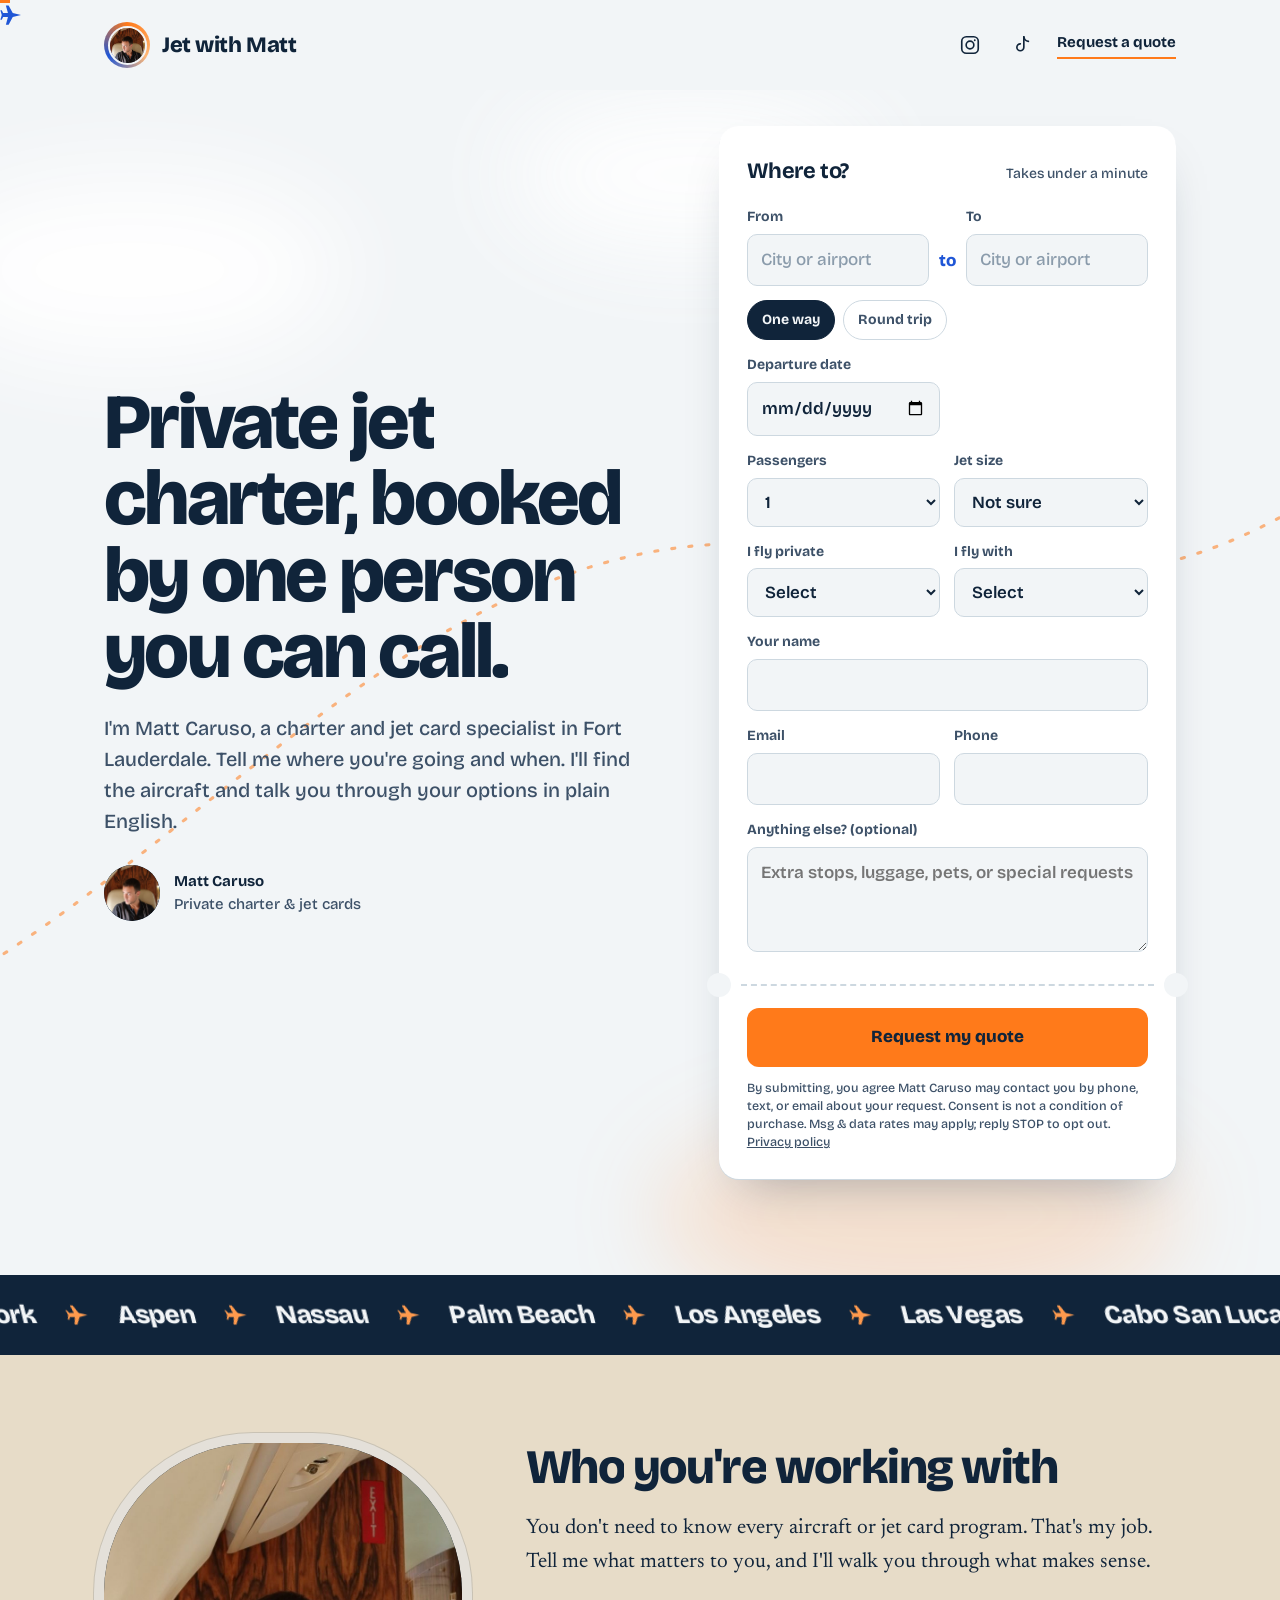
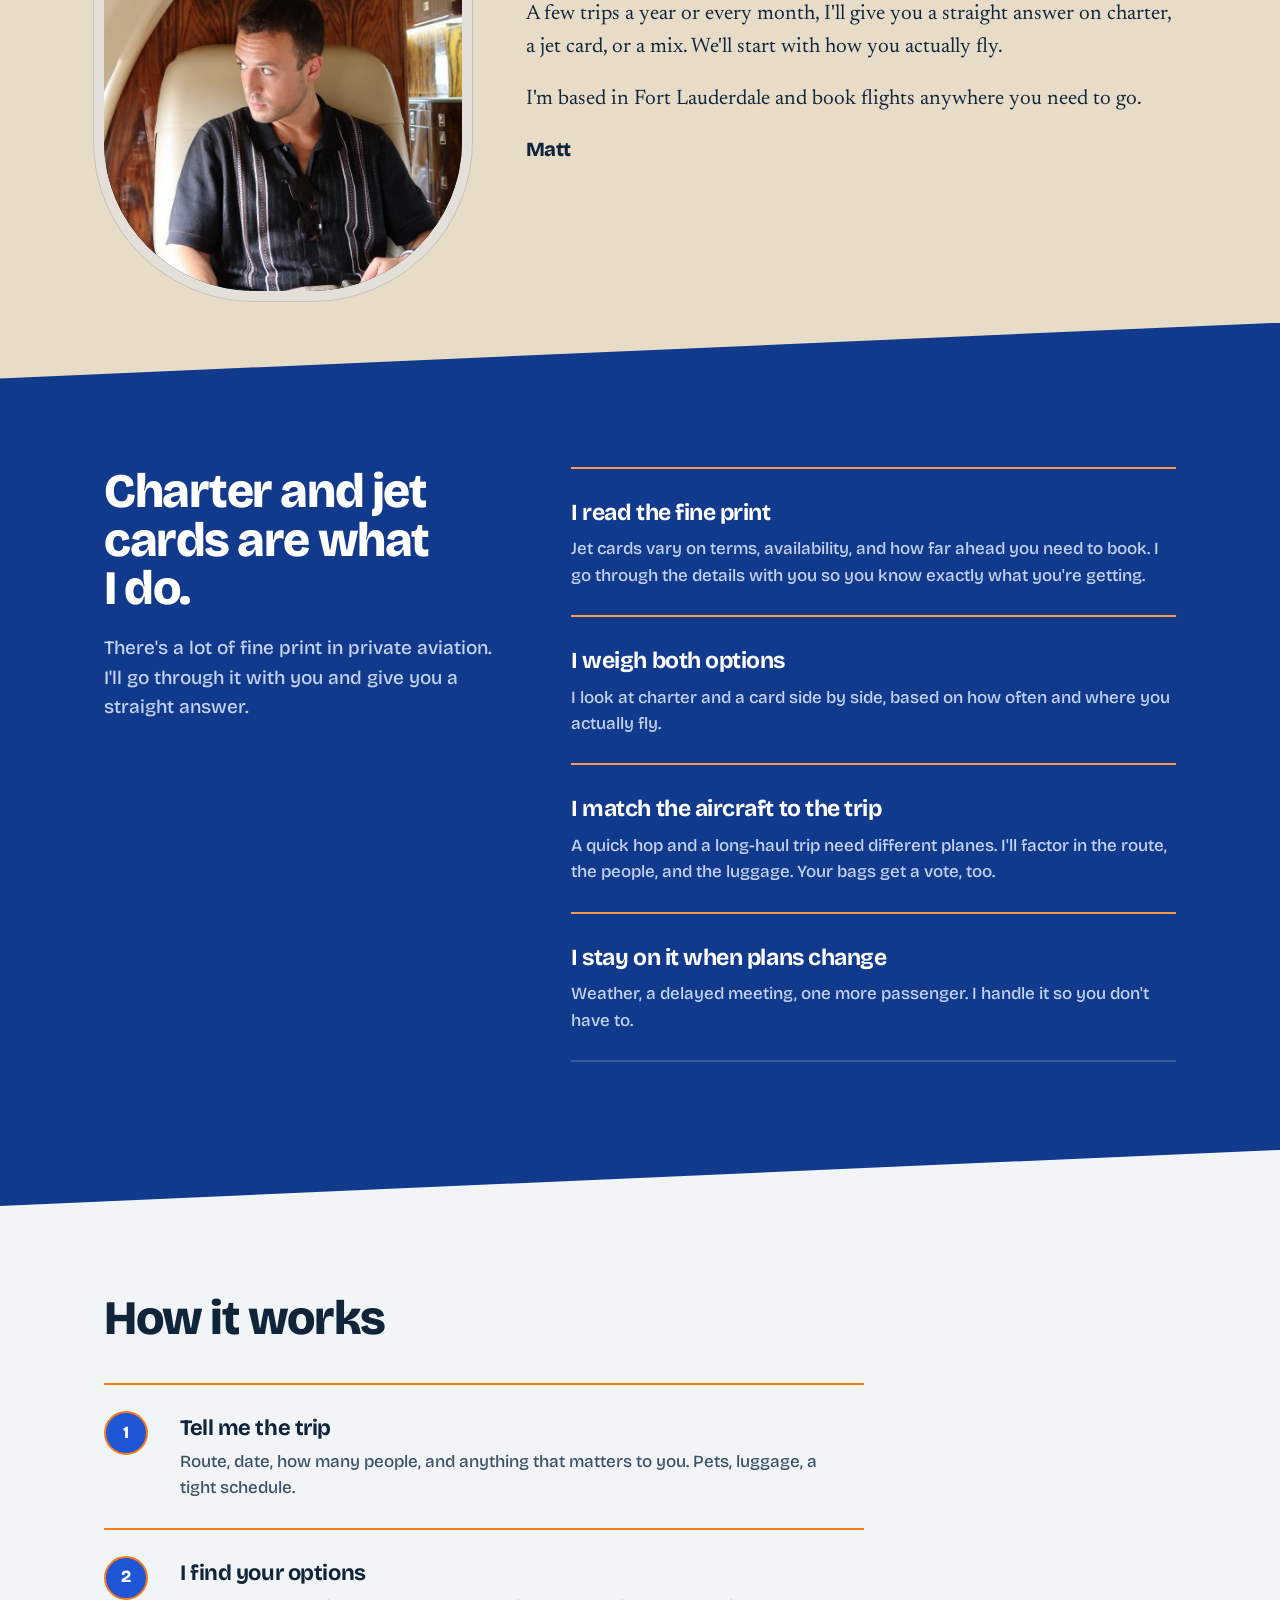
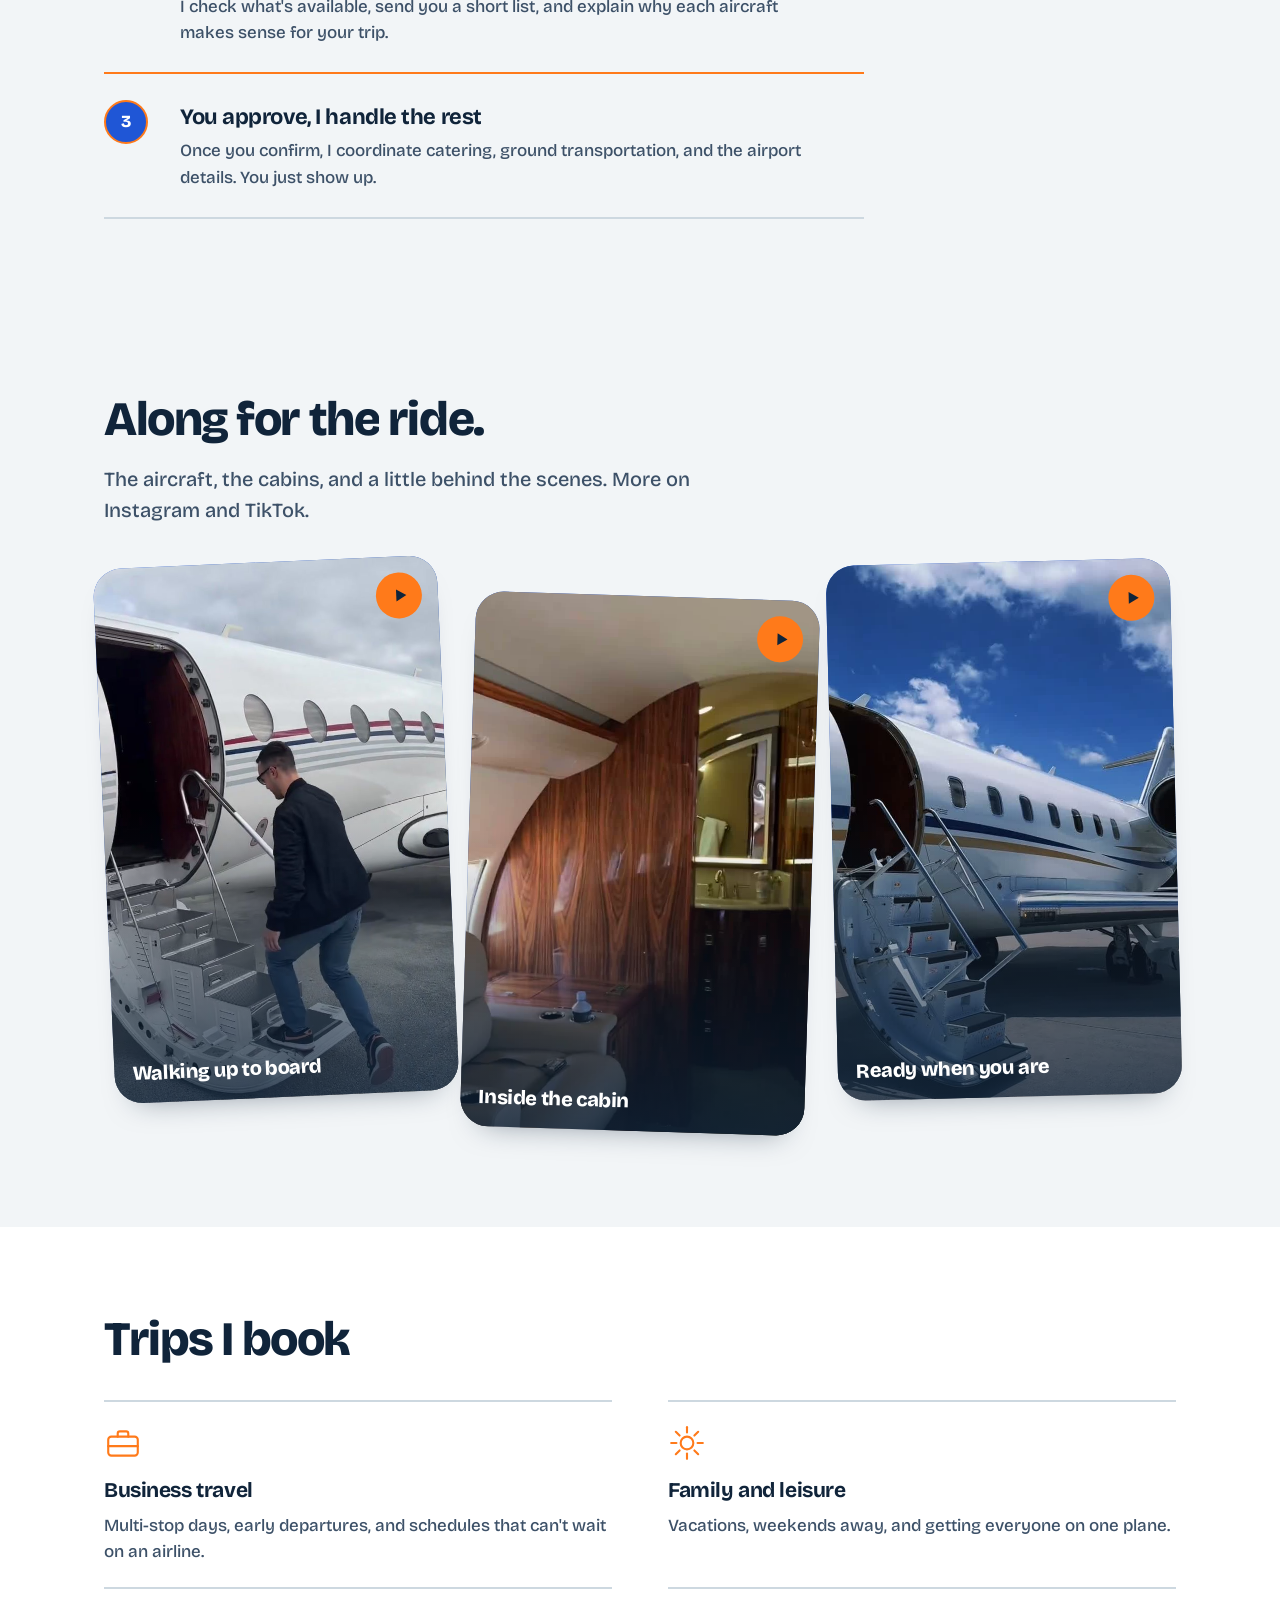
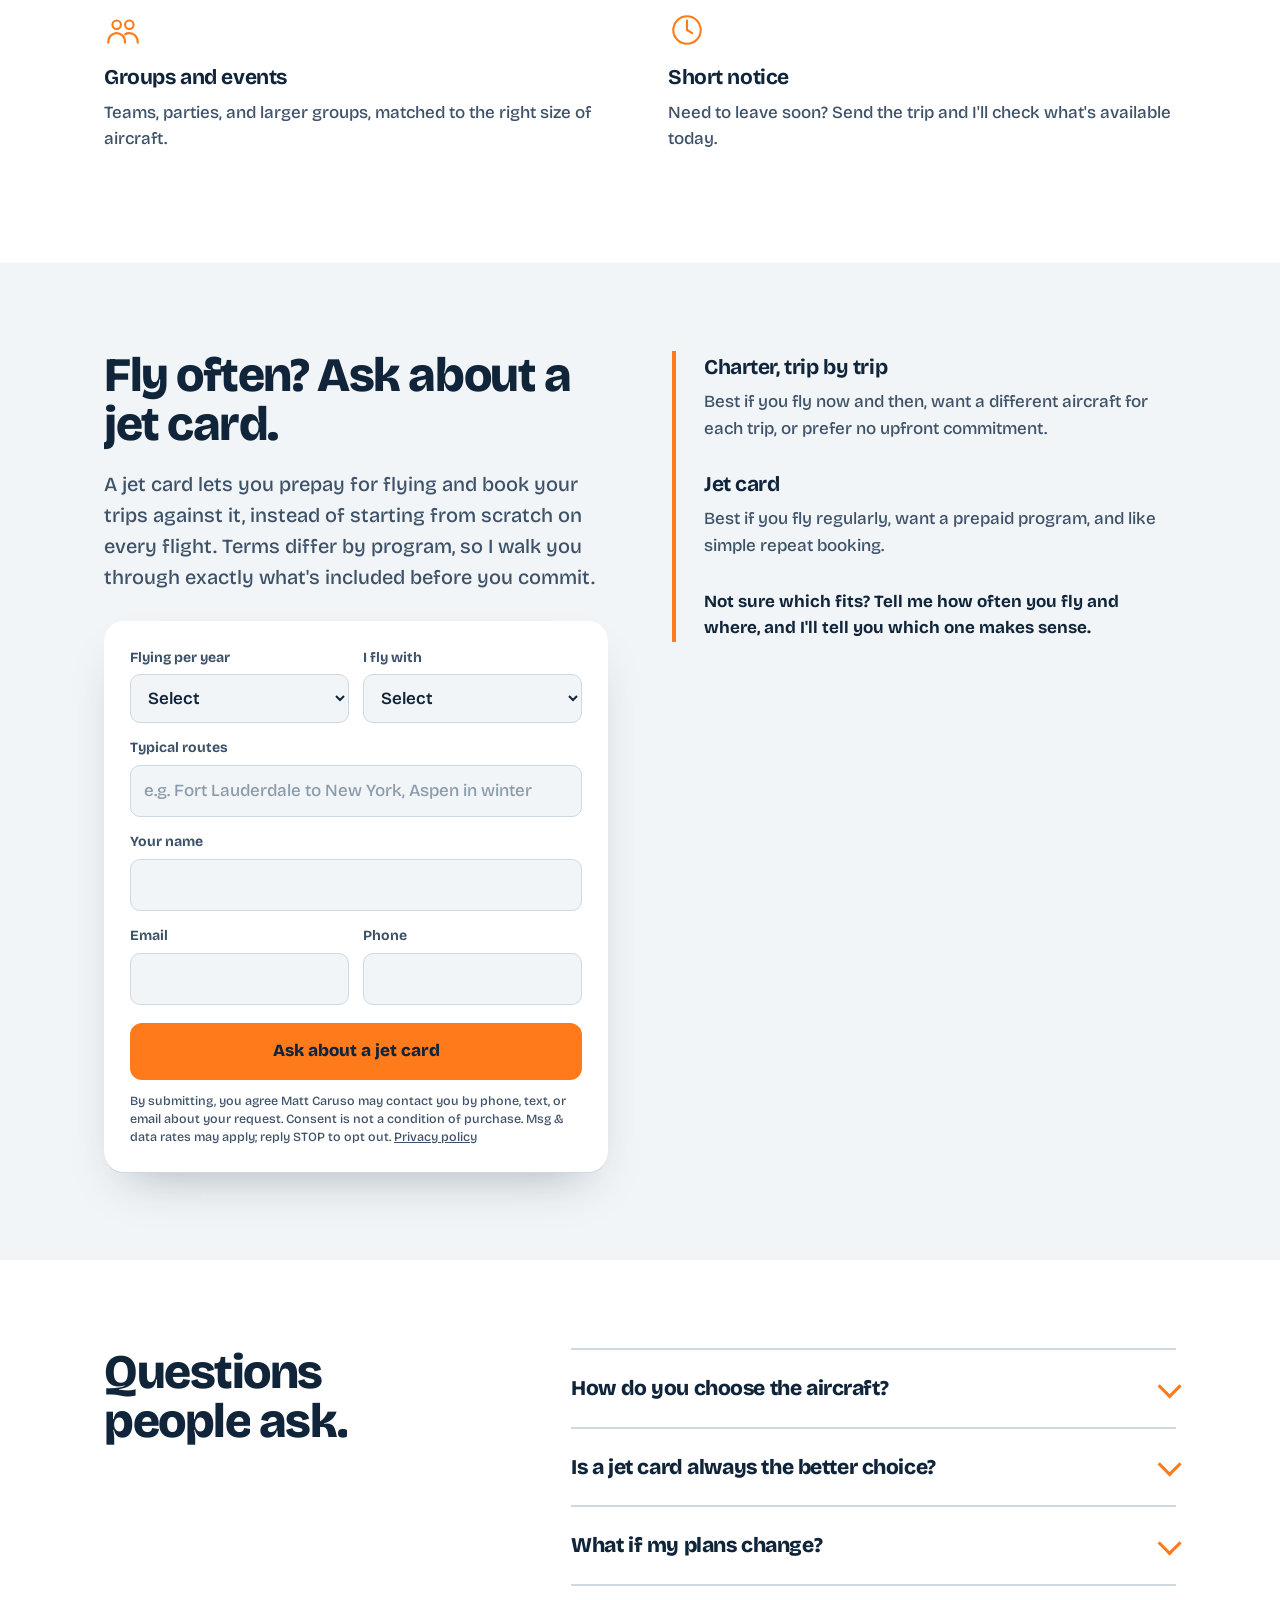
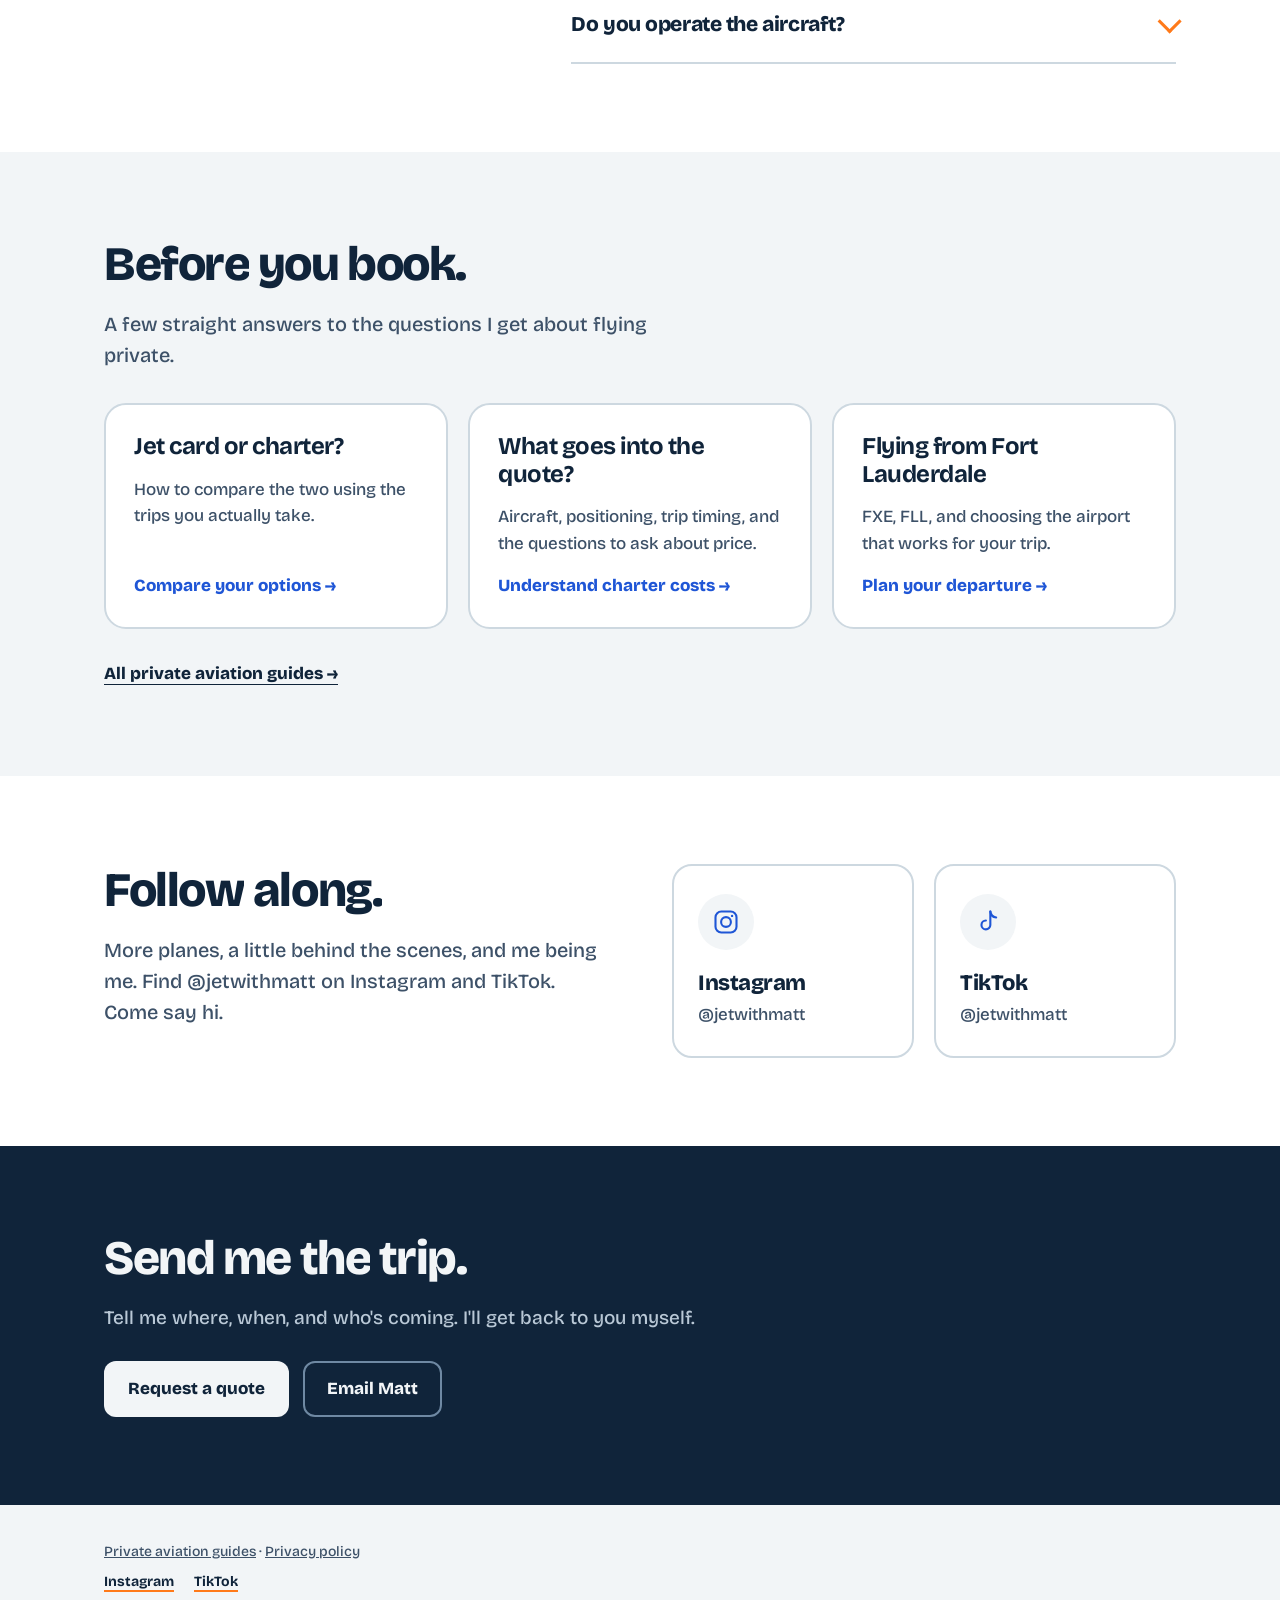
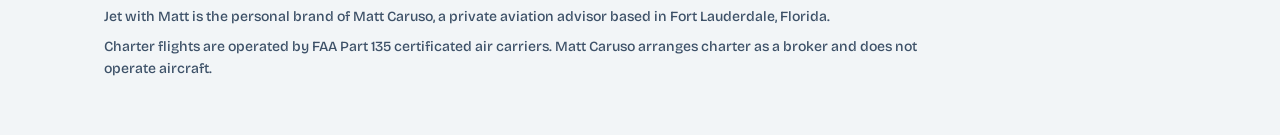
<file: index.html>
<!DOCTYPE html>
<html lang="en">
<head>
<meta charset="utf-8">
<meta name="viewport" content="width=device-width, initial-scale=1">
<title>Private Jet Charter &amp; Jet Cards | Jet With Matt, Fort Lauderdale</title>
<meta name="description" content="Private jet charter and jet cards with Matt Caruso in Fort Lauderdale. Send your route and dates for aircraft options and straight answers.">
<script>document.documentElement.className += " js";</script>
<link rel="canonical" href="https://jetwithmatt.com/">
<link rel="icon" href="avatar.jpg">
<meta property="og:image" content="https://jetwithmatt.com/avatar.jpg">
<meta property="og:title" content="Private Jet Charter &amp; Jet Cards | Jet With Matt">
<meta property="og:site_name" content="Jet With Matt">
<meta property="og:description" content="Private jet charter and jet cards with Matt Caruso in Fort Lauderdale. Send your route and dates for aircraft options and straight answers.">
<meta property="og:image:alt" content="Matt Caruso, private jet charter and jet card specialist">
<meta property="og:image:width" content="480">
<meta property="og:image:height" content="480">
<meta name="twitter:card" content="summary">
<meta name="twitter:title" content="Private Jet Charter &amp; Jet Cards | Jet With Matt">
<meta name="twitter:description" content="Private jet charter and jet cards with Matt Caruso in Fort Lauderdale. Send your route and dates for aircraft options and straight answers.">
<meta name="twitter:image" content="https://jetwithmatt.com/avatar.jpg">
<meta property="og:url" content="https://jetwithmatt.com/">
<meta property="og:type" content="website">
<link rel="preconnect" href="https://fonts.googleapis.com">
<link rel="preconnect" href="https://fonts.gstatic.com" crossorigin>
<link href="https://fonts.googleapis.com/css2?family=Bricolage+Grotesque:opsz,wght@12..96,500;12..96,700;12..96,800&family=Newsreader:ital,opsz,wght@0,6..72,400;0,6..72,500;1,6..72,400&display=swap" rel="stylesheet">
<script type="application/ld+json">
{
  "@context": "https://schema.org",
  "@graph": [
    {
      "@type": "Person",
      "@id": "https://jetwithmatt.com/#matt",
      "name": "Matt Caruso",
      "jobTitle": "Private jet charter and jet card specialist",
      "url": "https://jetwithmatt.com/#about",
      "image": "https://jetwithmatt.com/avatar.jpg",
      "sameAs": [
        "https://www.instagram.com/jetwithmatt/",
        "https://www.tiktok.com/@jetwithmatt"
      ],
      "homeLocation": {
        "@type": "Place",
        "name": "Fort Lauderdale, Florida"
      },
      "knowsAbout": [
        "Private jet charter",
        "Jet cards",
        "Charter brokerage"
      ]
    },
    {
      "@type": "WebSite",
      "@id": "https://jetwithmatt.com/#website",
      "url": "https://jetwithmatt.com/",
      "name": "Jet With Matt",
      "alternateName": "Jet with Matt",
      "publisher": {
        "@id": "https://jetwithmatt.com/#matt"
      }
    },
    {
      "@type": "WebPage",
      "@id": "https://jetwithmatt.com/#webpage",
      "url": "https://jetwithmatt.com/",
      "name": "Private Jet Charter & Jet Cards | Jet With Matt, Fort Lauderdale",
      "description": "Private jet charter and jet cards with Matt Caruso in Fort Lauderdale. Send your route and dates for aircraft options and straight answers.",
      "isPartOf": {
        "@id": "https://jetwithmatt.com/#website"
      },
      "about": {
        "@id": "https://jetwithmatt.com/#matt"
      }
    },
    {
      "@type": "Service",
      "@id": "https://jetwithmatt.com/#charter-service",
      "name": "Private jet charter brokerage",
      "serviceType": "Private jet charter brokerage",
      "provider": {
        "@id": "https://jetwithmatt.com/#matt"
      },
      "areaServed": {
        "@type": "Place",
        "name": "Fort Lauderdale and South Florida"
      },
      "url": "https://jetwithmatt.com/#quote"
    },
    {
      "@type": "Service",
      "@id": "https://jetwithmatt.com/#jet-card-service",
      "name": "Jet card guidance",
      "serviceType": "Jet card program guidance",
      "provider": {
        "@id": "https://jetwithmatt.com/#matt"
      },
      "url": "https://jetwithmatt.com/#jet-cards"
    }
  ]
}
</script>
<style>
:root {
  --paper: #f2f5f7;
  --ink: #10243a;
  --ink-soft: #3d5168;
  --orange: #ff7a1a;
  --blue: #1f56d6;
  --sand: #e7dcc8;
  --white: #ffffff;
  --line: #cdd8e0;
  --display: "Bricolage Grotesque", "Helvetica Neue", Arial, sans-serif;
  --serif: "Newsreader", Georgia, "Times New Roman", serif;
}
@media (prefers-color-scheme: dark) {
  :root:not([data-theme="light"]) {
    --paper: #0c1a2a;
    --ink: #eaf0f5;
    --ink-soft: #a9b9c8;
    --orange: #ff9447;
    --blue: #8fb4ff;
    --sand: #2a3a4a;
    --white: #14283d;
    --line: #26394d;
  }
}
* { box-sizing: border-box; }
[hidden] { display: none !important; }
html { scroll-behavior: smooth; }
body {
  margin: 0;
  background: var(--paper);
  color: var(--ink);
  font-family: var(--display);
  font-weight: 500;
  font-size: 17px;
  line-height: 1.55;
  -webkit-font-smoothing: antialiased;
}
a { color: inherit; }
:focus-visible { outline: 3px solid var(--blue); outline-offset: 3px; border-radius: 4px; }
.wrap { max-width: 1120px; margin: 0 auto; padding: 0 24px; }

/* Header */
header.top { padding: 22px 0; position: relative; z-index: 3; }
header.top .wrap { display: flex; align-items: center; justify-content: space-between; gap: 16px; }
.mark { font-weight: 800; font-size: 22px; letter-spacing: -0.02em; text-decoration: none; }
.top-link {
  font-size: 15px; font-weight: 700; text-decoration: none;
  border-bottom: 2px solid var(--orange); padding-bottom: 2px;
}

/* Hero */
.hero { position: relative; padding: 36px 0 96px; overflow: hidden; }
.path { position: absolute; inset: 0; width: 100%; height: 100%; z-index: 0; pointer-events: none; }
.path path {
  fill: none; stroke: var(--orange); stroke-width: 2; stroke-dasharray: 2 9; stroke-linecap: round;
  opacity: .55;
}
.path circle { fill: var(--orange); }
.hero-grid {
  position: relative; z-index: 1;
  display: grid; grid-template-columns: 1.1fr .9fr; gap: 56px; align-items: center;
}
h1 {
  font-size: clamp(40px, 6.2vw, 78px);
  line-height: .98; letter-spacing: -0.035em; font-weight: 800;
  margin: 0 0 24px; max-width: 12ch;
}
.lede { font-size: 20px; color: var(--ink-soft); max-width: 34em; margin: 0 0 28px; }
.byline { display: flex; align-items: center; gap: 14px; font-size: 15px; color: var(--ink-soft); }
.byline strong { color: var(--ink); }
.dot-avatar {
  width: 46px; height: 46px; border-radius: 50%; background: var(--ink); color: var(--paper);
  display: grid; place-items: center; font-weight: 800; font-size: 16px; flex: none;
}

/* Boarding pass quote form */
.pass {
  background: var(--white); border-radius: 20px; position: relative;
  box-shadow: 0 1px 0 var(--line), 0 24px 48px -24px rgba(16,36,58,.35);
}
.pass-main { padding: 28px 28px 24px; }
.pass-head { display: flex; justify-content: space-between; align-items: baseline; margin-bottom: 18px; }
.pass-head h2 { margin: 0; font-size: 22px; letter-spacing: -0.02em; }
.pass-head span { font-size: 14px; color: var(--ink-soft); }
.route { display: grid; grid-template-columns: 1fr auto 1fr; gap: 10px; align-items: end; }
.route .swap { padding-bottom: 12px; color: var(--blue); font-weight: 800; }
.row { display: grid; grid-template-columns: 1fr 1fr; gap: 14px; margin-top: 14px; }
label { display: block; font-size: 14px; font-weight: 700; margin-bottom: 6px; color: var(--ink-soft); }
input, select, textarea {
  width: 100%; font: inherit; font-weight: 600; color: var(--ink);
  background: var(--paper); border: 1.5px solid var(--line); border-radius: 10px;
  padding: 12px 13px; min-height: 48px;
}
input::placeholder { color: #8a9bab; font-weight: 500; }
input:focus, select:focus, textarea:focus { border-color: var(--blue); outline: none; box-shadow: 0 0 0 3px rgba(31,86,214,.24); }
.tear {
  position: relative; height: 0; border-top: 2px dashed var(--line); margin: 0 22px;
}
.tear::before, .tear::after {
  content: ""; position: absolute; top: -13px; width: 24px; height: 24px; border-radius: 50%;
  background: var(--paper);
}
.tear::before { left: -34px; }
.tear::after { right: -34px; }
.pass-stub { padding: 22px 28px 28px; }
.btn {
  width: 100%; border: 0; cursor: pointer; font: inherit; font-weight: 800; font-size: 17px;
  background: var(--orange); color: #10243a; padding: 16px 20px; border-radius: 12px;
  transition: background .15s ease;
}
.btn:disabled { opacity: .65; cursor: wait; }
textarea { resize: vertical; min-height: 92px; }
.btn:hover { background: var(--blue); color: #fff; }
.fine { font-size: 13.5px; color: var(--ink-soft); margin: 12px 0 0; }
.status { margin: 12px 0 0; font-size: 15px; font-weight: 700; color: var(--blue); }
.status[hidden] { display: none; }
.err { color: #b3261e; }
.chips { border: 0; padding: 0; margin: 14px 0 0; display: flex; gap: 8px; }
.chips label { margin: 0; cursor: pointer; }
.chips input { position: absolute; opacity: 0; width: 1px; height: 1px; min-height: 0; }
.chips span { display: inline-block; padding: 8px 14px; border-radius: 999px; border: 1.5px solid var(--line); font-weight: 700; font-size: 14px; color: var(--ink-soft); }
.chips input:checked + span { background: var(--ink); border-color: var(--ink); color: var(--paper); }
.chips input:focus-visible + span { box-shadow: 0 0 0 3px rgba(31,86,214,.24); }
.row > [hidden], .row[hidden] { display: none; }
.consent { font-size: 12.5px; line-height: 1.45; }
.consent a { color: inherit; }
.jc-form { background: var(--white); border-radius: 20px; padding: 26px; box-shadow: 0 1px 0 var(--line), 0 24px 48px -24px rgba(16,36,58,.35); max-width: 560px; }
.jc-form .jc-btn { border: 0; cursor: pointer; font: inherit; font-weight: 800; font-size: 17px; width: 100%; margin-top: 18px; }
.jc-form .jc-btn:disabled { opacity: .65; cursor: wait; }
@media (max-width: 480px) { .row { grid-template-columns: 1fr; } .jc-form { padding: 20px; } }

/* Sections */
section { padding: 88px 0; }
h2.big { font-size: clamp(30px, 4vw, 48px); line-height: 1.02; letter-spacing: -0.03em; font-weight: 800; margin: 0 0 20px; }

.about { background: var(--sand); }
.about-grid { display: grid; grid-template-columns: .55fr 1fr; gap: 64px; align-items: start; }
.portrait {
  aspect-ratio: 4 / 5; border-radius: 16px; background: var(--ink); position: relative; overflow: hidden;
  display: grid; place-items: center; color: var(--paper);
}
.portrait .initials { font-size: 96px; font-weight: 800; letter-spacing: -0.04em; }
.portrait img { position: absolute; inset: 0; width: 100%; height: 100%; object-fit: cover; }
.letter p { font-family: var(--serif); font-weight: 400; font-size: 21px; line-height: 1.6; margin: 0 0 18px; max-width: 34em; }
.sign { font-weight: 800; font-size: 20px; letter-spacing: -0.02em; margin-top: 8px; }

.steps { list-style: none; margin: 40px 0 0; padding: 0; display: grid; gap: 0; max-width: 760px; }
.steps li { display: grid; grid-template-columns: 56px 1fr; gap: 20px; padding: 26px 0; border-top: 2px solid var(--line); }
.steps li:last-child { border-bottom: 2px solid var(--line); }
.steps .n {
  width: 44px; height: 44px; border-radius: 50%; border: 2px solid var(--orange); color: var(--blue);
  display: grid; place-items: center; font-weight: 800;
}
.steps h3 { margin: 0 0 4px; font-size: 22px; letter-spacing: -0.02em; }
.steps p { margin: 0; color: var(--ink-soft); max-width: 38em; }

.trips { background: var(--white); }
.trip-list { display: grid; grid-template-columns: 1fr 1fr; gap: 0 56px; margin-top: 36px; }
.trip-list div { padding: 22px 0; border-top: 2px solid var(--line); }
.trip-list h3 { margin: 0 0 6px; font-size: 21px; letter-spacing: -0.02em; }
.trip-list p { margin: 0; color: var(--ink-soft); }

.jc-grid { display: grid; grid-template-columns: 1fr 1fr; gap: 64px; align-items: start; }
.jc-lede { font-size: 20px; color: var(--ink-soft); max-width: 30em; margin: 0 0 28px; }
.jc-btn {
  display: inline-block; text-decoration: none; font-weight: 800; padding: 15px 24px; border-radius: 12px;
  background: var(--orange); color: #10243a; transition: background .15s ease;
}
.jc-btn:hover { background: var(--blue); color: #fff; }
.compare { position: relative; padding-left: 32px; }
.compare::before {
  content: ""; position: absolute; left: 0; top: 0; bottom: 0; width: 4px; background: var(--orange);
  transform-origin: top; transition: transform 1s cubic-bezier(.5,.1,.2,1);
}
.js .compare:not(.in)::before { transform: scaleY(0); }
.compare h3 { margin: 0 0 6px; font-size: 21px; letter-spacing: -0.02em; }
.compare p { margin: 0; color: var(--ink-soft); }
.compare > div { padding-bottom: 26px; }
.compare .compare-note { color: var(--ink); font-weight: 700; padding-top: 4px; }
@media (max-width: 900px) { .jc-grid { grid-template-columns: 1fr; gap: 36px; } }

.cta { background: #10243a; color: #f2f5f7; }
.cta h2.big { color: #f2f5f7; max-width: 14ch; }
.cta p { color: #b9c8d6; max-width: 32em; font-size: 19px; }
.cta .actions { display: flex; flex-wrap: wrap; gap: 14px; margin-top: 28px; }
.cta .btn-light {
  display: inline-block; text-decoration: none; font-weight: 800; padding: 15px 24px; border-radius: 12px;
  background: #f2f5f7; color: #10243a;
}
.cta .btn-line {
  display: inline-block; text-decoration: none; font-weight: 800; padding: 13px 22px; border-radius: 12px;
  border: 2px solid #6f89a3; color: #f2f5f7;
}
.cta .btn-light:hover { background: #fff; color: #10243a; }
.cta .btn-line:hover { border-color: #f2f5f7; }

footer { padding: 36px 0 48px; font-size: 14px; color: var(--ink-soft); background: var(--paper); }
footer p { margin: 0 0 8px; max-width: 60em; }

/* One orchestrated moment: the flight path draws once on load */
.path path { stroke-dasharray: none; }
.path .draw { stroke-dasharray: 2 9; }
.path .mask-path { stroke: #fff; stroke-width: 10; opacity: 1; }
@media (prefers-reduced-motion: no-preference) {
  .path .mask-path { stroke-dasharray: 1; stroke-dashoffset: 1; animation: fly 2.4s .2s cubic-bezier(.5,.1,.2,1) forwards; }
  .path .end { opacity: 0; animation: land .4s 2.3s forwards; }
}
@keyframes fly { to { stroke-dashoffset: 0; } }
@keyframes land { to { opacity: 1; } }

/* Expertise band */
.expertise { background: #123a8c; color: #eef3ff; }
.exp-grid { display: grid; grid-template-columns: .8fr 1.2fr; gap: 64px; align-items: start; }
.expertise h2.big { color: #fff; max-width: 11ch; }
.exp-lede { color: #c3d3f5; font-size: 19px; max-width: 26em; margin: 0; }
.exp-item { position: relative; padding: 26px 0; border-top: 2px solid rgba(255,255,255,.16); }
.exp-item:last-child { border-bottom: 2px solid rgba(255,255,255,.16); }
.exp-item::before {
  content: ""; position: absolute; left: 0; right: 0; top: -2px; height: 2px; background: #ff9a4d;
  transform-origin: left; transition: transform 1s cubic-bezier(.5,.1,.2,1) .15s;
}
.js .exp-item:not(.in)::before { transform: scaleX(0); }
.exp-item h3 { margin: 0 0 6px; font-size: 23px; letter-spacing: -0.02em; color: #fff; }
.exp-item p { margin: 0; color: #c3d3f5; max-width: 36em; }

/* Plane and stamp */
.path .plane path { fill: var(--blue); stroke: none; opacity: 1; }
.stamp {
  position: absolute; right: 22px; top: 18px; z-index: 2; pointer-events: none;
  border: 3px solid var(--blue); color: var(--blue); background: var(--white);
  font-weight: 800; font-size: 18px; padding: 6px 12px; border-radius: 8px;
  opacity: 0; transform: rotate(-8deg);
}
.stamp.show { animation: stamp .5s cubic-bezier(.2,1.5,.4,1) forwards; }
@keyframes stamp {
  0% { opacity: 0; transform: rotate(-14deg) scale(2.4); }
  100% { opacity: 1; transform: rotate(-8deg) scale(1); }
}

/* Hover motion that answers the person's action */
.btn, .jc-btn, .cta .btn-light, .cta .btn-line { transition: background .15s ease, transform .15s ease, border-color .15s ease; }
.btn:hover, .jc-btn:hover, .cta .btn-light:hover, .cta .btn-line:hover { transform: translateY(-2px); }
.trip-list div { transition: border-color .3s ease; }
.trip-list div:hover { border-color: var(--orange); }
.compare > div { transition: transform .3s ease; }
.compare > div:hover { transform: translateX(6px); }
.pass { transition: transform .4s cubic-bezier(.2,.7,.2,1), box-shadow .4s ease; }
.pass:hover { transform: translateY(-4px); }

/* Scroll reveals: stagger within each group, keep every section readable. */
.motion-ready .reveal {
  opacity: 0; transform: translate3d(0, 44px, 0);
  transition: opacity .7s ease, transform .95s cubic-bezier(.16,1,.3,1);
  transition-delay: calc(var(--d, 0) * 85ms);
}
.motion-ready .reveal.in { opacity: 1; transform: none; }
.motion-ready .exp-item.reveal { transform: translate3d(42px, 16px, 0); }
.motion-ready .portrait.reveal { transform: translate3d(-40px, 28px, 0) scale(.94); }
.motion-ready .exp-item.reveal.in, .motion-ready .portrait.reveal.in { transform: none; }
.motion-ready .exp-item.reveal.in:hover { transform: translateX(10px); }
.motion-ready .shot.reveal { transform: translate3d(0, 64px, 0) rotate(calc(var(--r, 0deg) * 1.6)) scale(.94); }
.motion-ready .shot.reveal.in { transform: rotate(var(--r, 0deg)); }
.motion-ready .shot.reveal.in:hover { transform: rotate(0deg) scale(1.04); }
.motion-ready .tile.reveal.in:hover { transform: translateY(-6px); }
.motion-ready .qa details.reveal { transform: translate3d(24px, 20px, 0); }
.motion-ready .qa details.reveal.in { transform: none; }
@media (prefers-reduced-motion: no-preference) {
  .portrait img, .shot img { translate: 0 var(--scroll-drift, 0px); scale: 1.08; }
  .steps li { position: relative; }
  .steps li::before {
    content: ""; position: absolute; top: -2px; left: 0; right: 0; height: 2px;
    background: var(--orange); transform: scaleX(0); transform-origin: left;
    transition: transform 1s cubic-bezier(.16,1,.3,1) .15s;
  }
  .steps li.in::before { transform: scaleX(1); }
}
@media (max-width: 600px) {
  .motion-ready .reveal { transform: translate3d(0, 30px, 0); }
  .motion-ready .exp-item.reveal, .motion-ready .qa details.reveal { transform: translate3d(0, 30px, 0); }
  .motion-ready .reveal.in { transform: none; }
  .motion-ready .shot.reveal.in { transform: rotate(var(--r, 0deg)); }
}
.steps .n { transition: background .4s ease .3s, color .4s ease .3s; }
.steps li.in .n { background: var(--blue); color: #fff; animation: pop .6s .3s cubic-bezier(.3,1.6,.5,1); }
@keyframes pop { 0% { transform: scale(1); } 50% { transform: scale(1.22); } 100% { transform: scale(1); } }

/* Hero entrance: headline words rise, then the rest settles in */
.w { display: inline-block; overflow: hidden; vertical-align: top; padding-bottom: .12em; margin-bottom: -.12em; }
.w > span { display: inline-block; transform: translateY(110%); animation: rise .8s cubic-bezier(.2,.7,.2,1) forwards; animation-delay: calc(var(--i) * 70ms + 150ms); }
@keyframes rise { to { transform: none; } }
@keyframes settle { from { opacity: 0; transform: translateY(24px); } to { opacity: 1; transform: none; } }
@media (prefers-reduced-motion: no-preference) {
  .lede, .byline { animation: settle .8s 1s cubic-bezier(.2,.7,.2,1) backwards; }
  .byline { animation-delay: 1.15s; }
  .pass { animation: settle 1s 1.2s cubic-bezier(.2,.7,.2,1) backwards, bob 7s ease-in-out 2.4s infinite; }
}
@media (prefers-reduced-motion: reduce) {
  .plane { display: none; }
  .motion-ready .reveal, .motion-ready .exp-item.reveal, .motion-ready .portrait.reveal,
  .motion-ready .shot.reveal, .motion-ready .qa details.reveal { opacity: 1; transform: none; transition: none; }
  .js .compare:not(.in)::before, .js .exp-item:not(.in)::before { transform: none; }
  .w > span { transform: none; animation: none; }
  .stamp.show { animation: none; opacity: 1; }
  .steps li.in .n { animation: none; }
  .pass:hover, .btn:hover, .jc-btn:hover, .compare > div:hover { transform: none; }
}


/* More flare */
.flightbar { position: fixed; top: 0; left: 0; right: 0; height: 3px; z-index: 60; pointer-events: none; }
.fb-line { height: 100%; width: calc(var(--p, 0) * (100% - 20px) + 10px); background: var(--orange); }
.fb-plane { position: absolute; top: 15px; left: calc(var(--p, 0) * (100% - 20px) + 10px); width: 22px; height: 22px; transform: translate(-50%, -50%); color: var(--blue); }

.sky { position: absolute; inset: 0; z-index: 0; pointer-events: none; }
.sky i { position: absolute; border-radius: 50%; filter: blur(46px); animation: drift 22s ease-in-out infinite alternate; }
.sky i:nth-child(1) { width: 420px; height: 180px; left: -80px; top: 90px; background: var(--white); opacity: .95; }
.sky i:nth-child(2) { width: 520px; height: 200px; right: 8%; bottom: -40px; background: rgba(255,140,50,.20); animation-duration: 28s; animation-delay: -6s; }
.sky i:nth-child(3) { width: 360px; height: 150px; left: 40%; top: 10px; background: var(--white); opacity: .9; animation-duration: 25s; animation-delay: -12s; }
@keyframes drift { from { transform: translateX(-40px); } to { transform: translateX(70px); } }

.strip { background: #10243a; color: #f2f5f7; overflow: hidden; white-space: nowrap; padding: 20px 0; }
.track { display: inline-flex; animation: marq 55s linear infinite; }
.strip:hover .track { animation-play-state: paused; }
.track ul { display: flex; flex: none; list-style: none; margin: 0; padding: 0; }
.track li { display: flex; align-items: center; font-weight: 800; font-size: 26px; letter-spacing: -0.02em; }
.track li svg { width: 22px; height: 22px; margin: 0 30px; color: #ff9a4d; }
@keyframes marq { to { transform: translateX(-50%); } }

.portrait { border-radius: 150px; box-shadow: 0 0 0 10px rgba(255,255,255,.5), 0 0 0 11px rgba(16,36,58,.14); }
.portrait::after {
  content: ""; position: absolute; inset: 0; background: #d3c7ae; z-index: 2;
  transform: scaleY(0); transform-origin: top; transition: transform 1.2s cubic-bezier(.6,.05,.2,1) .35s;
}
.js .portrait:not(.in)::after { transform: scaleY(1); }

.ico { width: 38px; height: 38px; margin-bottom: 12px; display: block; }
.ico * { fill: none; stroke: var(--orange); stroke-width: 2; stroke-linecap: round; stroke-linejoin: round; stroke-dasharray: 1; transition: stroke-dashoffset 1.1s cubic-bezier(.5,.1,.2,1) .2s; }
.js .trip-list > div:not(.in) .ico * { stroke-dashoffset: 1; }

.expertise { --cut: 56px; margin-top: calc(var(--cut) * -1); padding: calc(var(--cut) + 88px) 0; clip-path: polygon(0 var(--cut), 100% 0, 100% calc(100% - var(--cut)), 0 100%); }

.cta { position: relative; overflow: hidden; }
.cta .wrap { position: relative; z-index: 1; }
.streak { position: absolute; left: 0; width: 38%; height: 2px; opacity: 0; transform: rotate(-10deg);
  background: linear-gradient(90deg, transparent, rgba(255,255,255,.5), transparent); }
@media (prefers-reduced-motion: no-preference) {
  .streak { animation: streak var(--t, 10s) linear var(--dl, 0s) infinite; }
}
@keyframes streak { 0% { transform: translateX(-60%) rotate(-10deg); opacity: 0; } 15% { opacity: 1; } 85% { opacity: 1; } 100% { transform: translateX(300%) rotate(-10deg); opacity: 0; } }

.pass { transform-style: preserve-3d; }

@media (prefers-reduced-motion: reduce) {
  .sky i, .track { animation: none; }
  .track { flex-wrap: wrap; }
  .js .trip-list > div:not(.in) .ico * { stroke-dashoffset: 0; }
  .js .portrait:not(.in)::after { transform: scaleY(0); }
}
@media (max-width: 900px) {
  .expertise { --cut: 32px; }
  .portrait { border-radius: 120px; }
}
@media (max-width: 480px) {
  .track li { font-size: 21px; }
}


/* Even more motion */
.top-actions { display: flex; align-items: center; gap: 18px; }
.soc-link { display: grid; place-items: center; width: 34px; height: 34px; border-radius: 50%; color: var(--ink); transition: background .2s ease, color .2s ease, transform .2s ease; }
.soc-link:hover { background: var(--ink); color: var(--paper); transform: rotate(-8deg) scale(1.08); }
.soc { width: 22px; height: 22px; fill: none; stroke: currentColor; stroke-width: 1.8; stroke-linecap: round; stroke-linejoin: round; }
.soc .dot { fill: currentColor; stroke: none; }

.cursor-plane { position: fixed; top: 0; left: 0; width: 26px; height: 26px; z-index: 70; pointer-events: none; color: var(--blue); opacity: 0; transition: opacity .3s ease; will-change: transform; }
.cursor-plane.on { opacity: .9; }

.hero .sky { transform: translateY(calc(var(--py, 0) * -0.18px)); }
.hero .path { transform: translateY(calc(var(--py, 0) * 0.12px)); }

.follow { background: var(--white); }
.follow-grid { display: grid; grid-template-columns: 1fr 1fr; gap: 64px; align-items: center; }
.tiles { display: grid; grid-template-columns: 1fr 1fr; gap: 20px; }
.tile {
  display: grid; gap: 2px; padding: 28px 24px; border: 2px solid var(--line); border-radius: 20px; text-decoration: none;
  transition: background .3s ease, color .3s ease, border-color .3s ease, transform .3s cubic-bezier(.2,.7,.2,1);
}
.tile-ico { display: grid; place-items: center; width: 56px; height: 56px; border-radius: 50%; background: var(--paper); color: var(--blue); margin-bottom: 14px; transition: transform .5s cubic-bezier(.3,1.6,.5,1), background .3s ease, color .3s ease; }
.tile-ico .soc { width: 28px; height: 28px; }
.tile .tn { font-weight: 800; font-size: 22px; letter-spacing: -0.02em; }
.tile .th { color: var(--ink-soft); transition: color .3s ease; }
.tile:hover { background: #10243a; color: #f2f5f7; border-color: #10243a; transform: translateY(-6px); }
.tile:hover .th { color: #b9c8d6; }
.tile:hover .tile-ico { background: var(--orange); color: #fff; transform: rotate(-12deg) scale(1.15); }

.cta .jet { position: absolute; top: 34%; left: -60px; width: 46px; height: 46px; color: #ff9a4d; opacity: 0; pointer-events: none; }
@media (prefers-reduced-motion: no-preference) {
  .cta.in2 .jet { animation: cross 7s cubic-bezier(.45,.05,.3,1) forwards; }
  .btn::after {
    content: ""; position: absolute; top: 0; bottom: 0; left: -60%; width: 40%;
    background: linear-gradient(100deg, transparent, rgba(255,255,255,.3), transparent); transform: skewX(-20deg);
    animation: sheen 4.5s ease-in-out 2.6s infinite;
  }
  .ico.spin { animation: spin 30s linear infinite; }
  .ico .hand { transform-box: view-box; transform-origin: 18px 18px; animation: spin 10s linear infinite; }
}
.btn { position: relative; overflow: hidden; }
@keyframes cross {
  0% { transform: translate(0, 60px) rotate(-8deg); opacity: 0; }
  8% { opacity: 1; }
  100% { transform: translate(calc(100vw + 140px), -140px) rotate(-8deg); opacity: 1; }
}
@keyframes sheen { 0% { left: -60%; } 35%, 100% { left: 140%; } }
@keyframes spin { to { transform: rotate(360deg); } }
@keyframes bob { 0%, 100% { translate: 0 0; } 50% { translate: 0 -9px; } }

.exp-item { transition: transform .35s cubic-bezier(.2,.7,.2,1); }
.exp-item:hover { transform: translateX(10px); }
.exp-item h3 { transition: color .3s ease; }
.exp-item:hover h3 { color: #ff9a4d; }

/* Section headings: words rise as they arrive */
.js .h2w .w > span { animation: none; transform: translateY(110%); transition: transform .85s cubic-bezier(.2,.7,.2,1); transition-delay: calc(var(--i) * 70ms); }
.js .h2w.go .w > span { transform: none; }

.foot-soc { display: flex; gap: 20px; margin-bottom: 14px !important; }
.foot-soc a { font-weight: 700; color: var(--ink); text-decoration-thickness: 2px; text-underline-offset: 4px; text-decoration-color: var(--orange); }

@media (prefers-reduced-motion: reduce) {
  .cursor-plane { display: none; }
  .hero .sky, .hero .path { transform: none; }
  .js .h2w .w > span { transform: none; transition: none; }
  .tile:hover, .tile:hover .tile-ico, .soc-link:hover, .exp-item:hover { transform: none; }
}
@media (max-width: 900px) {
  .follow-grid { grid-template-columns: 1fr; gap: 36px; }
}
@media (max-width: 480px) {
  .tiles { grid-template-columns: 1fr; }
  .top-actions { gap: 8px; }
  .top-link { font-size: 14px; }
}


/* Photos */
.mark { display: inline-flex; align-items: center; gap: 12px; }
.mark-av { position: relative; width: 46px; height: 46px; border-radius: 50%; flex: none; display: grid; place-items: center; }
.mark-av::before {
  content: ""; position: absolute; inset: 0; border-radius: 50%;
  background: conic-gradient(var(--orange), #ffb877, var(--blue), var(--orange));
}
.mark-av img { position: relative; width: 39px; height: 39px; border-radius: 50%; object-fit: cover; border: 2px solid var(--paper); background: var(--paper); }
@media (prefers-reduced-motion: no-preference) { .mark-av::before { animation: spin 7s linear infinite; } }

.dot-avatar { position: relative; width: 56px; height: 56px; overflow: hidden; }
.dot-avatar img { position: absolute; inset: 0; width: 100%; height: 100%; object-fit: cover; border-radius: 50%; }

.gallery { background: var(--paper); padding-bottom: 96px; }
.shots { display: grid; grid-template-columns: repeat(auto-fit, minmax(200px, 1fr)); gap: 20px; margin-top: 36px; align-items: start; }
.shot { margin: 0; aspect-ratio: 4 / 5; border-radius: 28px; overflow: hidden; background: var(--sand); transform: rotate(var(--r, 0deg)); transition: transform .5s cubic-bezier(.2,.7,.2,1), box-shadow .5s ease; box-shadow: 0 18px 30px -22px rgba(16,36,58,.5); }
.shot:nth-child(1) { --r: -2.5deg; }
.shot:nth-child(2) { --r: 1.8deg; margin-top: 34px; }
.shot:nth-child(3) { --r: -1.4deg; }
.shot:nth-child(4) { --r: 2.4deg; margin-top: 34px; }
.shot img { width: 100%; height: 100%; object-fit: cover; display: block; transition: transform .8s cubic-bezier(.2,.7,.2,1); }
.shot:hover { transform: rotate(0deg) scale(1.04); box-shadow: 0 26px 40px -22px rgba(16,36,58,.6); }
.shot:hover img { transform: scale(1.08); }
@media (max-width: 900px) { .shots { grid-template-columns: 1fr 1fr; } }
@media (max-width: 480px) { .mark { gap: 8px; font-size: 18px; } .mark-av { width: 40px; height: 40px; } .mark-av img { width: 34px; height: 34px; } .soc-link { width: 30px; height: 30px; } }
@media (prefers-reduced-motion: reduce) { .shot:hover, .shot:hover img { transform: none; } }


/* Reel tiles */
.shot.reel { aspect-ratio: 9 / 14; position: relative; display: block; text-decoration: none; color: #fff; background: linear-gradient(160deg, #1f56d6, #10243a); }
.shot.reel img { position: absolute; inset: 0; }
.shot.reel:nth-child(1) img { object-position: 50% 40%; }
.shot.reel:nth-child(3) img { object-position: 40% 70%; }
.shot.reel::after { content: ""; position: absolute; inset: 0; background: linear-gradient(to top, rgba(16,36,58,.78), transparent 55%); }
.shot.reel .play {
  position: absolute; z-index: 2; top: 16px; right: 16px; width: 46px; height: 46px; border-radius: 50%;
  background: var(--orange); color: #10243a; display: grid; place-items: center;
  transition: transform .4s cubic-bezier(.3,1.6,.5,1);
}
.shot.reel .play svg { width: 22px; height: 22px; fill: currentColor; margin-left: 2px; }
.shot.reel:hover .play { transform: scale(1.18) rotate(-8deg); }
.shot.reel .cap { position: absolute; z-index: 2; left: 18px; right: 18px; bottom: 18px; font-weight: 800; font-size: 20px; letter-spacing: -0.02em; line-height: 1.15; }

/* FAQ */
.faq { background: var(--white); }
.faq-grid { display: grid; grid-template-columns: .8fr 1.2fr; gap: 64px; align-items: start; }
.faq h2.big { max-width: 10ch; }
.qa details { border-top: 2px solid var(--line); }
.qa details:last-child { border-bottom: 2px solid var(--line); }
.qa summary {
  list-style: none; cursor: pointer; display: flex; justify-content: space-between; align-items: center; gap: 20px;
  padding: 22px 0; font-weight: 800; font-size: 21px; letter-spacing: -0.02em;
}
.qa summary::-webkit-details-marker { display: none; }
.qa summary::after {
  content: ""; flex: none; width: 14px; height: 14px; border-right: 3px solid var(--orange); border-bottom: 3px solid var(--orange);
  transform: rotate(45deg) translateY(-3px); transition: transform .35s cubic-bezier(.3,1.4,.5,1);
}
.qa details[open] summary::after { transform: rotate(225deg) translateY(-3px); }
.qa summary:hover { color: var(--blue); }
.qa p { margin: 0; padding: 0 40px 24px 0; color: var(--ink-soft); max-width: 36em; }
@media (prefers-reduced-motion: no-preference) {
  .qa details[open] p { animation: settle .45s cubic-bezier(.2,.7,.2,1); }
}
@media (max-width: 900px) { .faq-grid { grid-template-columns: 1fr; gap: 32px; } }

@media (max-width: 900px) {
  .exp-grid { grid-template-columns: 1fr; gap: 36px; }
  .hero-grid, .about-grid { grid-template-columns: 1fr; gap: 40px; }
  .trip-list { grid-template-columns: 1fr; }
  section { padding: 64px 0; }
  .portrait { max-width: 280px; }
  h1 { max-width: 14ch; }
}
@media (max-width: 480px) {
  .pass-main, .pass-stub { padding-left: 20px; padding-right: 20px; }
  .row { grid-template-columns: 1fr; }
  .route { grid-template-columns: 1fr; }
  .route .swap { display: none; }
  .tear::before { left: -30px; } .tear::after { right: -30px; }
}

/* Client guides */
.guides { background: var(--paper); }
.guide-grid { display: grid; grid-template-columns: repeat(3, 1fr); gap: 20px; margin: 32px 0; }
.guide-card { display: flex; flex-direction: column; gap: 16px; padding: 28px; border: 2px solid var(--line); border-radius: 22px; text-decoration: none; color: var(--ink); background: var(--white); transition: transform .3s ease, border-color .3s ease; }
.guide-card:hover { transform: translateY(-5px); border-color: var(--orange); }
.guide-card h3 { margin: 0; font-size: 24px; line-height: 1.15; letter-spacing: -.02em; }
.guide-card p { margin: 0; color: var(--ink-soft); }
.guide-card .read { margin-top: auto; font-weight: 800; color: var(--blue); }
.guide-card:focus-visible, .guide-hub-link:focus-visible { outline: 3px solid var(--orange); outline-offset: 5px; }
.guide-hub-link { color: var(--ink); font-weight: 800; text-underline-offset: 5px; }
@media (max-width: 900px) { .guide-grid { grid-template-columns: 1fr; } }
@media (prefers-reduced-motion: reduce) { html { scroll-behavior: auto; } .guide-card:hover { transform: none; } }
</style>
</head>
<body>
<svg width="0" height="0" style="position:absolute" aria-hidden="true"><symbol id="plane-sym" viewBox="-16 -16 32 32"><path d="M16 0 L4 -3 L-2 -14 L-6 -14 L-3 -3 L-10 -3 L-12 -7 L-14 -7 L-12 0 L-14 7 L-12 7 L-10 3 L-3 3 L-6 14 L-2 14 L4 3 Z" fill="currentColor"/></symbol></svg>
<svg class="cursor-plane" id="cursorPlane" aria-hidden="true"><use href="#plane-sym"/></svg>
<div class="flightbar" id="flightbar" aria-hidden="true"><div class="fb-line"></div><svg class="fb-plane"><use href="#plane-sym"/></svg></div>

<header class="top">
  <div class="wrap">
    <a class="mark" href="/"><span class="mark-av"><img width="480" height="480" src="avatar.jpg" decoding="async" alt="Matt Caruso" onerror="this.parentNode.remove()"></span><span>Jet with Matt</span></a>
    <div class="top-actions">
      <a class="soc-link" href="https://www.instagram.com/jetwithmatt/" target="_blank" rel="noopener" aria-label="Jet with Matt on Instagram"><svg class="soc" viewBox="0 0 24 24" aria-hidden="true"><rect x="3" y="3" width="18" height="18" rx="5"/><circle cx="12" cy="12" r="4.2"/><circle cx="17.2" cy="6.8" r="1" class="dot"/></svg></a>
      <a class="soc-link" href="https://www.tiktok.com/@jetwithmatt" target="_blank" rel="noopener" aria-label="Jet with Matt on TikTok"><svg class="soc" viewBox="0 0 24 24" aria-hidden="true"><path d="M14 3v11.5a3.8 3.8 0 1 1-3.8-3.8"/><path d="M14 3c.4 2.9 2.2 4.8 5 5.1"/></svg></a>
      <a class="top-link" href="#quote">Request a quote</a>
    </div>
  </div>
</header>

<main>
<div class="hero">
  <div class="sky" aria-hidden="true"><i></i><i></i><i></i></div>
  <svg class="path" viewBox="0 0 1440 760" preserveAspectRatio="xMidYMid slice" aria-hidden="true">
    <defs>
      <path id="route" d="M -20 640 C 360 700, 520 220, 860 300 S 1240 90, 1470 70"/>
      <mask id="reveal" maskUnits="userSpaceOnUse" x="0" y="0" width="1440" height="760">
        <path class="mask-path" pathLength="1" d="M -20 640 C 360 700, 520 220, 860 300 S 1240 90, 1470 70" stroke="#fff" stroke-width="8" fill="none"/>
      </mask>
    </defs>
    <g mask="url(#reveal)">
      <path class="draw" d="M -20 640 C 360 700, 520 220, 860 300 S 1240 90, 1470 70"/>
    </g>
    <g class="plane" opacity="0">
      <set attributeName="opacity" to="1" begin="0.2s" fill="freeze"/>
      <animateMotion dur="2.4s" begin="0.2s" fill="freeze" rotate="auto" calcMode="spline" keyPoints="0;1" keyTimes="0;1" keySplines=".5 .1 .2 1">
        <mpath href="#route"/>
      </animateMotion>
      <g transform="scale(1.5)">
        <path d="M16 0 L4 -3 L-2 -14 L-6 -14 L-3 -3 L-10 -3 L-12 -7 L-14 -7 L-12 0 L-14 7 L-12 7 L-10 3 L-3 3 L-6 14 L-2 14 L4 3 Z"/>
      </g>
    </g>
  </svg>

  <div class="wrap hero-grid">
    <div>
      <h1>Private jet charter, booked by one person you can call.</h1>
      <p class="lede">I'm Matt Caruso, a charter and jet card specialist in Fort Lauderdale. Tell me where you're going and when. I'll find the aircraft and talk you through your options in plain English.</p>
      <div class="byline">
        <div class="dot-avatar"><span aria-hidden="true">MC</span><img width="480" height="480" src="avatar.jpg" decoding="async" alt="" onerror="this.remove()"></div>
        <div><strong>Matt Caruso</strong><br>Private charter &amp; jet cards</div>
      </div>
    </div>

    <form class="pass" id="quote" action="https://formspree.io/f/xdaboyel" method="POST">
      <input type="hidden" name="_subject" value="Jet With Matt flight request">
      <input type="hidden" name="form" value="Flight quote">
      <div class="stamp" id="stamp" aria-hidden="true">Request received</div>
      <div class="pass-main">
        <div class="pass-head"><h2>Where to?</h2><span>Takes under a minute</span></div>
        <div class="route">
          <div>
            <label for="from">From</label>
            <input id="from" name="from" placeholder="City or airport" autocomplete="off" required>
          </div>
          <div class="swap" aria-hidden="true">to</div>
          <div>
            <label for="to">To</label>
            <input id="to" name="to" placeholder="City or airport" autocomplete="off" required>
          </div>
        </div>
        <fieldset class="chips" aria-label="Trip type">
          <label><input type="radio" name="trip_type" value="One way" checked><span>One way</span></label>
          <label><input type="radio" name="trip_type" value="Round trip"><span>Round trip</span></label>
        </fieldset>
        <div class="row">
          <div>
            <label for="date">Departure date</label>
            <input id="date" name="date" type="date" required>
          </div>
          <div id="returnWrap" hidden>
            <label for="return_date">Return date</label>
            <input id="return_date" name="return_date" type="date" disabled>
          </div>
        </div>
        <div class="row">
          <div>
            <label for="pax">Passengers</label>
            <select id="pax" name="pax">
              <option>1</option><option>2</option><option>3</option><option>4</option>
              <option>5</option><option>6</option><option>7</option><option>8</option>
              <option>9 to 12</option><option>13 or more</option>
            </select>
          </div>
          <div>
            <label for="jet_size">Jet size</label>
            <select id="jet_size" name="jet_size">
              <option value="">Not sure</option><option>Light</option><option>Mid-size</option><option>Super-mid</option><option>Heavy</option>
            </select>
          </div>
        </div>
        <div class="row">
          <div>
            <label for="frequency">I fly private</label>
            <select id="frequency" name="frequency">
              <option value="">Select</option><option>This is my first time</option><option>A few times a year</option><option>Monthly</option><option>Weekly or more</option>
            </select>
          </div>
          <div>
            <label for="current">I fly with</label>
            <select id="current" name="current">
              <option value="">Select</option><option>Charter, trip by trip</option><option>A jet card</option><option>Fractional</option><option>My own aircraft</option><option>Commercial for now</option>
            </select>
          </div>
        </div>
        <div style="margin-top: 14px;">
          <label for="name">Your name</label>
          <input id="name" name="name" autocomplete="name" required>
        </div>
        <div class="row">
          <div>
            <label for="email">Email</label>
            <input id="email" name="email" type="email" autocomplete="email">
          </div>
          <div>
            <label for="phone">Phone</label>
            <input id="phone" name="phone" type="tel" autocomplete="tel">
          </div>
        </div>
        <div style="margin-top: 14px;">
          <label for="details">Anything else? (optional)</label>
          <textarea id="details" name="details" rows="3" placeholder="Extra stops, luggage, pets, or special requests"></textarea>
        </div>
      </div>
      <div class="tear" aria-hidden="true"></div>
      <div class="pass-stub">
        <button class="btn" type="submit">Request my quote</button>
        <p class="status" id="status" role="status" hidden></p>
        <p class="fine consent">By submitting, you agree Matt Caruso may contact you by phone, text, or email about your request. Consent is not a condition of purchase. Msg &amp; data rates may apply; reply STOP to opt out. <a href="/privacy.html">Privacy policy</a></p>
      </div>
    </form>
  </div>
</div>

<div class="strip" role="region" aria-label="Anywhere you need to go"><div class="track"><ul><li>Fort Lauderdale<svg><use href="#plane-sym"/></svg></li><li>New York<svg><use href="#plane-sym"/></svg></li><li>Aspen<svg><use href="#plane-sym"/></svg></li><li>Nassau<svg><use href="#plane-sym"/></svg></li><li>Palm Beach<svg><use href="#plane-sym"/></svg></li><li>Los Angeles<svg><use href="#plane-sym"/></svg></li><li>Las Vegas<svg><use href="#plane-sym"/></svg></li><li>Cabo San Lucas<svg><use href="#plane-sym"/></svg></li><li>Chicago<svg><use href="#plane-sym"/></svg></li><li>Atlanta<svg><use href="#plane-sym"/></svg></li></ul><ul aria-hidden="true"><li>Fort Lauderdale<svg><use href="#plane-sym"/></svg></li><li>New York<svg><use href="#plane-sym"/></svg></li><li>Aspen<svg><use href="#plane-sym"/></svg></li><li>Nassau<svg><use href="#plane-sym"/></svg></li><li>Palm Beach<svg><use href="#plane-sym"/></svg></li><li>Los Angeles<svg><use href="#plane-sym"/></svg></li><li>Las Vegas<svg><use href="#plane-sym"/></svg></li><li>Cabo San Lucas<svg><use href="#plane-sym"/></svg></li><li>Chicago<svg><use href="#plane-sym"/></svg></li><li>Atlanta<svg><use href="#plane-sym"/></svg></li></ul></div></div>

<section class="about" id="about">
  <div class="wrap about-grid">
    <div class="portrait">
      <span class="initials" aria-hidden="true">MC</span>
      <!-- Native photo assets keep the page fast and the images clear. -->
      <img width="864" height="1080" src="matt.jpg" decoding="async" loading="lazy" alt="Matt Caruso seated in a private jet cabin" onerror="if(!this.dataset.f){this.dataset.f=1;this.src='avatar.jpg'}else{this.remove()}">
    </div>
    <div class="letter">
      <h2 class="big">Who you're working with</h2>
      <p>You don't need to know every aircraft or jet card program. That's my job. Tell me what matters to you, and I'll walk you through what makes sense.</p>
      <p>A few trips a year or every month, I'll give you a straight answer on charter, a jet card, or a mix. We'll start with how you actually fly.</p>
      <p>I'm based in Fort Lauderdale and book flights anywhere you need to go.</p>
      <div class="sign">Matt</div>
    </div>
  </div>
</section>

<section class="expertise" id="expertise">
  <div class="wrap exp-grid">
    <div>
      <h2 class="big">Charter and jet cards are what I do.</h2>
      <p class="exp-lede">There's a lot of fine print in private aviation. I'll go through it with you and give you a straight answer.</p>
    </div>
    <div class="exp-list">
      <div class="exp-item">
        <h3>I read the fine print</h3>
        <p>Jet cards vary on terms, availability, and how far ahead you need to book. I go through the details with you so you know exactly what you're getting.</p>
      </div>
      <div class="exp-item">
        <h3>I weigh both options</h3>
        <p>I look at charter and a card side by side, based on how often and where you actually fly.</p>
      </div>
      <div class="exp-item">
        <h3>I match the aircraft to the trip</h3>
        <p>A quick hop and a long-haul trip need different planes. I'll factor in the route, the people, and the luggage. Your bags get a vote, too.</p>
      </div>
      <div class="exp-item">
        <h3>I stay on it when plans change</h3>
        <p>Weather, a delayed meeting, one more passenger. I handle it so you don't have to.</p>
      </div>
    </div>
  </div>
</section>

<section id="how">
  <div class="wrap">
    <h2 class="big">How it works</h2>
    <ol class="steps">
      <li>
        <div class="n">1</div>
        <div>
          <h3>Tell me the trip</h3>
          <p>Route, date, how many people, and anything that matters to you. Pets, luggage, a tight schedule.</p>
        </div>
      </li>
      <li>
        <div class="n">2</div>
        <div>
          <h3>I find your options</h3>
          <p>I check what's available, send you a short list, and explain why each aircraft makes sense for your trip.</p>
        </div>
      </li>
      <li>
        <div class="n">3</div>
        <div>
          <h3>You approve, I handle the rest</h3>
          <p>Once you confirm, I coordinate catering, ground transportation, and the airport details. You just show up.</p>
        </div>
      </li>
    </ol>
  </div>
</section>

<!-- Reel tiles link to Matt's Instagram videos. -->
<section class="gallery" id="photos">
  <div class="wrap">
    <h2 class="big">Along for the ride.</h2>
    <p class="jc-lede">The aircraft, the cabins, and a little behind the scenes. More on Instagram and TikTok.</p>
    <div class="shots">
      <a class="shot reel" href="https://www.instagram.com/jetwithmatt/reel/DeAg8XKjIGh/" target="_blank" rel="noopener" aria-label="Watch reel on Instagram: Walking up to board">
        <img width="720" height="1280" src="photos/boarding.jpg" decoding="async" loading="lazy" alt="Matt boarding a private jet" onerror="this.remove()">
        <span class="play"><svg viewBox="0 0 24 24" aria-hidden="true"><path d="M8 5.5v13l11-6.5z"/></svg></span>
        <span class="cap">Walking up to board</span>
      </a>
      <a class="shot reel" href="https://www.instagram.com/jetwithmatt/reel/Dd-ER-jjP75/" target="_blank" rel="noopener" aria-label="Watch reel on Instagram: Inside the cabin">
        <img width="720" height="1280" src="photos/cabin.jpg" decoding="async" loading="lazy" alt="Private jet cabin with leather seating" onerror="this.remove()">
        <span class="play"><svg viewBox="0 0 24 24" aria-hidden="true"><path d="M8 5.5v13l11-6.5z"/></svg></span>
        <span class="cap">Inside the cabin</span>
      </a>
      <a class="shot reel" href="https://www.instagram.com/jetwithmatt/reel/Dd7dYHxj9sG/" target="_blank" rel="noopener" aria-label="Watch reel on Instagram: Ready when you are">
        <img width="720" height="1280" src="photos/aircraft.jpg" decoding="async" loading="lazy" alt="Private jet with its boarding stairs open" onerror="this.remove()">
        <span class="play"><svg viewBox="0 0 24 24" aria-hidden="true"><path d="M8 5.5v13l11-6.5z"/></svg></span>
        <span class="cap">Ready when you are</span>
      </a>
    </div>
  </div>
</section>

<section class="trips" id="trips">
  <div class="wrap">
    <h2 class="big">Trips I book</h2>
    <div class="trip-list">
      <div>
        <svg class="ico" viewBox="0 0 36 36" aria-hidden="true"><rect pathLength="1" x="4" y="12" width="28" height="18" rx="3"/><path pathLength="1" d="M13 12V9a2 2 0 0 1 2-2h6a2 2 0 0 1 2 2v3"/><path pathLength="1" d="M4 21h28"/></svg>
        <h3>Business travel</h3>
        <p>Multi-stop days, early departures, and schedules that can't wait on an airline.</p>
      </div>
      <div>
        <svg class="ico spin" viewBox="0 0 36 36" aria-hidden="true"><circle pathLength="1" cx="18" cy="18" r="6"/><path pathLength="1" d="M18 3v5"/><path pathLength="1" d="M18 28v5"/><path pathLength="1" d="M3 18h5"/><path pathLength="1" d="M28 18h5"/><path pathLength="1" d="M7.4 7.4 11 11"/><path pathLength="1" d="M25 25l3.6 3.6"/><path pathLength="1" d="M7.4 28.6 11 25"/><path pathLength="1" d="M25 11l3.6-3.6"/></svg>
        <h3>Family and leisure</h3>
        <p>Vacations, weekends away, and getting everyone on one plane.</p>
      </div>
      <div>
        <svg class="ico" viewBox="0 0 36 36" aria-hidden="true"><circle pathLength="1" cx="12" cy="13" r="4"/><circle pathLength="1" cx="24" cy="13" r="4"/><path pathLength="1" d="M4 30c0-6 4-9 8-9s8 3 8 9"/><path pathLength="1" d="M20 22c1-.6 2.4-1 4-1 4 0 8 3 8 9"/></svg>
        <h3>Groups and events</h3>
        <p>Teams, parties, and larger groups, matched to the right size of aircraft.</p>
      </div>
      <div>
        <svg class="ico" viewBox="0 0 36 36" aria-hidden="true"><circle pathLength="1" cx="18" cy="18" r="13"/><path class="hand" pathLength="1" d="M18 9v9"/><path pathLength="1" d="M18 18l5 3"/></svg>
        <h3>Short notice</h3>
        <p>Need to leave soon? Send the trip and I'll check what's available today.</p>
      </div>
    </div>
  </div>
</section>

<section class="jetcard" id="jet-cards">
  <div class="wrap jc-grid">
    <div>
      <h2 class="big">Fly often? Ask about a jet card.</h2>
      <p class="jc-lede">A jet card lets you prepay for flying and book your trips against it, instead of starting from scratch on every flight. Terms differ by program, so I walk you through exactly what's included before you commit.</p>
      <form class="jc-form" id="jetcardForm" action="https://formspree.io/f/xdaboyel" method="POST" novalidate>
        <input type="hidden" name="form" value="Jet card inquiry">
        <div class="row" style="margin-top:0">
          <div>
            <label for="jc_hours">Flying per year</label>
            <select id="jc_hours" name="jc_hours">
              <option value="">Select</option><option>Under 25 hours</option><option>25 to 50 hours</option><option>50 to 100 hours</option><option>100+ hours</option><option>Not sure yet</option>
            </select>
          </div>
          <div>
            <label for="jc_current">I fly with</label>
            <select id="jc_current" name="jc_current">
              <option value="">Select</option><option>Charter, trip by trip</option><option>A jet card</option><option>Fractional</option><option>My own aircraft</option><option>Commercial for now</option>
            </select>
          </div>
        </div>
        <div style="margin-top: 14px;">
          <label for="jc_routes">Typical routes</label>
          <input id="jc_routes" name="jc_routes" placeholder="e.g. Fort Lauderdale to New York, Aspen in winter">
        </div>
        <div class="row" id="jcRenewWrap" hidden>
          <div>
            <label for="jc_program">Current program</label>
            <input id="jc_program" name="jc_program" placeholder="Card, fractional, or operator">
          </div>
          <div>
            <label for="jc_renewal">Renews or runs out</label>
            <input id="jc_renewal" name="jc_renewal" type="month">
          </div>
        </div>
        <div style="margin-top: 14px;">
          <label for="jc_name">Your name</label>
          <input id="jc_name" name="name" autocomplete="name" required>
        </div>
        <div class="row">
          <div>
            <label for="jc_email">Email</label>
            <input id="jc_email" name="email" type="email" autocomplete="email">
          </div>
          <div>
            <label for="jc_phone">Phone</label>
            <input id="jc_phone" name="phone" type="tel" autocomplete="tel">
          </div>
        </div>
        <button class="jc-btn" type="submit">Ask about a jet card</button>
        <p class="status" id="jcStatus" role="status" hidden></p>
        <p class="fine consent">By submitting, you agree Matt Caruso may contact you by phone, text, or email about your request. Consent is not a condition of purchase. Msg &amp; data rates may apply; reply STOP to opt out. <a href="/privacy.html">Privacy policy</a></p>
      </form>
    </div>
    <div class="compare">
      <div>
        <h3>Charter, trip by trip</h3>
        <p>Best if you fly now and then, want a different aircraft for each trip, or prefer no upfront commitment.</p>
      </div>
      <div>
        <h3>Jet card</h3>
        <p>Best if you fly regularly, want a prepaid program, and like simple repeat booking.</p>
      </div>
      <p class="compare-note">Not sure which fits? Tell me how often you fly and where, and I'll tell you which one makes sense.</p>
    </div>
  </div>
</section>

<section class="faq" id="faq">
  <div class="wrap faq-grid">
    <h2 class="big">Questions people ask.</h2>
    <div class="qa">
      <details>
        <summary>How do you choose the aircraft?</summary>
        <p>We start with the route, passenger count, luggage, and what matters to you. I explain the cabin, range, and airport options so you can choose with the full picture.</p>
      </details>
      <details>
        <summary>Is a jet card always the better choice?</summary>
        <p>Not necessarily. It depends on how often you fly, your routes, your flexibility, and the program terms. I compare the options with you before you commit.</p>
      </details>
      <details>
        <summary>What if my plans change?</summary>
        <p>Contact me directly. I'll work through the options and explain any changes to availability or terms before you decide.</p>
      </details>
      <details>
        <summary>Do you operate the aircraft?</summary>
        <p>No. I arrange your flight, and it is operated by an FAA Part 135 certificated air carrier.</p>
      </details>
    </div>
  </div>
</section>

<section class="guides" id="guides"><div class="wrap"><h2 class="big">Before you book.</h2><p class="jc-lede">A few straight answers to the questions I get about flying private.</p><div class="guide-grid">
<a class="guide-card" href="/blog/jet-card-vs-charter.html"><h3>Jet card or charter?</h3><p>How to compare the two using the trips you actually take.</p><span class="read">Compare your options →</span></a>
<a class="guide-card" href="/blog/private-jet-charter-cost.html"><h3>What goes into the quote?</h3><p>Aircraft, positioning, trip timing, and the questions to ask about price.</p><span class="read">Understand charter costs →</span></a>
<a class="guide-card" href="/blog/fort-lauderdale-private-jet-charter.html"><h3>Flying from Fort Lauderdale</h3><p>FXE, FLL, and choosing the airport that works for your trip.</p><span class="read">Plan your departure →</span></a>
</div><a class="guide-hub-link" href="/guides/">All private aviation guides →</a></div></section>

<section class="follow" id="follow">
  <div class="wrap follow-grid">
    <div>
      <h2 class="big">Follow along.</h2>
      <p class="jc-lede">More planes, a little behind the scenes, and me being me. Find @jetwithmatt on Instagram and TikTok. Come say hi.</p>
    </div>
    <div class="tiles">
      <a class="tile" href="https://www.instagram.com/jetwithmatt/" target="_blank" rel="noopener">
        <span class="tile-ico"><svg class="soc" viewBox="0 0 24 24" aria-hidden="true"><rect x="3" y="3" width="18" height="18" rx="5"/><circle cx="12" cy="12" r="4.2"/><circle cx="17.2" cy="6.8" r="1" class="dot"/></svg></span>
        <span class="tn">Instagram</span><span class="th">@jetwithmatt</span>
      </a>
      <a class="tile" href="https://www.tiktok.com/@jetwithmatt" target="_blank" rel="noopener">
        <span class="tile-ico"><svg class="soc" viewBox="0 0 24 24" aria-hidden="true"><path d="M14 3v11.5a3.8 3.8 0 1 1-3.8-3.8"/><path d="M14 3c.4 2.9 2.2 4.8 5 5.1"/></svg></span>
        <span class="tn">TikTok</span><span class="th">@jetwithmatt</span>
      </a>
    </div>
  </div>
</section>

<section class="cta">
  <svg class="jet" aria-hidden="true"><use href="#plane-sym"/></svg>
  <span class="streak" style="top:18%;--t:9s;--dl:0s" aria-hidden="true"></span>
  <span class="streak" style="top:46%;--t:12s;--dl:3s" aria-hidden="true"></span>
  <span class="streak" style="top:74%;--t:10s;--dl:6s" aria-hidden="true"></span>
  <div class="wrap">
    <h2 class="big">Send me the trip.</h2>
    <p>Tell me where, when, and who's coming. I'll get back to you myself.</p>
    <div class="actions">
      <a class="btn-light" href="#quote">Request a quote</a>
      <a class="btn-line" id="emailLink" href="mailto:jetwithmatt@gmail.com?subject=Charter%20quote%20request">Email Matt</a>
      <a class="btn-line" id="phoneLink" href="#" hidden>Call or text Matt</a>
    </div>
  </div>
</section>
</main>

<footer>
  <div class="wrap">
    <p><a href="/guides/">Private aviation guides</a> · <a href="/privacy.html">Privacy policy</a></p>
    <p class="foot-soc"><a href="https://www.instagram.com/jetwithmatt/" target="_blank" rel="noopener">Instagram</a><a href="https://www.tiktok.com/@jetwithmatt" target="_blank" rel="noopener">TikTok</a></p>
    <p>Jet with Matt is the personal brand of Matt Caruso, a private aviation advisor based in Fort Lauderdale, Florida.</p>
    <p>Charter flights are operated by FAA Part 135 certificated air carriers. Matt Caruso arranges charter as a broker and does not operate aircraft.</p>
  </div>
</footer>


<script>
  // EDIT THESE TWO LINES. Leave PHONE empty to hide the call button.
  var CONTACT_EMAIL = "jetwithmatt@gmail.com";
  var PHONE = "";

  var emailLink = document.getElementById("emailLink");
  emailLink.href = "mailto:" + CONTACT_EMAIL + "?subject=" + encodeURIComponent("Charter quote request");
  if (PHONE) {
    var p = document.getElementById("phoneLink");
    p.href = "tel:" + PHONE.replace(/[^0-9+]/g, "");
    p.hidden = false;
  }

  // Dates: no past departures, return on or after departure
  var dateEl = document.getElementById("date");
  var retEl = document.getElementById("return_date");
  var retWrap = document.getElementById("returnWrap");
  var t = new Date();
  dateEl.min = t.getFullYear() + "-" + String(t.getMonth() + 1).padStart(2, "0") + "-" + String(t.getDate()).padStart(2, "0");
  retEl.min = dateEl.min;
  dateEl.addEventListener("change", function () { retEl.min = dateEl.value || dateEl.min; });
  Array.prototype.forEach.call(document.querySelectorAll('input[name="trip_type"]'), function (r) {
    r.addEventListener("change", function () {
      var round = document.querySelector('input[name="trip_type"]:checked').value === "Round trip";
      retWrap.hidden = !round;
      retEl.disabled = !round;
      retEl.required = round;
    });
  });

  // Jet card form: ask for program details only if they already fly on one
  var jcCurrent = document.getElementById("jc_current");
  var jcRenewWrap = document.getElementById("jcRenewWrap");
  jcCurrent.addEventListener("change", function () {
    jcRenewWrap.hidden = !/jet card|Fractional|own aircraft/i.test(jcCurrent.value);
  });

  function wireForm(form, opts) {
    var status = document.getElementById(opts.statusId);
    var btn = form.querySelector('button[type="submit"]');
    var label = btn.textContent;
    var submitting = false;
    form.addEventListener("input", function () { if (opts.onInput) opts.onInput(); });
    form.addEventListener("submit", async function (e) {
      e.preventDefault();
      if (submitting) return;
      var f = form.elements;
      status.hidden = false;
      var missing = opts.required.filter(function (k) { return !f[k].value.trim(); });
      if (missing.length) {
        status.className = "status err";
        status.textContent = opts.missingMsg;
        f[missing[0]].focus();
        return;
      }
      var email = form.querySelector('input[type="email"]');
      var phone = form.querySelector('input[type="tel"]');
      if (!email.value.trim() && !phone.value.trim()) {
        status.className = "status err";
        status.textContent = "Add an email or phone number so I can reach you.";
        email.focus();
        return;
      }
      if (!form.checkValidity()) {
        status.className = "status err";
        status.textContent = opts.invalidMsg;
        form.reportValidity();
        return;
      }
      var data = new FormData(form);
      Array.from(data.entries()).forEach(function (pair) {
        if (typeof pair[1] === "string") data.set(pair[0], pair[1].trim());
      });
      data.set("_subject", opts.subject(f));
      if (email.value.trim()) data.set("_replyto", email.value.trim());
      submitting = true;
      btn.disabled = true;
      btn.textContent = "Sending…";
      form.setAttribute("aria-busy", "true");
      status.className = "status";
      status.textContent = "Sending…";
      try {
        var response = await fetch(form.action, { method: "POST", body: data, headers: { "Accept": "application/json" } });
        var result = await response.json().catch(function () { return {}; });
        if (!response.ok || result.error || (Array.isArray(result.errors) && result.errors.length)) {
          throw new Error("The request could not be accepted.");
        }
        form.reset();
        if (opts.onReset) opts.onReset();
        if (opts.onSuccess) opts.onSuccess();
        status.textContent = opts.successMsg;
      } catch (error) {
        status.className = "status err";
        status.textContent = "Your request could not be confirmed. Your details are still here. Please try again or email " + CONTACT_EMAIL + ".";
      } finally {
        submitting = false;
        btn.disabled = false;
        btn.textContent = label;
        form.removeAttribute("aria-busy");
      }
    });
  }

  var stamp = document.getElementById("stamp");
  wireForm(document.getElementById("quote"), {
    statusId: "status",
    required: ["from", "to", "date", "name"],
    missingMsg: "Add your route, departure date, and name before sending.",
    invalidMsg: "Check your dates and contact details. Departure has to be today or later.",
    successMsg: "Your flight request was sent. I’ll follow up with you directly.",
    subject: function (f) {
      var tag = f.frequency.value ? " [" + f.frequency.value + (f.current.value ? ", " + f.current.value : "") + "]" : "";
      return "Flight request: " + f.from.value.trim() + " to " + f.to.value.trim() + tag;
    },
    onInput: function () { stamp.classList.remove("show"); },
    onReset: function () { retWrap.hidden = true; retEl.disabled = true; retEl.required = false; },
    onSuccess: function () { stamp.classList.add("show"); }
  });
  wireForm(document.getElementById("jetcardForm"), {
    statusId: "jcStatus",
    required: ["name"],
    missingMsg: "Add your name before sending.",
    invalidMsg: "Check your email or phone and try again.",
    successMsg: "Got it. I’ll follow up with you directly.",
    subject: function (f) {
      return "Jet card inquiry: " + (f.name.value.trim()) + (f.jc_hours.value ? " [" + f.jc_hours.value + "]" : "");
    },
    onReset: function () { jcRenewWrap.hidden = true; }
  });

  // Motion: headline word rise and scroll reveals
  var calm = window.matchMedia("(prefers-reduced-motion: reduce)").matches;
  var h1 = document.querySelector("h1");
  if (!calm && h1) {
    var words = h1.textContent.trim().split(/\s+/);
    h1.setAttribute("aria-label", h1.textContent.trim());
    h1.innerHTML = words.map(function (w, i) {
      return '<span class="w" aria-hidden="true"><span style="--i:' + i + '">' + w + '</span></span>';
    }).join(" ");
  }
  var targets = document.querySelectorAll(".letter > *, .portrait, .exp-grid > div:first-child > *, .exp-item, #how h2, .steps li, .trips h2, .trip-list > div, .jc-grid > div:first-child > *, .compare, .follow-grid > div:first-child > *, .tiles > a, .gallery h2, .gallery .jc-lede, .gallery .shot, .faq h2, .qa details, .guides h2, .guides .jc-lede, .guide-card, .guide-hub-link, .cta .wrap > *");
  var groupCount = new Map();
  Array.prototype.forEach.call(targets, function (el) {
    el.classList.add("reveal");
    var parent = el.parentElement;
    var index = groupCount.get(parent) || 0;
    el.style.setProperty("--d", Math.min(index, 3));
    groupCount.set(parent, index + 1);
  });
  if ("IntersectionObserver" in window && !calm) {
    var io = new IntersectionObserver(function (entries) {
      entries.forEach(function (en) {
        if (en.isIntersecting) { en.target.classList.add("in"); io.unobserve(en.target); }
      });
    }, { threshold: 0.08, rootMargin: "0px 0px -5% 0px" });
    document.documentElement.classList.add("motion-ready");
    Array.prototype.forEach.call(targets, function (el) { io.observe(el); });
    // Keyboard focus should never land on a visually hidden link.
    document.addEventListener("focusin", function (event) {
      var el = event.target.closest(".reveal");
      if (el) { el.classList.add("in"); io.unobserve(el); }
    });
  } else {
    Array.prototype.forEach.call(targets, function (el) { el.classList.add("in"); });
  }

  // Flight progress bar
  var fb = document.getElementById("flightbar");
  var driftImages = calm ? [] : document.querySelectorAll(".portrait img, .shot img");
  var ticking = false;
  function setProgress() {
    var max = document.documentElement.scrollHeight - window.innerHeight;
    fb.style.setProperty("--p", max > 0 ? Math.min(1, Math.max(0, window.scrollY / max)) : 0);
    Array.prototype.forEach.call(driftImages, function (img) {
      var rect = img.parentElement.getBoundingClientRect();
      if (rect.bottom < 0 || rect.top > window.innerHeight) return;
      var distance = (rect.top + rect.height / 2 - window.innerHeight / 2) * -.035;
      img.style.setProperty("--scroll-drift", Math.max(-12, Math.min(12, distance)).toFixed(1) + "px");
    });
    ticking = false;
  }
  window.addEventListener("scroll", function () { if (!ticking) { ticking = true; requestAnimationFrame(setProgress); } }, { passive: true });
  setProgress();
  window.addEventListener("resize", setProgress);
  window.addEventListener("load", setProgress);

  // Boarding pass tilts toward the pointer
  var pass = document.getElementById("quote");
  if (!calm && window.matchMedia("(hover: hover)").matches) {
    pass.addEventListener("pointermove", function (e) {
      if (pass.contains(document.activeElement) && document.activeElement !== pass) return;
      var r = pass.getBoundingClientRect();
      var x = (e.clientX - r.left) / r.width - 0.5;
      var y = (e.clientY - r.top) / r.height - 0.5;
      pass.style.transform = "perspective(900px) rotateY(" + (x * 6).toFixed(2) + "deg) rotateX(" + (-y * 5).toFixed(2) + "deg) translateY(-4px)";
    });
    pass.addEventListener("pointerleave", function () { pass.style.transform = ""; });
  }

  // Marquee: speed and skew follow scroll
  var track = document.querySelector(".track");
  if (track && !calm) {
    track.style.animation = "none";
    var half = 0, mx = 0, vel = 0, lastY = window.scrollY, hovered = false;
    var measure = function () { half = track.scrollWidth / 2; };
    measure();
    window.addEventListener("resize", measure);
    window.addEventListener("load", measure);
    track.parentElement.addEventListener("pointerenter", function () { hovered = true; });
    track.parentElement.addEventListener("pointerleave", function () { hovered = false; });
    (function tick() {
      var dy = window.scrollY - lastY; lastY = window.scrollY;
      vel = vel * 0.9 + dy * 0.12;
      mx -= (hovered ? 0 : 0.7) + vel * 0.9;
      if (half) { if (mx < -half) mx += half; if (mx > 0) mx -= half; }
      var sk = Math.max(-14, Math.min(14, -vel * 0.8));
      track.style.transform = "translate3d(" + mx.toFixed(1) + "px,0,0) skewX(" + sk.toFixed(2) + "deg)";
      requestAnimationFrame(tick);
    })();
  }

  // Hero parallax value
  var heroEl = document.querySelector(".hero");
  window.addEventListener("scroll", function () {
    if (window.scrollY < 1400) heroEl.style.setProperty("--py", window.scrollY);
  }, { passive: true });

  // Section headings: split into words, rise when seen
  if (!calm && "IntersectionObserver" in window) {
    var heads = document.querySelectorAll("h2.big");
    Array.prototype.forEach.call(heads, function (h) {
      var txt = h.textContent.trim();
      h.setAttribute("aria-label", txt);
      h.classList.add("h2w");
      h.innerHTML = txt.split(/\s+/).map(function (w, i) {
        return '<span class="w" aria-hidden="true"><span style="--i:' + i + '">' + w + '</span></span>';
      }).join(" ");
    });
    var hio = new IntersectionObserver(function (entries) {
      entries.forEach(function (en) { if (en.isIntersecting) { en.target.classList.add("go"); hio.unobserve(en.target); } });
    }, { threshold: 0.4 });
    Array.prototype.forEach.call(heads, function (h) { hio.observe(h); });
  }

  // Closing section: the jet crosses once when it comes into view
  var cta = document.querySelector(".cta");
  if (cta && "IntersectionObserver" in window) {
    var cio = new IntersectionObserver(function (entries) {
      entries.forEach(function (en) { if (en.isIntersecting) { cta.classList.add("in2"); cio.disconnect(); } });
    }, { threshold: 0.35 });
    cio.observe(cta);
  }

  // Magnetic buttons and tiles (use the translate property so hover transforms still work)
  if (!calm && window.matchMedia("(hover: hover)").matches) {
    Array.prototype.forEach.call(document.querySelectorAll(".btn, .jc-btn, .btn-light, .btn-line, .tile, .top-link"), function (el) {
      el.addEventListener("pointermove", function (e) {
        var r = el.getBoundingClientRect();
        var x = (e.clientX - (r.left + r.width / 2)) * 0.18;
        var y = (e.clientY - (r.top + r.height / 2)) * 0.28;
        el.style.translate = x.toFixed(1) + "px " + y.toFixed(1) + "px";
      });
      el.addEventListener("pointerleave", function () { el.style.translate = ""; });
    });

    // A small jet trails the cursor
    var cp = document.getElementById("cursorPlane");
    var tx = -100, ty = -100, cx = -100, cy = -100, ang = 0, tang = 0, seen = false;
    window.addEventListener("pointermove", function (e) {
      var dx = e.clientX - tx, dy = e.clientY - ty;
      if (Math.abs(dx) + Math.abs(dy) > 3) tang = Math.atan2(dy, dx) * 180 / Math.PI;
      tx = e.clientX; ty = e.clientY;
      if (!seen) { seen = true; cx = tx; cy = ty; cp.classList.add("on"); }
    });
    document.addEventListener("pointerleave", function () { cp.classList.remove("on"); seen = false; });
    (function fly() {
      cx += (tx - cx) * 0.12; cy += (ty - cy) * 0.12;
      var d = ((tang - ang + 540) % 360) - 180;
      ang += d * 0.15;
      cp.style.transform = "translate3d(" + (cx + 14).toFixed(1) + "px," + (cy + 14).toFixed(1) + "px,0) rotate(" + ang.toFixed(1) + "deg)";
      requestAnimationFrame(fly);
    })();
  }

</script>
</body>
</html>
</file>
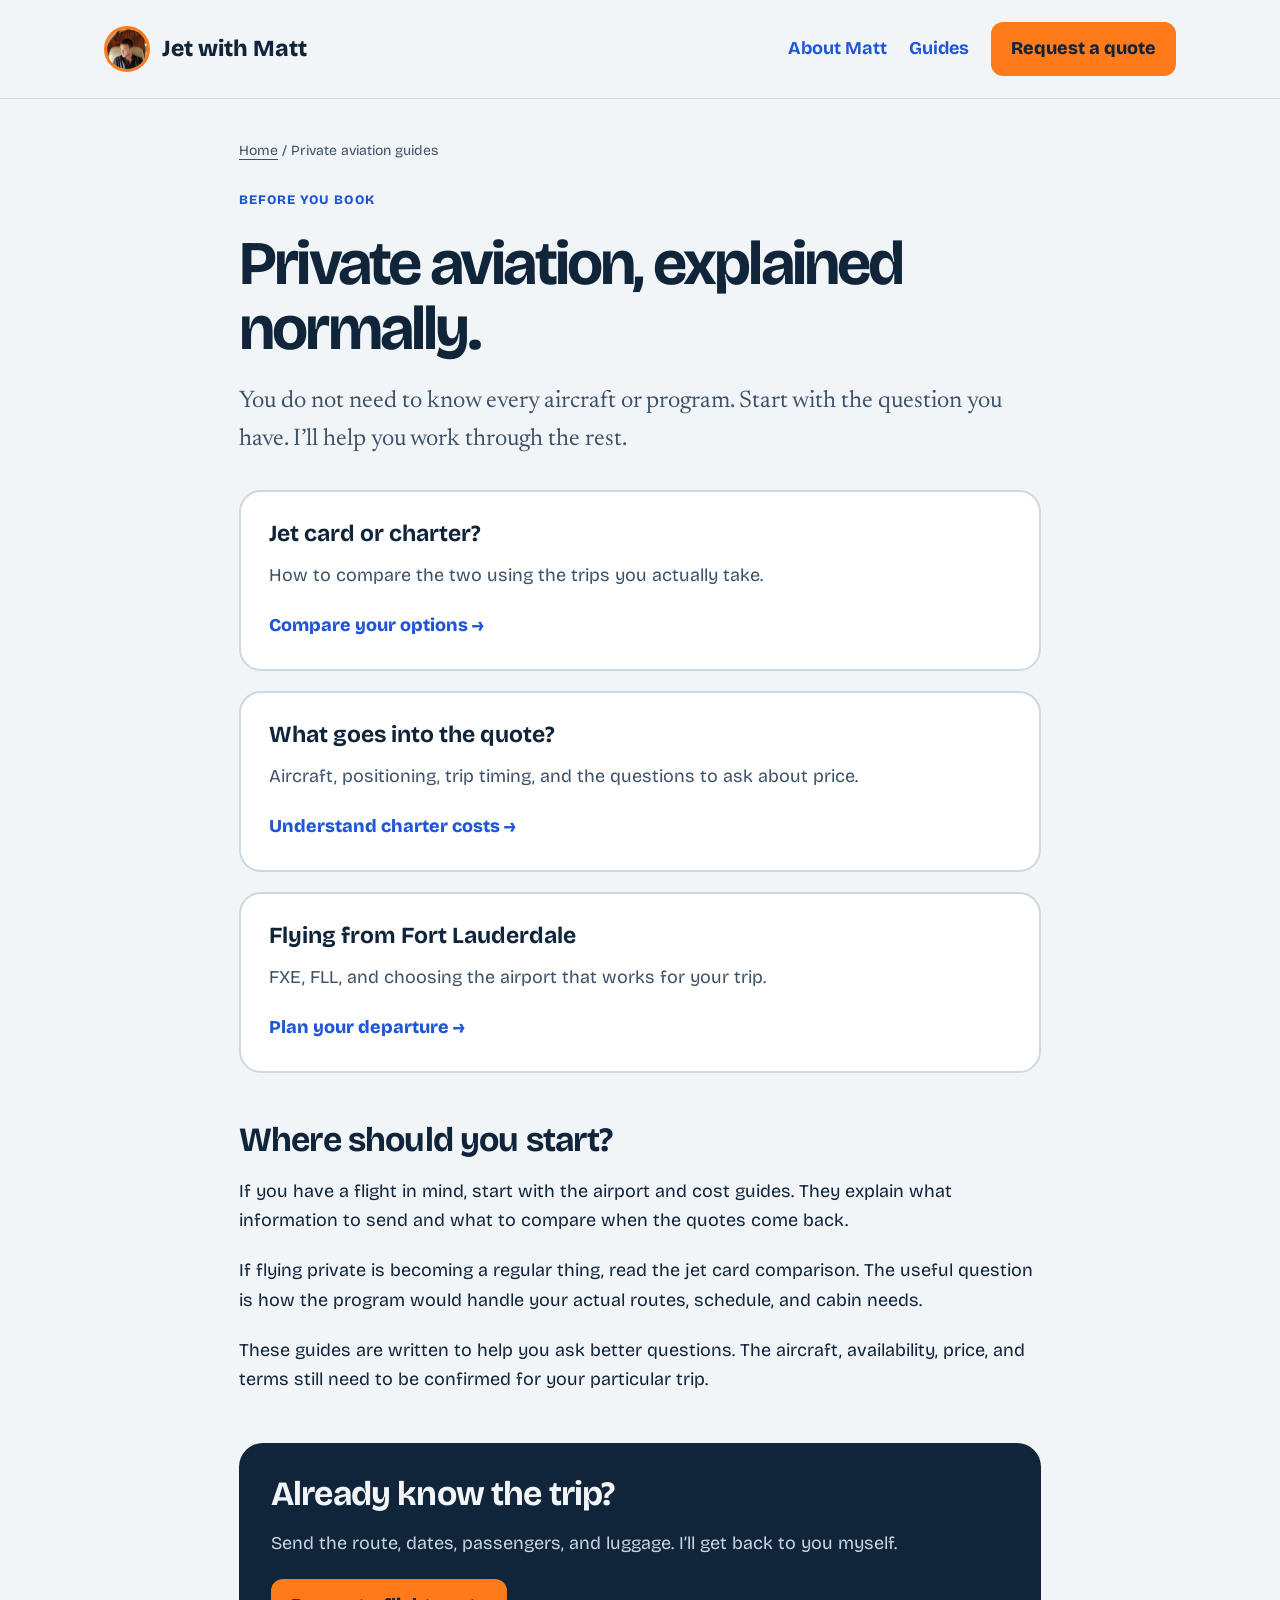
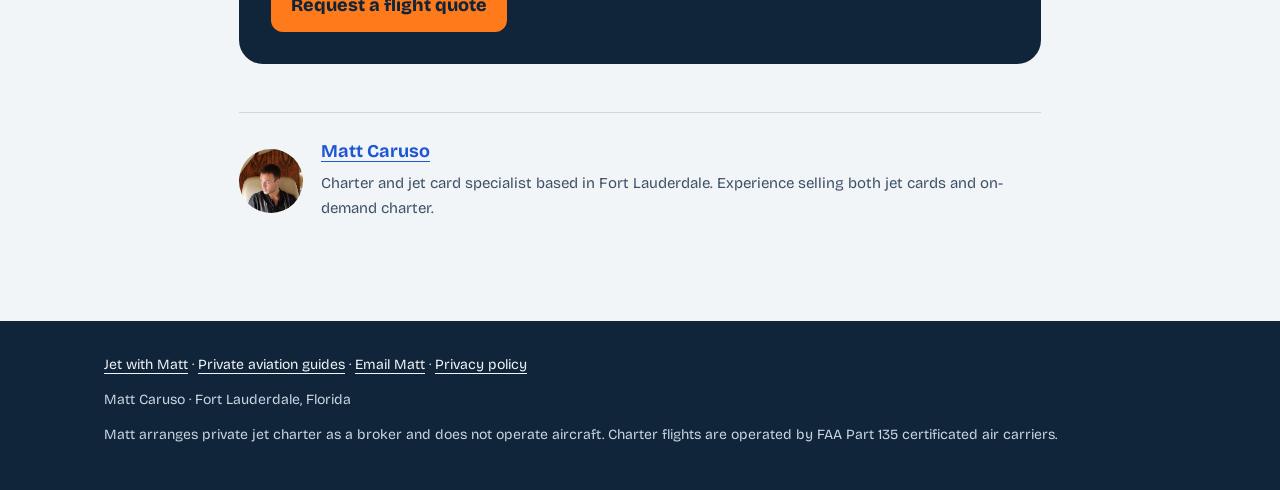
<file: guides/index.html>
<!doctype html><html lang="en"><head><meta charset="utf-8"><meta name="viewport" content="width=device-width, initial-scale=1"><title>Private Aviation Guides | Jet With Matt</title><meta name="description" content="Straight answers from Matt Caruso on jet cards, private jet charter costs, and flying from Fort Lauderdale. Compare your options before booking."><meta name="author" content="Matt Caruso"><link rel="canonical" href="https://jetwithmatt.com/guides/"><link rel="icon" href="/avatar.jpg"><meta property="og:title" content="Private Aviation Guides: Charter, Jet Cards &amp; Fort Lauderdale"><meta property="og:description" content="Straight answers from Matt Caruso on jet cards, private jet charter costs, and flying from Fort Lauderdale. Compare your options before booking."><meta property="og:type" content="website"><meta property="og:url" content="https://jetwithmatt.com/guides/"><meta property="og:site_name" content="Jet With Matt"><meta property="og:image" content="https://jetwithmatt.com/avatar.jpg"><meta property="og:image:alt" content="Matt Caruso, private jet charter and jet card specialist"><meta property="og:image:width" content="480"><meta property="og:image:height" content="480"><meta name="twitter:card" content="summary"><meta name="twitter:title" content="Private Aviation Guides: Charter, Jet Cards &amp; Fort Lauderdale"><meta name="twitter:description" content="Straight answers from Matt Caruso on jet cards, private jet charter costs, and flying from Fort Lauderdale. Compare your options before booking."><meta name="twitter:image" content="https://jetwithmatt.com/avatar.jpg"><link rel="preconnect" href="https://fonts.googleapis.com"><link rel="preconnect" href="https://fonts.gstatic.com" crossorigin><link href="https://fonts.googleapis.com/css2?family=Bricolage+Grotesque:opsz,wght@12..96,500;12..96,700;12..96,800&amp;family=Newsreader:ital,opsz,wght@0,6..72,400;0,6..72,500;1,6..72,400&amp;display=swap" rel="stylesheet"><link rel="stylesheet" href="/assets/guides.css"><script type="application/ld+json">{"@context": "https://schema.org", "@type": "CollectionPage", "@id": "https://jetwithmatt.com/guides/#webpage", "url": "https://jetwithmatt.com/guides/", "name": "Private Aviation Guides: Charter, Jet Cards & Fort Lauderdale", "description": "Straight answers from Matt Caruso on jet cards, private jet charter costs, and flying from Fort Lauderdale. Compare your options before booking.", "isPartOf": {"@id": "https://jetwithmatt.com/#website"}, "mainEntity": {"@type": "ItemList", "itemListElement": [{"@type": "ListItem", "position": 1, "url": "https://jetwithmatt.com/blog/jet-card-vs-charter.html", "name": "Jet Card vs. Charter: Which Fits How You Fly?"}, {"@type": "ListItem", "position": 2, "url": "https://jetwithmatt.com/blog/private-jet-charter-cost.html", "name": "Private Jet Charter Cost: What Goes Into Your Quote?"}, {"@type": "ListItem", "position": 3, "url": "https://jetwithmatt.com/blog/fort-lauderdale-private-jet-charter.html", "name": "Private Jet Charter from Fort Lauderdale: FXE, FLL & Your Trip"}]}}</script></head><body><header class="top"><div class="wrap"><a class="brand" href="/"><img src="/avatar.jpg" width="480" height="480" alt="Matt Caruso"><span>Jet with Matt</span></a><nav class="nav" aria-label="Main"><a class="home-link" href="/#about">About Matt</a><a href="/guides/">Guides</a><a class="button" href="/#quote">Request a quote</a></nav></div></header><main><div class="breadcrumbs"><a href="/">Home</a> / Private aviation guides</div><p class="eyebrow">Before you book</p><h1>Private aviation, explained normally.</h1><p class="lead">You do not need to know every aircraft or program. Start with the question you have. I’ll help you work through the rest.</p><div class="guide-grid">
<a class="guide-card" href="/blog/jet-card-vs-charter.html"><h3>Jet card or charter?</h3><p>How to compare the two using the trips you actually take.</p><span class="read">Compare your options →</span></a>
<a class="guide-card" href="/blog/private-jet-charter-cost.html"><h3>What goes into the quote?</h3><p>Aircraft, positioning, trip timing, and the questions to ask about price.</p><span class="read">Understand charter costs →</span></a>
<a class="guide-card" href="/blog/fort-lauderdale-private-jet-charter.html"><h3>Flying from Fort Lauderdale</h3><p>FXE, FLL, and choosing the airport that works for your trip.</p><span class="read">Plan your departure →</span></a>
</div><h2>Where should you start?</h2><p>If you have a flight in mind, start with the airport and cost guides. They explain what information to send and what to compare when the quotes come back.</p><p>If flying private is becoming a regular thing, read the jet card comparison. The useful question is how the program would handle your actual routes, schedule, and cabin needs.</p><p>These guides are written to help you ask better questions. The aircraft, availability, price, and terms still need to be confirmed for your particular trip.</p><section class="cta"><h2>Already know the trip?</h2><p>Send the route, dates, passengers, and luggage. I’ll get back to you myself.</p><a class="button" href="/#quote">Request a flight quote</a></section><aside class="author" aria-label="About the author"><img src="/avatar.jpg" width="480" height="480" loading="lazy" alt="Matt Caruso"><div><strong><a href="/#about">Matt Caruso</a></strong><p>Charter and jet card specialist based in Fort Lauderdale. Experience selling both jet cards and on-demand charter.</p></div></aside></main><footer><div class="wrap"><p><a href="/">Jet with Matt</a> · <a href="/guides/">Private aviation guides</a> · <a href="mailto:jetwithmatt@gmail.com">Email Matt</a> · <a href="/privacy.html">Privacy policy</a></p><p>Matt Caruso · Fort Lauderdale, Florida</p><p>Matt arranges private jet charter as a broker and does not operate aircraft. Charter flights are operated by FAA Part 135 certificated air carriers.</p></div></footer></body></html>
</file>
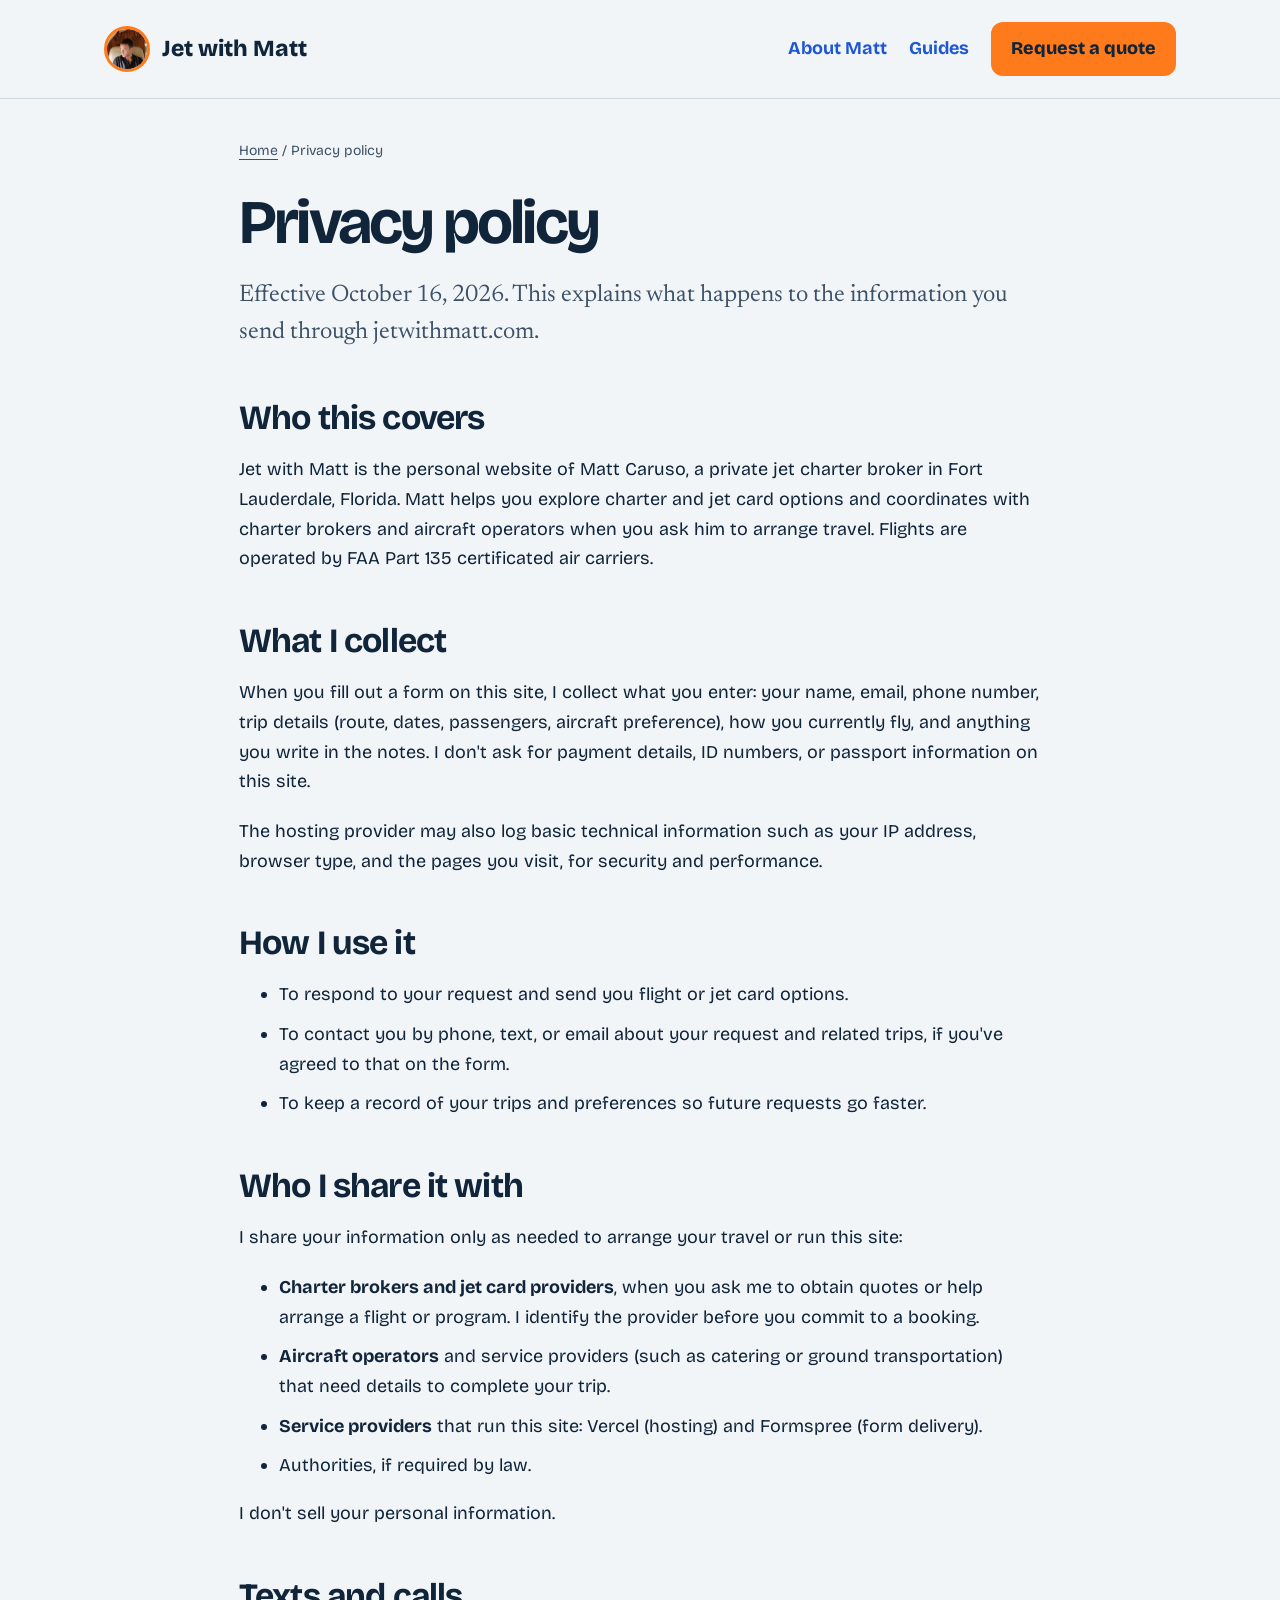
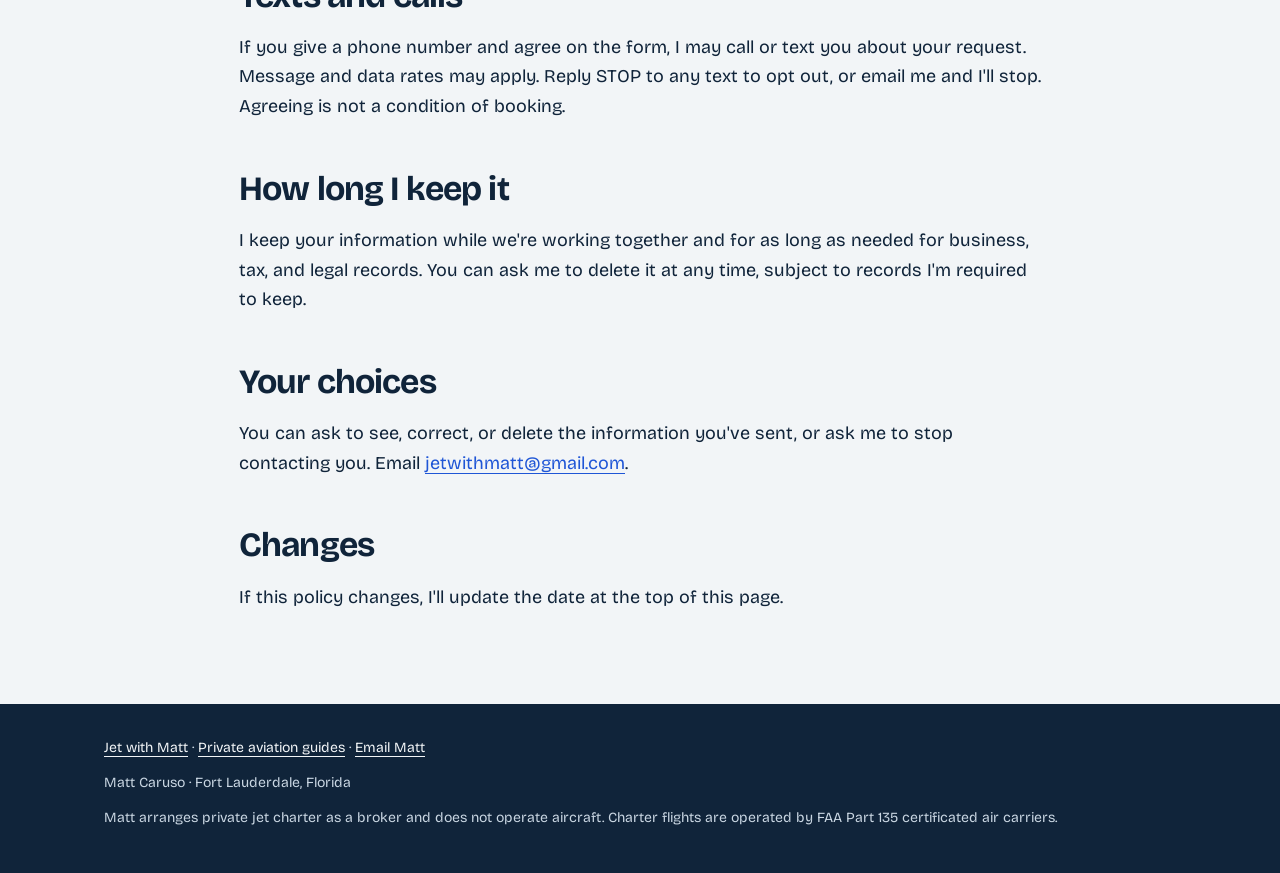
<file: privacy.html>
<!doctype html><html lang="en"><head><meta charset="utf-8"><meta name="viewport" content="width=device-width, initial-scale=1"><title>Privacy Policy | Jet With Matt</title><meta name="description" content="How Jet With Matt collects, uses, and protects the information you send when you request a private jet quote or ask about a jet card."><meta name="robots" content="noindex"><link rel="canonical" href="https://jetwithmatt.com/privacy.html"><link rel="icon" href="/avatar.jpg"><link rel="preconnect" href="https://fonts.googleapis.com"><link rel="preconnect" href="https://fonts.gstatic.com" crossorigin><link href="https://fonts.googleapis.com/css2?family=Bricolage+Grotesque:opsz,wght@12..96,500;12..96,700;12..96,800&amp;family=Newsreader:ital,opsz,wght@0,6..72,400;0,6..72,500;1,6..72,400&amp;display=swap" rel="stylesheet"><link rel="stylesheet" href="/assets/guides.css"></head><body><header class="top"><div class="wrap"><a class="brand" href="/"><img src="/avatar.jpg" width="480" height="480" alt="Matt Caruso"><span>Jet with Matt</span></a><nav class="nav" aria-label="Main"><a class="home-link" href="/#about">About Matt</a><a href="/guides/">Guides</a><a class="button" href="/#quote">Request a quote</a></nav></div></header><main><div class="breadcrumbs"><a href="/">Home</a> / Privacy policy</div><h1>Privacy policy</h1><p class="lead">Effective October 16, 2026. This explains what happens to the information you send through jetwithmatt.com.</p>

<h2>Who this covers</h2>
<p>Jet with Matt is the personal website of Matt Caruso, a private jet charter broker in Fort Lauderdale, Florida. Matt helps you explore charter and jet card options and coordinates with charter brokers and aircraft operators when you ask him to arrange travel. Flights are operated by FAA Part 135 certificated air carriers.</p>

<h2>What I collect</h2>
<p>When you fill out a form on this site, I collect what you enter: your name, email, phone number, trip details (route, dates, passengers, aircraft preference), how you currently fly, and anything you write in the notes. I don't ask for payment details, ID numbers, or passport information on this site.</p>
<p>The hosting provider may also log basic technical information such as your IP address, browser type, and the pages you visit, for security and performance.</p>

<h2>How I use it</h2>
<ul><li>To respond to your request and send you flight or jet card options.</li><li>To contact you by phone, text, or email about your request and related trips, if you've agreed to that on the form.</li><li>To keep a record of your trips and preferences so future requests go faster.</li></ul>

<h2>Who I share it with</h2>
<p>I share your information only as needed to arrange your travel or run this site:</p>
<ul><li><strong>Charter brokers and jet card providers</strong>, when you ask me to obtain quotes or help arrange a flight or program. I identify the provider before you commit to a booking.</li><li><strong>Aircraft operators</strong> and service providers (such as catering or ground transportation) that need details to complete your trip.</li><li><strong>Service providers</strong> that run this site: Vercel (hosting) and Formspree (form delivery).</li><li>Authorities, if required by law.</li></ul>
<p>I don't sell your personal information.</p>

<h2>Texts and calls</h2>
<p>If you give a phone number and agree on the form, I may call or text you about your request. Message and data rates may apply. Reply STOP to any text to opt out, or email me and I'll stop. Agreeing is not a condition of booking.</p>

<h2>How long I keep it</h2>
<p>I keep your information while we're working together and for as long as needed for business, tax, and legal records. You can ask me to delete it at any time, subject to records I'm required to keep.</p>

<h2>Your choices</h2>
<p>You can ask to see, correct, or delete the information you've sent, or ask me to stop contacting you. Email <a href="mailto:jetwithmatt@gmail.com">jetwithmatt@gmail.com</a>.</p>

<h2>Changes</h2>
<p>If this policy changes, I'll update the date at the top of this page.</p>
</main><footer><div class="wrap"><p><a href="/">Jet with Matt</a> · <a href="/guides/">Private aviation guides</a> · <a href="mailto:jetwithmatt@gmail.com">Email Matt</a></p><p>Matt Caruso · Fort Lauderdale, Florida</p><p>Matt arranges private jet charter as a broker and does not operate aircraft. Charter flights are operated by FAA Part 135 certificated air carriers.</p></div></footer></body></html>
</file>
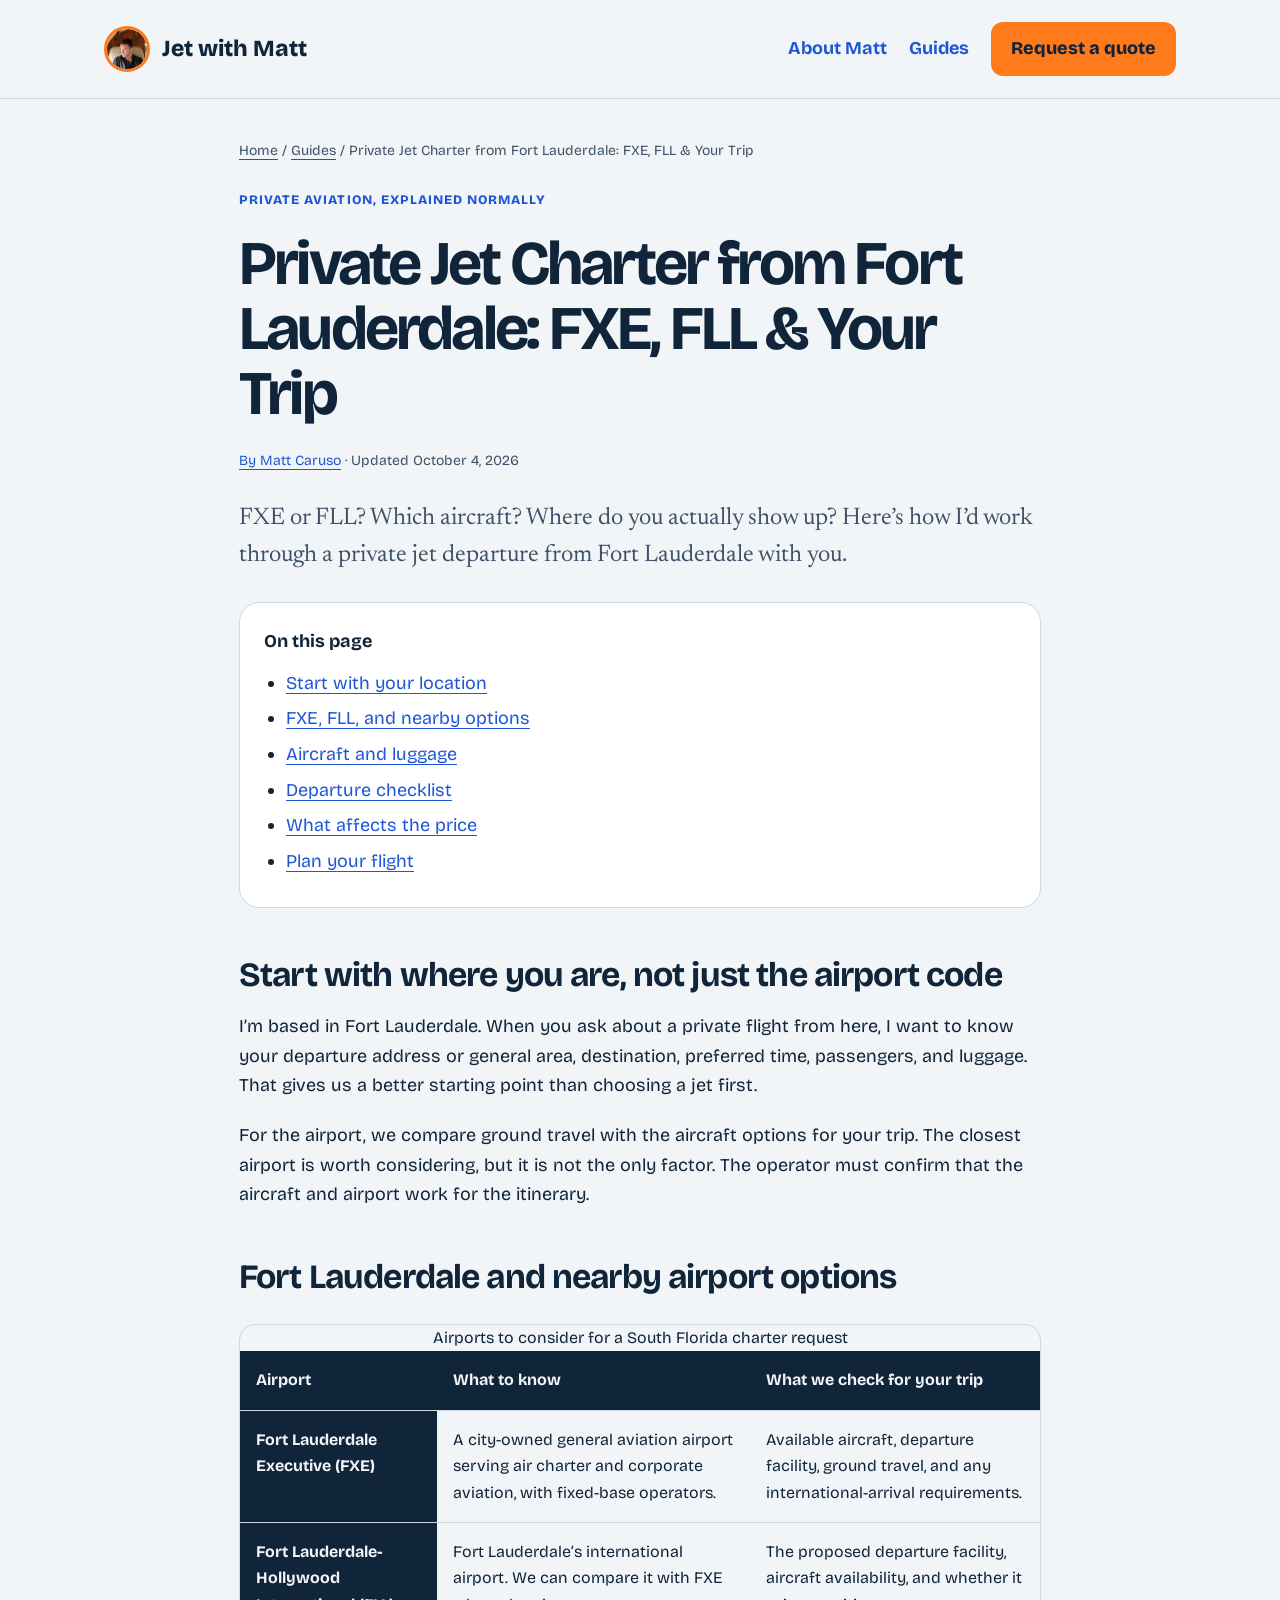
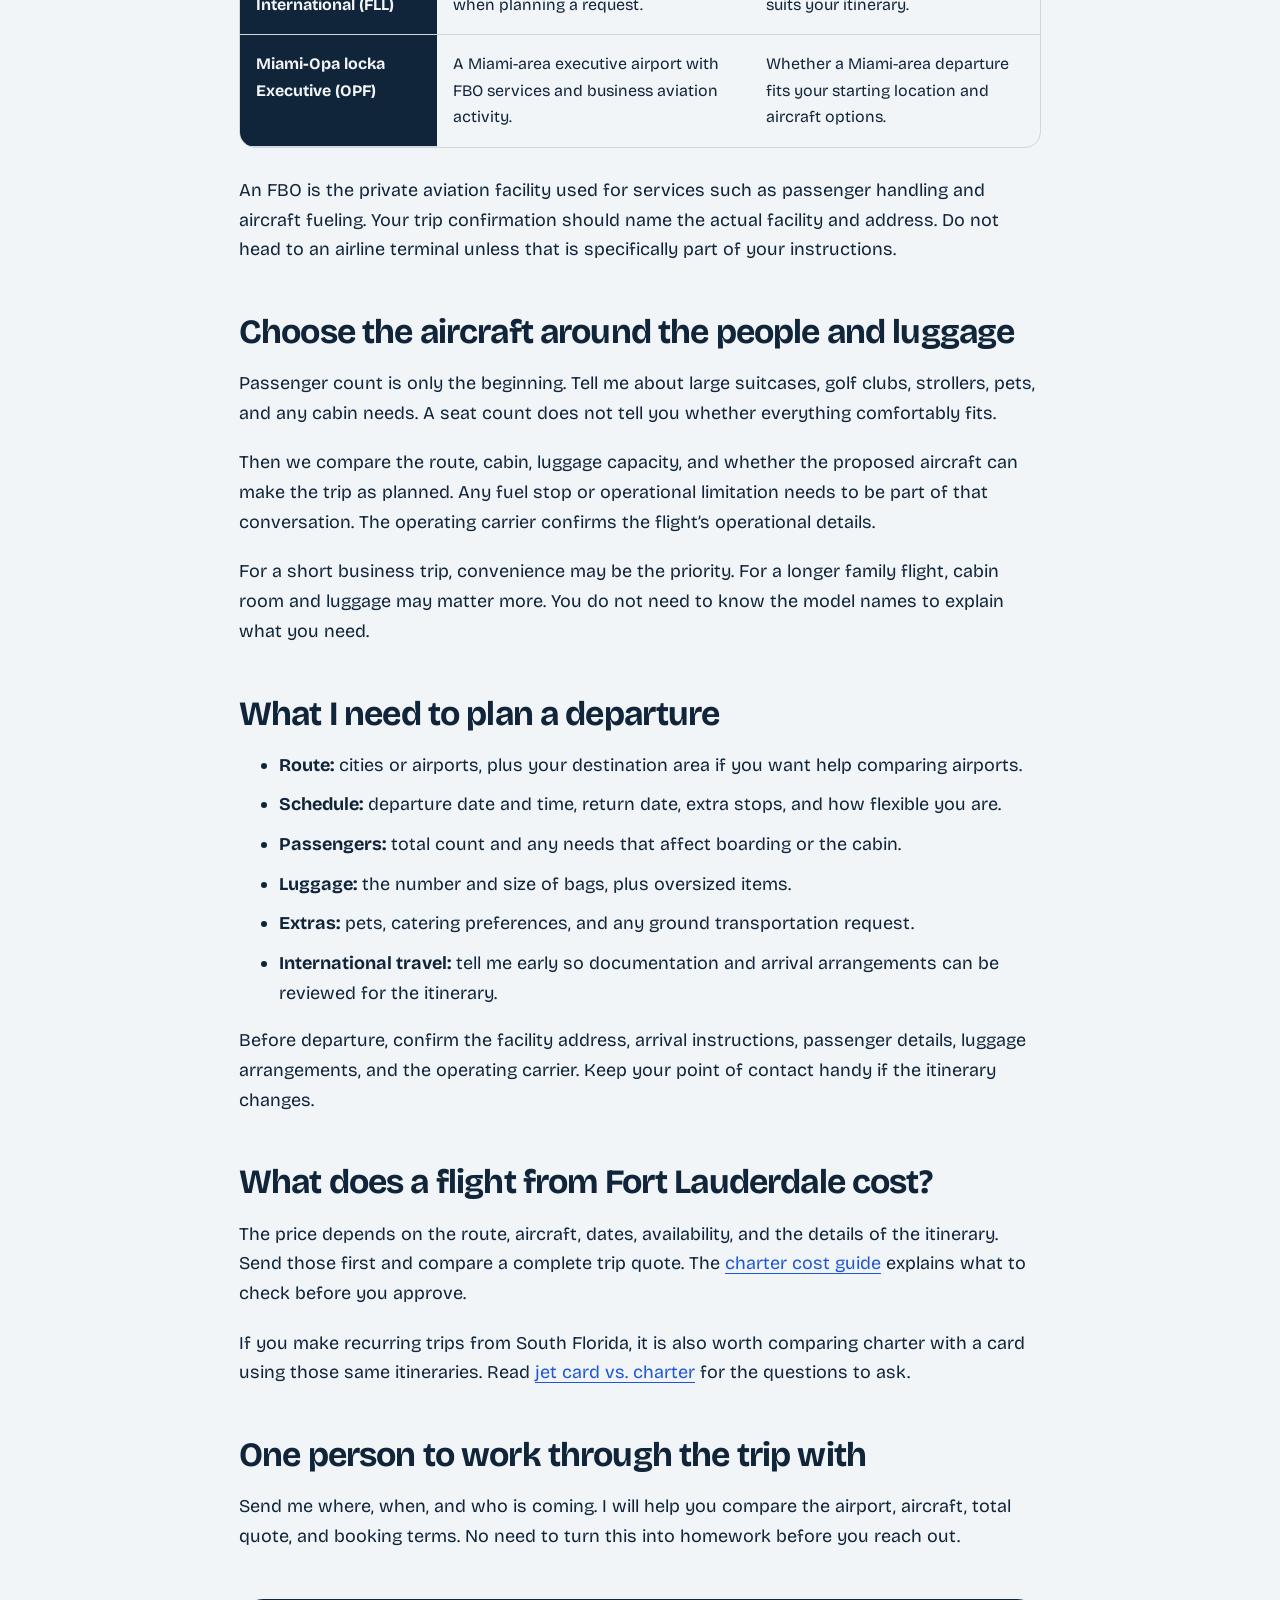
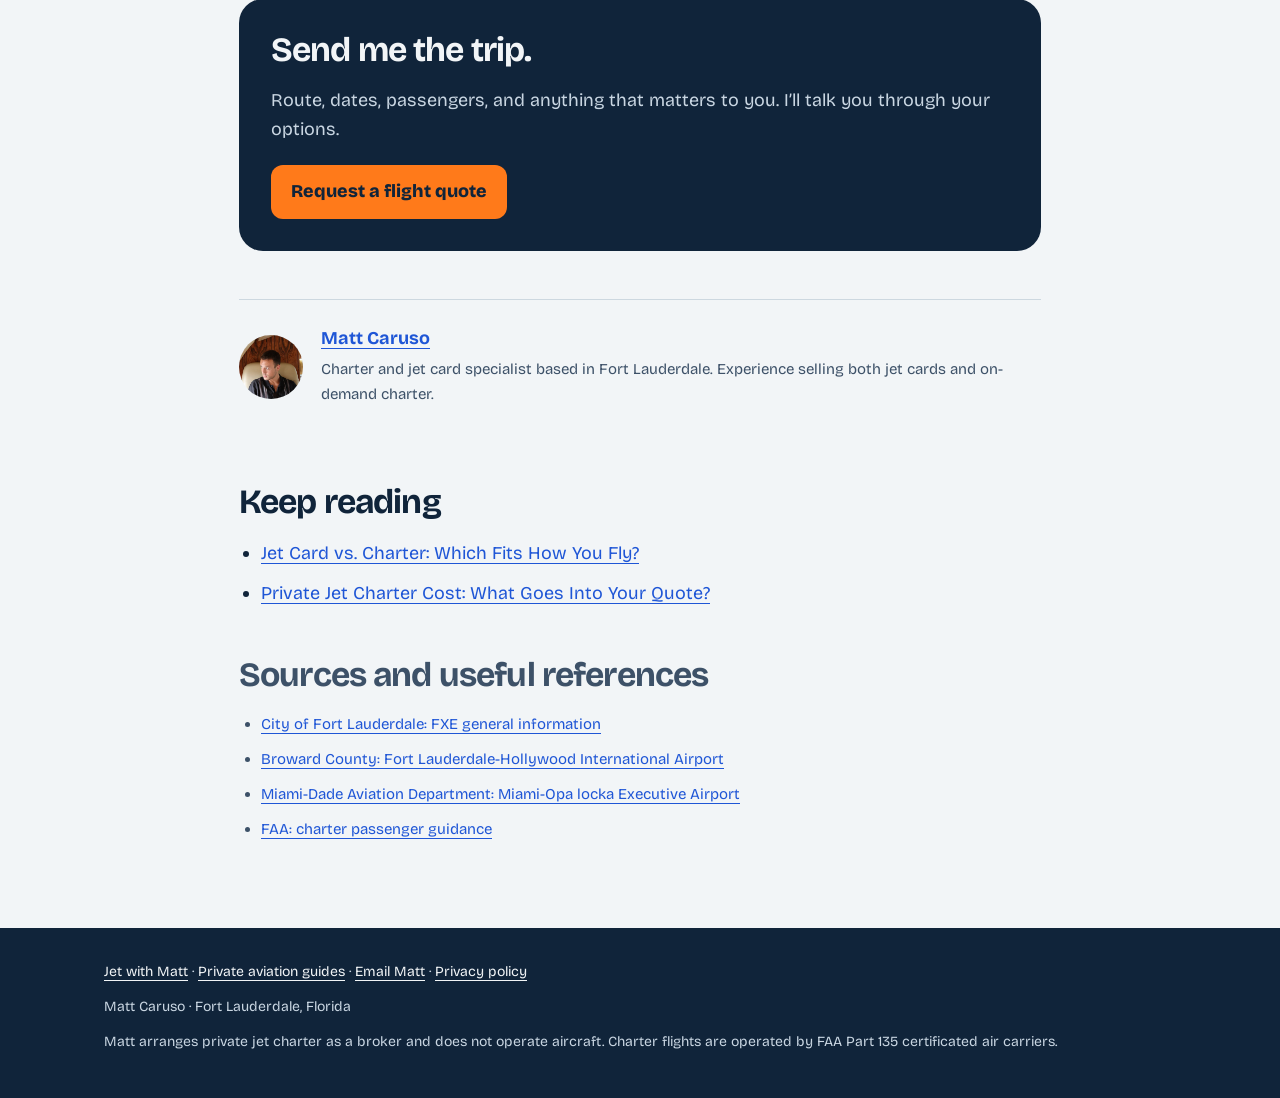
<file: blog/fort-lauderdale-private-jet-charter.html>
<!doctype html><html lang="en"><head><meta charset="utf-8"><meta name="viewport" content="width=device-width, initial-scale=1"><title>Fort Lauderdale Private Jet Charter | Jet With Matt</title><meta name="description" content="Plan a private jet charter from Fort Lauderdale with Matt Caruso. Compare FXE and FLL, aircraft fit, trip details, and what to send for a flight quote."><meta name="author" content="Matt Caruso"><link rel="canonical" href="https://jetwithmatt.com/blog/fort-lauderdale-private-jet-charter.html"><link rel="icon" href="/avatar.jpg"><meta property="og:title" content="Private Jet Charter from Fort Lauderdale: FXE, FLL &amp; Your Trip"><meta property="og:description" content="Plan a private jet charter from Fort Lauderdale with Matt Caruso. Compare FXE and FLL, aircraft fit, trip details, and what to send for a flight quote."><meta property="og:type" content="article"><meta property="og:url" content="https://jetwithmatt.com/blog/fort-lauderdale-private-jet-charter.html"><meta property="og:site_name" content="Jet With Matt"><meta property="og:image" content="https://jetwithmatt.com/avatar.jpg"><meta property="og:image:alt" content="Matt Caruso, private jet charter and jet card specialist"><meta property="og:image:width" content="480"><meta property="og:image:height" content="480"><meta name="twitter:card" content="summary"><meta name="twitter:title" content="Private Jet Charter from Fort Lauderdale: FXE, FLL &amp; Your Trip"><meta name="twitter:description" content="Plan a private jet charter from Fort Lauderdale with Matt Caruso. Compare FXE and FLL, aircraft fit, trip details, and what to send for a flight quote."><meta name="twitter:image" content="https://jetwithmatt.com/avatar.jpg"><link rel="preconnect" href="https://fonts.googleapis.com"><link rel="preconnect" href="https://fonts.gstatic.com" crossorigin><link href="https://fonts.googleapis.com/css2?family=Bricolage+Grotesque:opsz,wght@12..96,500;12..96,700;12..96,800&amp;family=Newsreader:ital,opsz,wght@0,6..72,400;0,6..72,500;1,6..72,400&amp;display=swap" rel="stylesheet"><link rel="stylesheet" href="/assets/guides.css"><script type="application/ld+json">{"@context": "https://schema.org", "@graph": [{"@type": "Article", "@id": "https://jetwithmatt.com/blog/fort-lauderdale-private-jet-charter.html#article", "headline": "Private Jet Charter from Fort Lauderdale: FXE, FLL & Your Trip", "description": "Plan a private jet charter from Fort Lauderdale with Matt Caruso. Compare FXE and FLL, aircraft fit, trip details, and what to send for a flight quote.", "author": {"@type": "Person", "@id": "https://jetwithmatt.com/#matt", "name": "Matt Caruso", "url": "https://jetwithmatt.com/#about"}, "publisher": {"@type": "Person", "@id": "https://jetwithmatt.com/#matt", "name": "Matt Caruso"}, "datePublished": "2026-10-05T02:58:13+00:00", "dateModified": "2026-10-05T02:58:13+00:00", "image": "https://jetwithmatt.com/avatar.jpg", "mainEntityOfPage": {"@type": "WebPage", "@id": "https://jetwithmatt.com/blog/fort-lauderdale-private-jet-charter.html"}}, {"@type": "BreadcrumbList", "itemListElement": [{"@type": "ListItem", "position": 1, "name": "Home", "item": "https://jetwithmatt.com/"}, {"@type": "ListItem", "position": 2, "name": "Private aviation guides", "item": "https://jetwithmatt.com/guides/"}, {"@type": "ListItem", "position": 3, "name": "Private Jet Charter from Fort Lauderdale: FXE, FLL & Your Trip", "item": "https://jetwithmatt.com/blog/fort-lauderdale-private-jet-charter.html"}]}]}</script></head><body><header class="top"><div class="wrap"><a class="brand" href="/"><img src="/avatar.jpg" width="480" height="480" alt="Matt Caruso"><span>Jet with Matt</span></a><nav class="nav" aria-label="Main"><a class="home-link" href="/#about">About Matt</a><a href="/guides/">Guides</a><a class="button" href="/#quote">Request a quote</a></nav></div></header><main><div class="breadcrumbs"><a href="/">Home</a> / <a href="/guides/">Guides</a> / Private Jet Charter from Fort Lauderdale: FXE, FLL &amp; Your Trip</div><p class="eyebrow">Private aviation, explained normally</p><h1>Private Jet Charter from Fort Lauderdale: FXE, FLL &amp; Your Trip</h1><p class="meta"><a href="/#about">By Matt Caruso</a> · <time datetime="2026-10-05T02:58:13+00:00">Updated October 4, 2026</time></p><p class="lead">FXE or FLL? Which aircraft? Where do you actually show up? Here’s how I’d work through a private jet departure from Fort Lauderdale with you.</p><nav class="toc" aria-label="On this page"><strong>On this page</strong><ul><li><a href="#start">Start with your location</a></li><li><a href="#airports">FXE, FLL, and nearby options</a></li><li><a href="#aircraft">Aircraft and luggage</a></li><li><a href="#planning">Departure checklist</a></li><li><a href="#price">What affects the price</a></li><li><a href="#book">Plan your flight</a></li></ul></nav>
<h2 id="start">Start with where you are, not just the airport code</h2>
<p>I’m based in Fort Lauderdale. When you ask about a private flight from here, I want to know your departure address or general area, destination, preferred time, passengers, and luggage. That gives us a better starting point than choosing a jet first.</p>
<p>For the airport, we compare ground travel with the aircraft options for your trip. The closest airport is worth considering, but it is not the only factor. The operator must confirm that the aircraft and airport work for the itinerary.</p>
<h2 id="airports">Fort Lauderdale and nearby airport options</h2>
<div class="table-wrap"><table><caption>Airports to consider for a South Florida charter request</caption><thead><tr><th scope="col">Airport</th><th scope="col">What to know</th><th scope="col">What we check for your trip</th></tr></thead><tbody>
<tr><th scope="row">Fort Lauderdale Executive (FXE)</th><td>A city-owned general aviation airport serving air charter and corporate aviation, with fixed-base operators.</td><td>Available aircraft, departure facility, ground travel, and any international-arrival requirements.</td></tr>
<tr><th scope="row">Fort Lauderdale-Hollywood International (FLL)</th><td>Fort Lauderdale’s international airport. We can compare it with FXE when planning a request.</td><td>The proposed departure facility, aircraft availability, and whether it suits your itinerary.</td></tr>
<tr><th scope="row">Miami-Opa locka Executive (OPF)</th><td>A Miami-area executive airport with FBO services and business aviation activity.</td><td>Whether a Miami-area departure fits your starting location and aircraft options.</td></tr>
</tbody></table></div>
<p>An FBO is the private aviation facility used for services such as passenger handling and aircraft fueling. Your trip confirmation should name the actual facility and address. Do not head to an airline terminal unless that is specifically part of your instructions.</p>
<h2 id="aircraft">Choose the aircraft around the people and luggage</h2>
<p>Passenger count is only the beginning. Tell me about large suitcases, golf clubs, strollers, pets, and any cabin needs. A seat count does not tell you whether everything comfortably fits.</p>
<p>Then we compare the route, cabin, luggage capacity, and whether the proposed aircraft can make the trip as planned. Any fuel stop or operational limitation needs to be part of that conversation. The operating carrier confirms the flight’s operational details.</p>
<p>For a short business trip, convenience may be the priority. For a longer family flight, cabin room and luggage may matter more. You do not need to know the model names to explain what you need.</p>
<h2 id="planning">What I need to plan a departure</h2>
<ul><li><strong>Route:</strong> cities or airports, plus your destination area if you want help comparing airports.</li><li><strong>Schedule:</strong> departure date and time, return date, extra stops, and how flexible you are.</li><li><strong>Passengers:</strong> total count and any needs that affect boarding or the cabin.</li><li><strong>Luggage:</strong> the number and size of bags, plus oversized items.</li><li><strong>Extras:</strong> pets, catering preferences, and any ground transportation request.</li><li><strong>International travel:</strong> tell me early so documentation and arrival arrangements can be reviewed for the itinerary.</li></ul>
<p>Before departure, confirm the facility address, arrival instructions, passenger details, luggage arrangements, and the operating carrier. Keep your point of contact handy if the itinerary changes.</p>
<h2 id="price">What does a flight from Fort Lauderdale cost?</h2>
<p>The price depends on the route, aircraft, dates, availability, and the details of the itinerary. Send those first and compare a complete trip quote. The <a href="/blog/private-jet-charter-cost.html">charter cost guide</a> explains what to check before you approve.</p>
<p>If you make recurring trips from South Florida, it is also worth comparing charter with a card using those same itineraries. Read <a href="/blog/jet-card-vs-charter.html">jet card vs. charter</a> for the questions to ask.</p>
<h2 id="book">One person to work through the trip with</h2>
<p>Send me where, when, and who is coming. I will help you compare the airport, aircraft, total quote, and booking terms. No need to turn this into homework before you reach out.</p>
<section class="cta"><h2>Send me the trip.</h2><p>Route, dates, passengers, and anything that matters to you. I’ll talk you through your options.</p><a class="button" href="/#quote">Request a flight quote</a></section><aside class="author" aria-label="About the author"><img src="/avatar.jpg" width="480" height="480" loading="lazy" alt="Matt Caruso"><div><strong><a href="/#about">Matt Caruso</a></strong><p>Charter and jet card specialist based in Fort Lauderdale. Experience selling both jet cards and on-demand charter.</p></div></aside><section class="related"><h2>Keep reading</h2><ul><li><a href="/blog/jet-card-vs-charter.html">Jet Card vs. Charter: Which Fits How You Fly?</a></li><li><a href="/blog/private-jet-charter-cost.html">Private Jet Charter Cost: What Goes Into Your Quote?</a></li></ul></section><section class="sources"><h2>Sources and useful references</h2><ul><li><a href="https://www.flyfxe.com/about/general-information" target="_blank" rel="noopener">City of Fort Lauderdale: FXE general information</a></li><li><a href="https://www.broward.org/Airport" target="_blank" rel="noopener">Broward County: Fort Lauderdale-Hollywood International Airport</a></li><li><a href="https://www.miami-airport.com/opalocka.asp" target="_blank" rel="noopener">Miami-Dade Aviation Department: Miami-Opa locka Executive Airport</a></li><li><a href="https://www.faa.gov/about/initiatives/safecharteroperations/thinking-chartering-aircraft" target="_blank" rel="noopener">FAA: charter passenger guidance</a></li></ul></section></main><footer><div class="wrap"><p><a href="/">Jet with Matt</a> · <a href="/guides/">Private aviation guides</a> · <a href="mailto:jetwithmatt@gmail.com">Email Matt</a> · <a href="/privacy.html">Privacy policy</a></p><p>Matt Caruso · Fort Lauderdale, Florida</p><p>Matt arranges private jet charter as a broker and does not operate aircraft. Charter flights are operated by FAA Part 135 certificated air carriers.</p></div></footer></body></html>
</file>
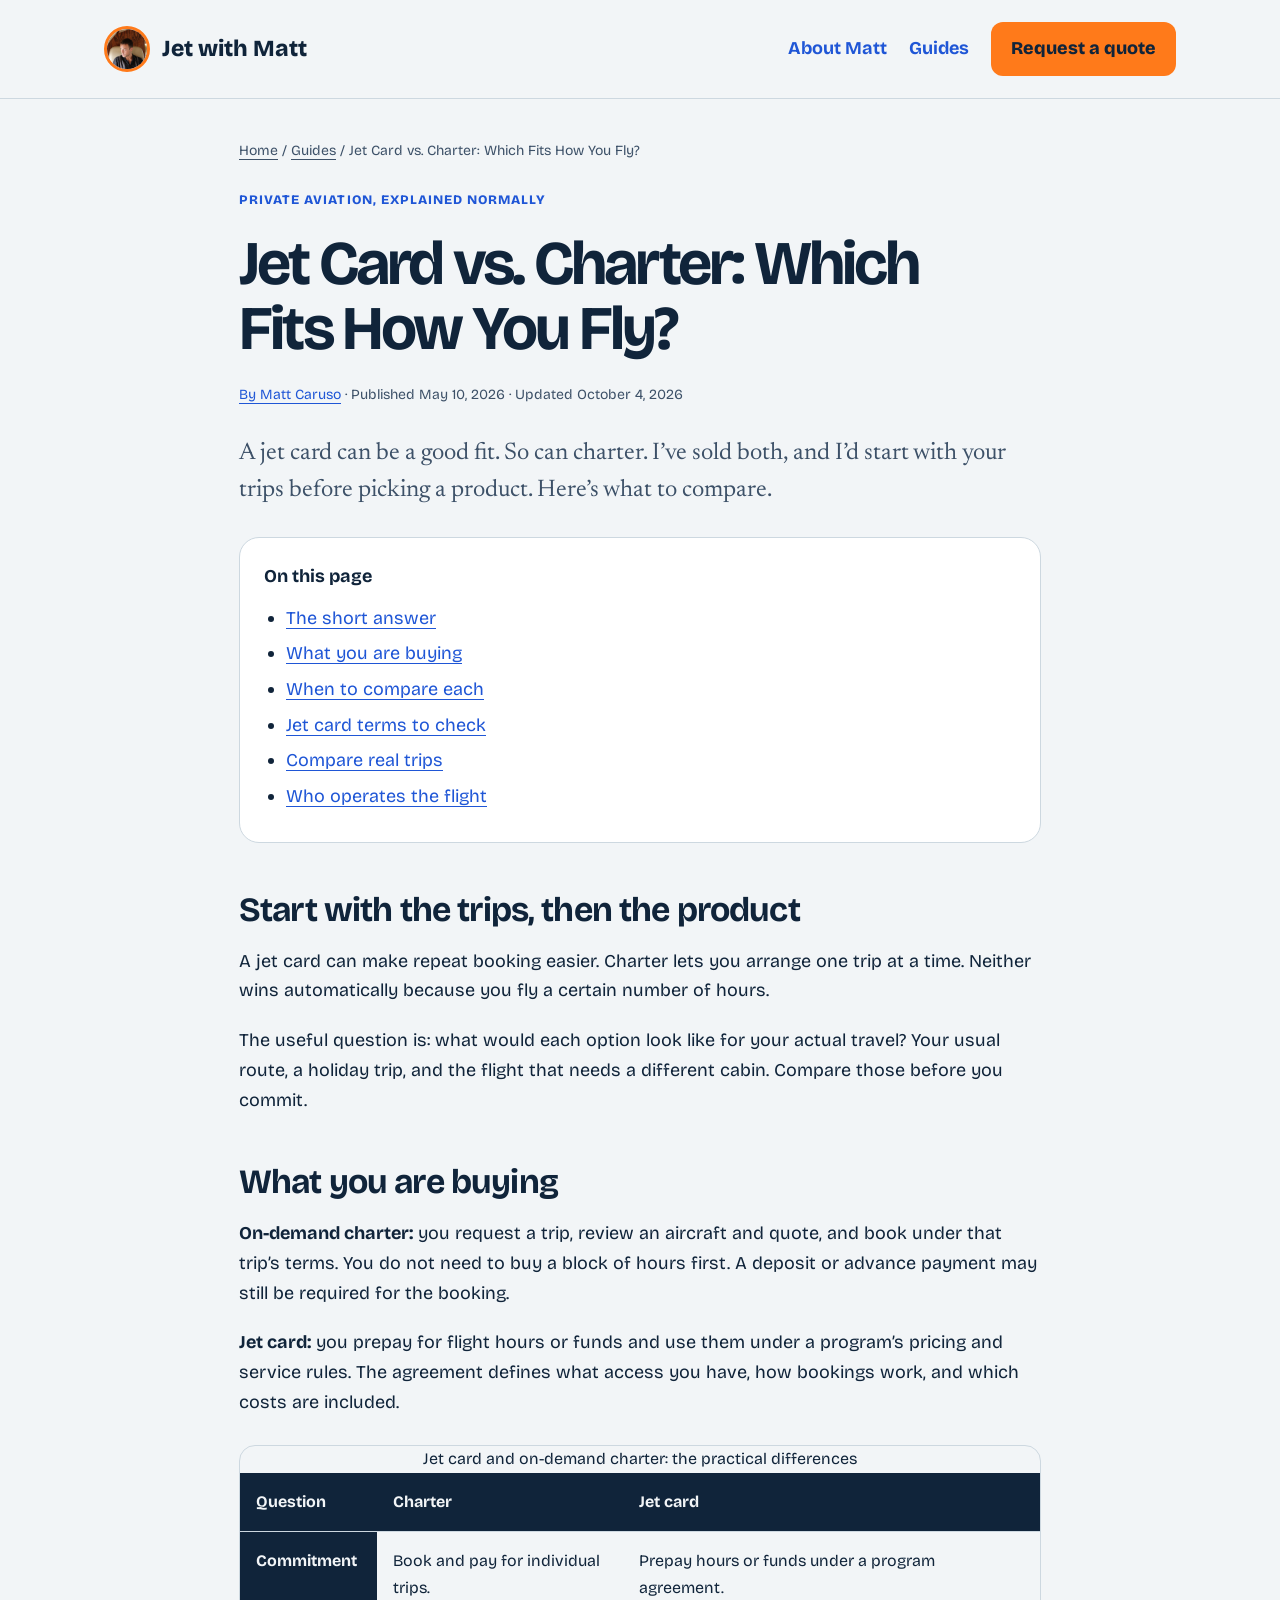
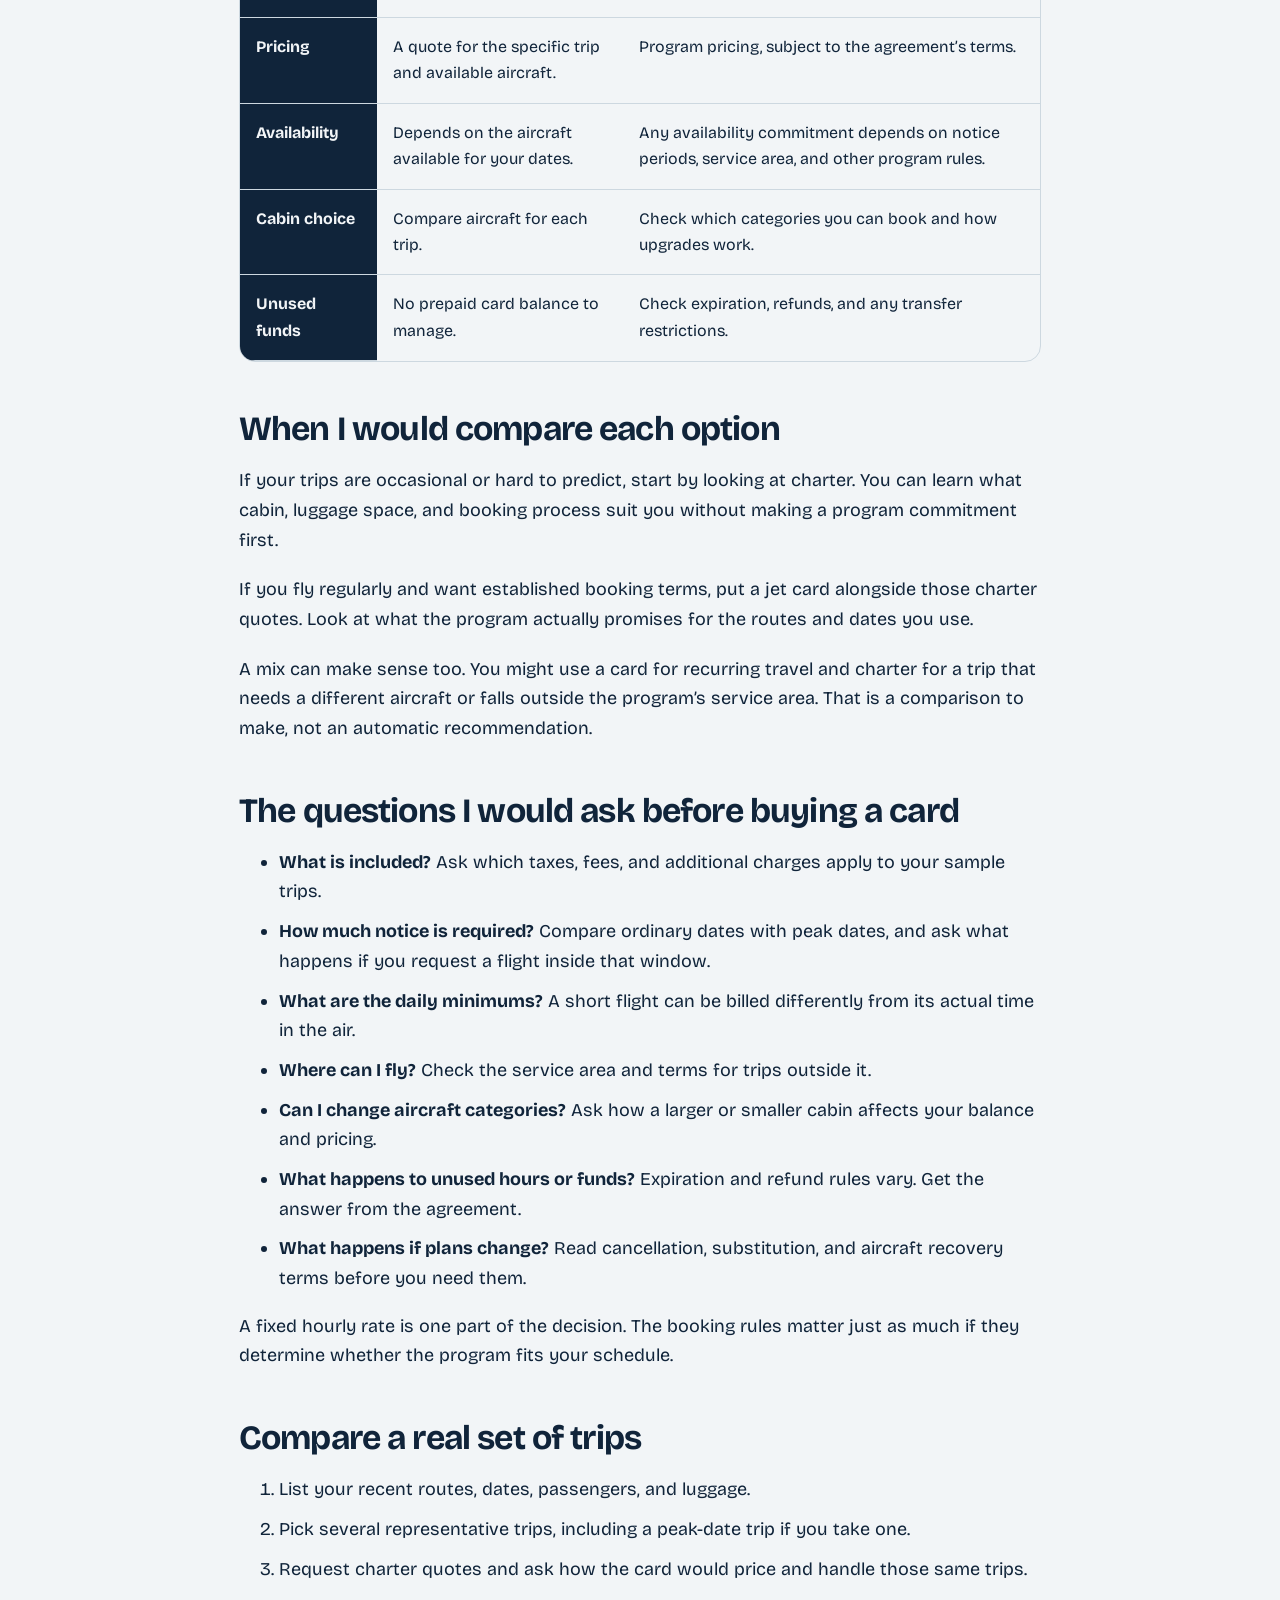
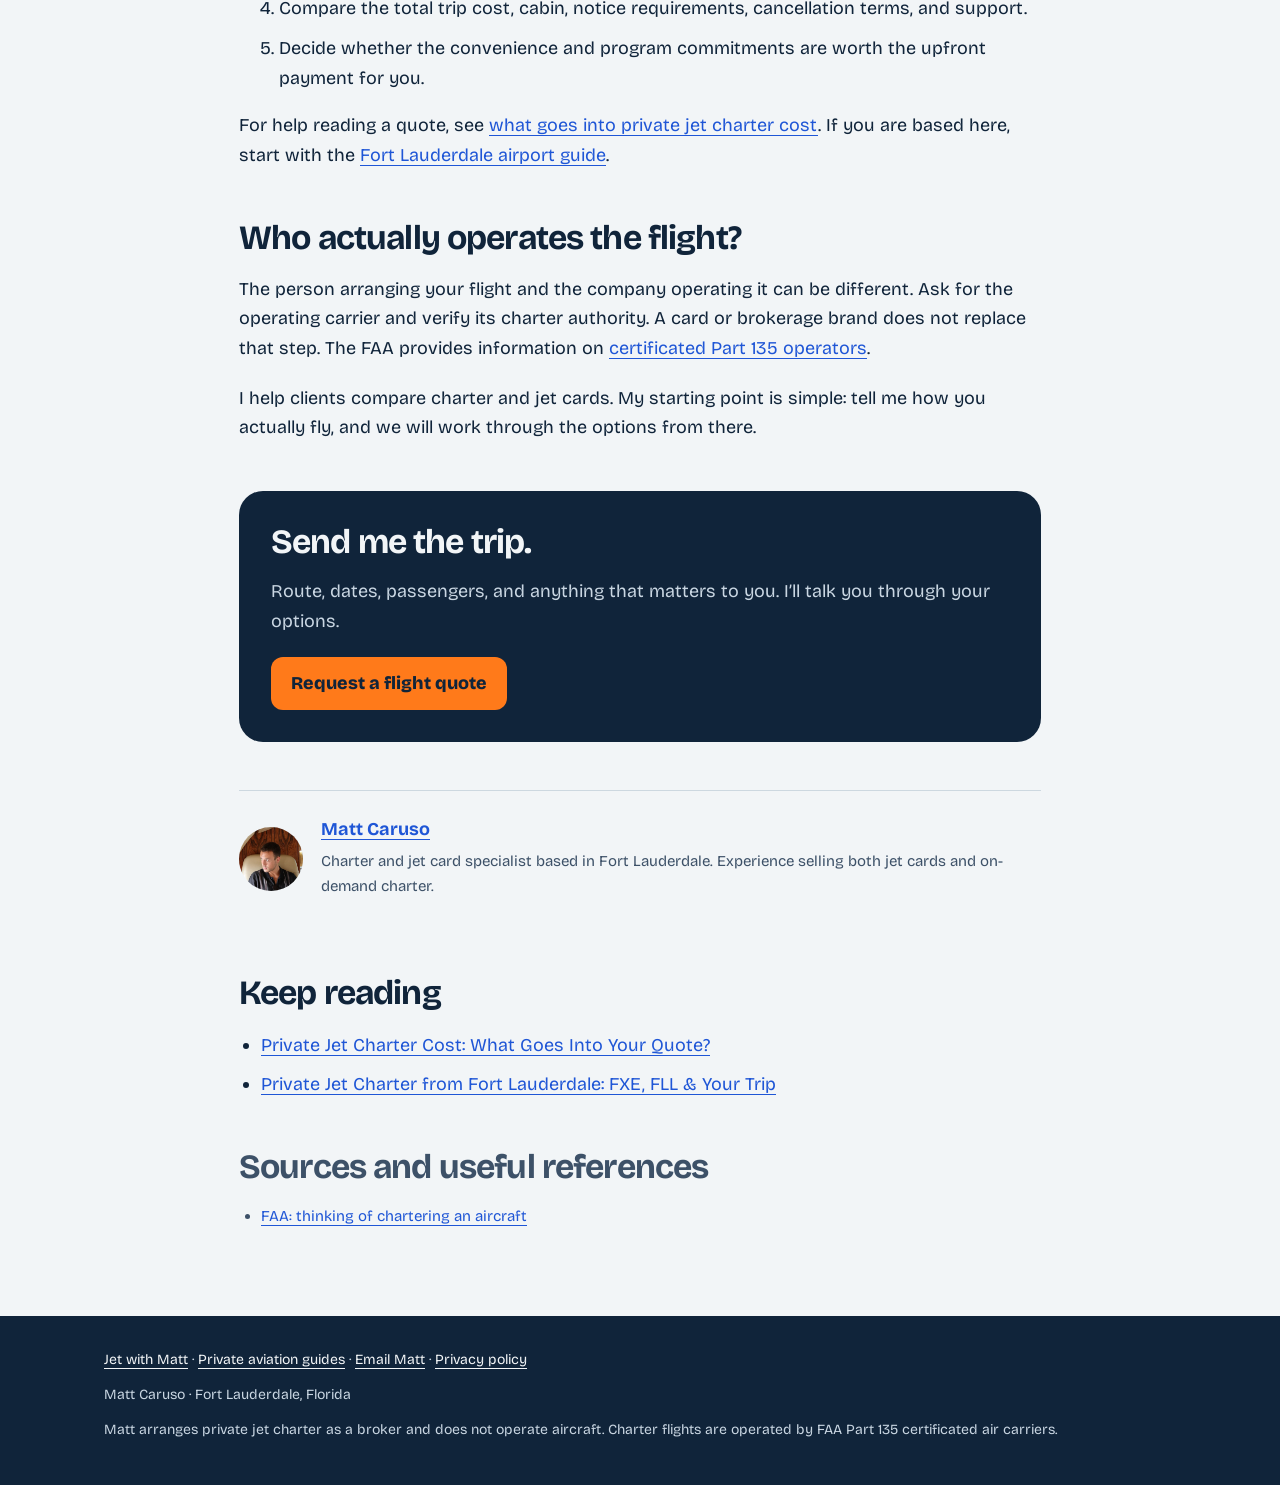
<file: blog/jet-card-vs-charter.html>
<!doctype html><html lang="en"><head><meta charset="utf-8"><meta name="viewport" content="width=device-width, initial-scale=1"><title>Jet Card vs. Charter: Which Fits? | Jet With Matt</title><meta name="description" content="Compare jet cards and on-demand charter with Matt Caruso. Understand booking rules, upfront commitments, aircraft choice, and the questions to ask."><meta name="author" content="Matt Caruso"><link rel="canonical" href="https://jetwithmatt.com/blog/jet-card-vs-charter.html"><link rel="icon" href="/avatar.jpg"><meta property="og:title" content="Jet Card vs. Charter: Which Fits How You Fly?"><meta property="og:description" content="Compare jet cards and on-demand charter with Matt Caruso. Understand booking rules, upfront commitments, aircraft choice, and the questions to ask."><meta property="og:type" content="article"><meta property="og:url" content="https://jetwithmatt.com/blog/jet-card-vs-charter.html"><meta property="og:site_name" content="Jet With Matt"><meta property="og:image" content="https://jetwithmatt.com/avatar.jpg"><meta property="og:image:alt" content="Matt Caruso, private jet charter and jet card specialist"><meta property="og:image:width" content="480"><meta property="og:image:height" content="480"><meta name="twitter:card" content="summary"><meta name="twitter:title" content="Jet Card vs. Charter: Which Fits How You Fly?"><meta name="twitter:description" content="Compare jet cards and on-demand charter with Matt Caruso. Understand booking rules, upfront commitments, aircraft choice, and the questions to ask."><meta name="twitter:image" content="https://jetwithmatt.com/avatar.jpg"><link rel="preconnect" href="https://fonts.googleapis.com"><link rel="preconnect" href="https://fonts.gstatic.com" crossorigin><link href="https://fonts.googleapis.com/css2?family=Bricolage+Grotesque:opsz,wght@12..96,500;12..96,700;12..96,800&amp;family=Newsreader:ital,opsz,wght@0,6..72,400;0,6..72,500;1,6..72,400&amp;display=swap" rel="stylesheet"><link rel="stylesheet" href="/assets/guides.css"><script type="application/ld+json">{"@context": "https://schema.org", "@graph": [{"@type": "Article", "@id": "https://jetwithmatt.com/blog/jet-card-vs-charter.html#article", "headline": "Jet Card vs. Charter: Which Fits How You Fly?", "description": "Compare jet cards and on-demand charter with Matt Caruso. Understand booking rules, upfront commitments, aircraft choice, and the questions to ask.", "author": {"@type": "Person", "@id": "https://jetwithmatt.com/#matt", "name": "Matt Caruso", "url": "https://jetwithmatt.com/#about"}, "publisher": {"@type": "Person", "@id": "https://jetwithmatt.com/#matt", "name": "Matt Caruso"}, "datePublished": "2026-05-10", "dateModified": "2026-10-05T02:58:13+00:00", "image": "https://jetwithmatt.com/avatar.jpg", "mainEntityOfPage": {"@type": "WebPage", "@id": "https://jetwithmatt.com/blog/jet-card-vs-charter.html"}}, {"@type": "BreadcrumbList", "itemListElement": [{"@type": "ListItem", "position": 1, "name": "Home", "item": "https://jetwithmatt.com/"}, {"@type": "ListItem", "position": 2, "name": "Private aviation guides", "item": "https://jetwithmatt.com/guides/"}, {"@type": "ListItem", "position": 3, "name": "Jet Card vs. Charter: Which Fits How You Fly?", "item": "https://jetwithmatt.com/blog/jet-card-vs-charter.html"}]}]}</script></head><body><header class="top"><div class="wrap"><a class="brand" href="/"><img src="/avatar.jpg" width="480" height="480" alt="Matt Caruso"><span>Jet with Matt</span></a><nav class="nav" aria-label="Main"><a class="home-link" href="/#about">About Matt</a><a href="/guides/">Guides</a><a class="button" href="/#quote">Request a quote</a></nav></div></header><main><div class="breadcrumbs"><a href="/">Home</a> / <a href="/guides/">Guides</a> / Jet Card vs. Charter: Which Fits How You Fly?</div><p class="eyebrow">Private aviation, explained normally</p><h1>Jet Card vs. Charter: Which Fits How You Fly?</h1><p class="meta"><a href="/#about">By Matt Caruso</a> · Published May 10, 2026 · <time datetime="2026-10-05T02:58:13+00:00">Updated October 4, 2026</time></p><p class="lead">A jet card can be a good fit. So can charter. I’ve sold both, and I’d start with your trips before picking a product. Here’s what to compare.</p><nav class="toc" aria-label="On this page"><strong>On this page</strong><ul><li><a href="#short-answer">The short answer</a></li><li><a href="#difference">What you are buying</a></li><li><a href="#when">When to compare each</a></li><li><a href="#terms">Jet card terms to check</a></li><li><a href="#compare">Compare real trips</a></li><li><a href="#operator">Who operates the flight</a></li></ul></nav>
<h2 id="short-answer">Start with the trips, then the product</h2>
<p>A jet card can make repeat booking easier. Charter lets you arrange one trip at a time. Neither wins automatically because you fly a certain number of hours.</p>
<p>The useful question is: what would each option look like for your actual travel? Your usual route, a holiday trip, and the flight that needs a different cabin. Compare those before you commit.</p>
<h2 id="difference">What you are buying</h2>
<p><strong>On-demand charter:</strong> you request a trip, review an aircraft and quote, and book under that trip’s terms. You do not need to buy a block of hours first. A deposit or advance payment may still be required for the booking.</p>
<p><strong>Jet card:</strong> you prepay for flight hours or funds and use them under a program’s pricing and service rules. The agreement defines what access you have, how bookings work, and which costs are included.</p>
<div class="table-wrap"><table><caption>Jet card and on-demand charter: the practical differences</caption><thead><tr><th scope="col">Question</th><th scope="col">Charter</th><th scope="col">Jet card</th></tr></thead><tbody>
<tr><th scope="row">Commitment</th><td>Book and pay for individual trips.</td><td>Prepay hours or funds under a program agreement.</td></tr>
<tr><th scope="row">Pricing</th><td>A quote for the specific trip and available aircraft.</td><td>Program pricing, subject to the agreement’s terms.</td></tr>
<tr><th scope="row">Availability</th><td>Depends on the aircraft available for your dates.</td><td>Any availability commitment depends on notice periods, service area, and other program rules.</td></tr>
<tr><th scope="row">Cabin choice</th><td>Compare aircraft for each trip.</td><td>Check which categories you can book and how upgrades work.</td></tr>
<tr><th scope="row">Unused funds</th><td>No prepaid card balance to manage.</td><td>Check expiration, refunds, and any transfer restrictions.</td></tr>
</tbody></table></div>
<h2 id="when">When I would compare each option</h2>
<p>If your trips are occasional or hard to predict, start by looking at charter. You can learn what cabin, luggage space, and booking process suit you without making a program commitment first.</p>
<p>If you fly regularly and want established booking terms, put a jet card alongside those charter quotes. Look at what the program actually promises for the routes and dates you use.</p>
<p>A mix can make sense too. You might use a card for recurring travel and charter for a trip that needs a different aircraft or falls outside the program’s service area. That is a comparison to make, not an automatic recommendation.</p>
<h2 id="terms">The questions I would ask before buying a card</h2>
<ul><li><strong>What is included?</strong> Ask which taxes, fees, and additional charges apply to your sample trips.</li><li><strong>How much notice is required?</strong> Compare ordinary dates with peak dates, and ask what happens if you request a flight inside that window.</li><li><strong>What are the daily minimums?</strong> A short flight can be billed differently from its actual time in the air.</li><li><strong>Where can I fly?</strong> Check the service area and terms for trips outside it.</li><li><strong>Can I change aircraft categories?</strong> Ask how a larger or smaller cabin affects your balance and pricing.</li><li><strong>What happens to unused hours or funds?</strong> Expiration and refund rules vary. Get the answer from the agreement.</li><li><strong>What happens if plans change?</strong> Read cancellation, substitution, and aircraft recovery terms before you need them.</li></ul>
<p>A fixed hourly rate is one part of the decision. The booking rules matter just as much if they determine whether the program fits your schedule.</p>
<h2 id="compare">Compare a real set of trips</h2>
<ol><li>List your recent routes, dates, passengers, and luggage.</li><li>Pick several representative trips, including a peak-date trip if you take one.</li><li>Request charter quotes and ask how the card would price and handle those same trips.</li><li>Compare the total trip cost, cabin, notice requirements, cancellation terms, and support.</li><li>Decide whether the convenience and program commitments are worth the upfront payment for you.</li></ol>
<p>For help reading a quote, see <a href="/blog/private-jet-charter-cost.html">what goes into private jet charter cost</a>. If you are based here, start with the <a href="/blog/fort-lauderdale-private-jet-charter.html">Fort Lauderdale airport guide</a>.</p>
<h2 id="operator">Who actually operates the flight?</h2>
<p>The person arranging your flight and the company operating it can be different. Ask for the operating carrier and verify its charter authority. A card or brokerage brand does not replace that step. The FAA provides information on <a href="https://www.faa.gov/about/officeorg/headquartersoffices/avs/faa-certificated-aircraft-operators-legal-part-135-holders">certificated Part 135 operators</a>.</p>
<p>I help clients compare charter and jet cards. My starting point is simple: tell me how you actually fly, and we will work through the options from there.</p>
<section class="cta"><h2>Send me the trip.</h2><p>Route, dates, passengers, and anything that matters to you. I’ll talk you through your options.</p><a class="button" href="/#quote">Request a flight quote</a></section><aside class="author" aria-label="About the author"><img src="/avatar.jpg" width="480" height="480" loading="lazy" alt="Matt Caruso"><div><strong><a href="/#about">Matt Caruso</a></strong><p>Charter and jet card specialist based in Fort Lauderdale. Experience selling both jet cards and on-demand charter.</p></div></aside><section class="related"><h2>Keep reading</h2><ul><li><a href="/blog/private-jet-charter-cost.html">Private Jet Charter Cost: What Goes Into Your Quote?</a></li><li><a href="/blog/fort-lauderdale-private-jet-charter.html">Private Jet Charter from Fort Lauderdale: FXE, FLL &amp; Your Trip</a></li></ul></section><section class="sources"><h2>Sources and useful references</h2><ul><li><a href="https://www.faa.gov/about/initiatives/safecharteroperations/thinking-chartering-aircraft" target="_blank" rel="noopener">FAA: thinking of chartering an aircraft</a></li></ul></section></main><footer><div class="wrap"><p><a href="/">Jet with Matt</a> · <a href="/guides/">Private aviation guides</a> · <a href="mailto:jetwithmatt@gmail.com">Email Matt</a> · <a href="/privacy.html">Privacy policy</a></p><p>Matt Caruso · Fort Lauderdale, Florida</p><p>Matt arranges private jet charter as a broker and does not operate aircraft. Charter flights are operated by FAA Part 135 certificated air carriers.</p></div></footer></body></html>
</file>
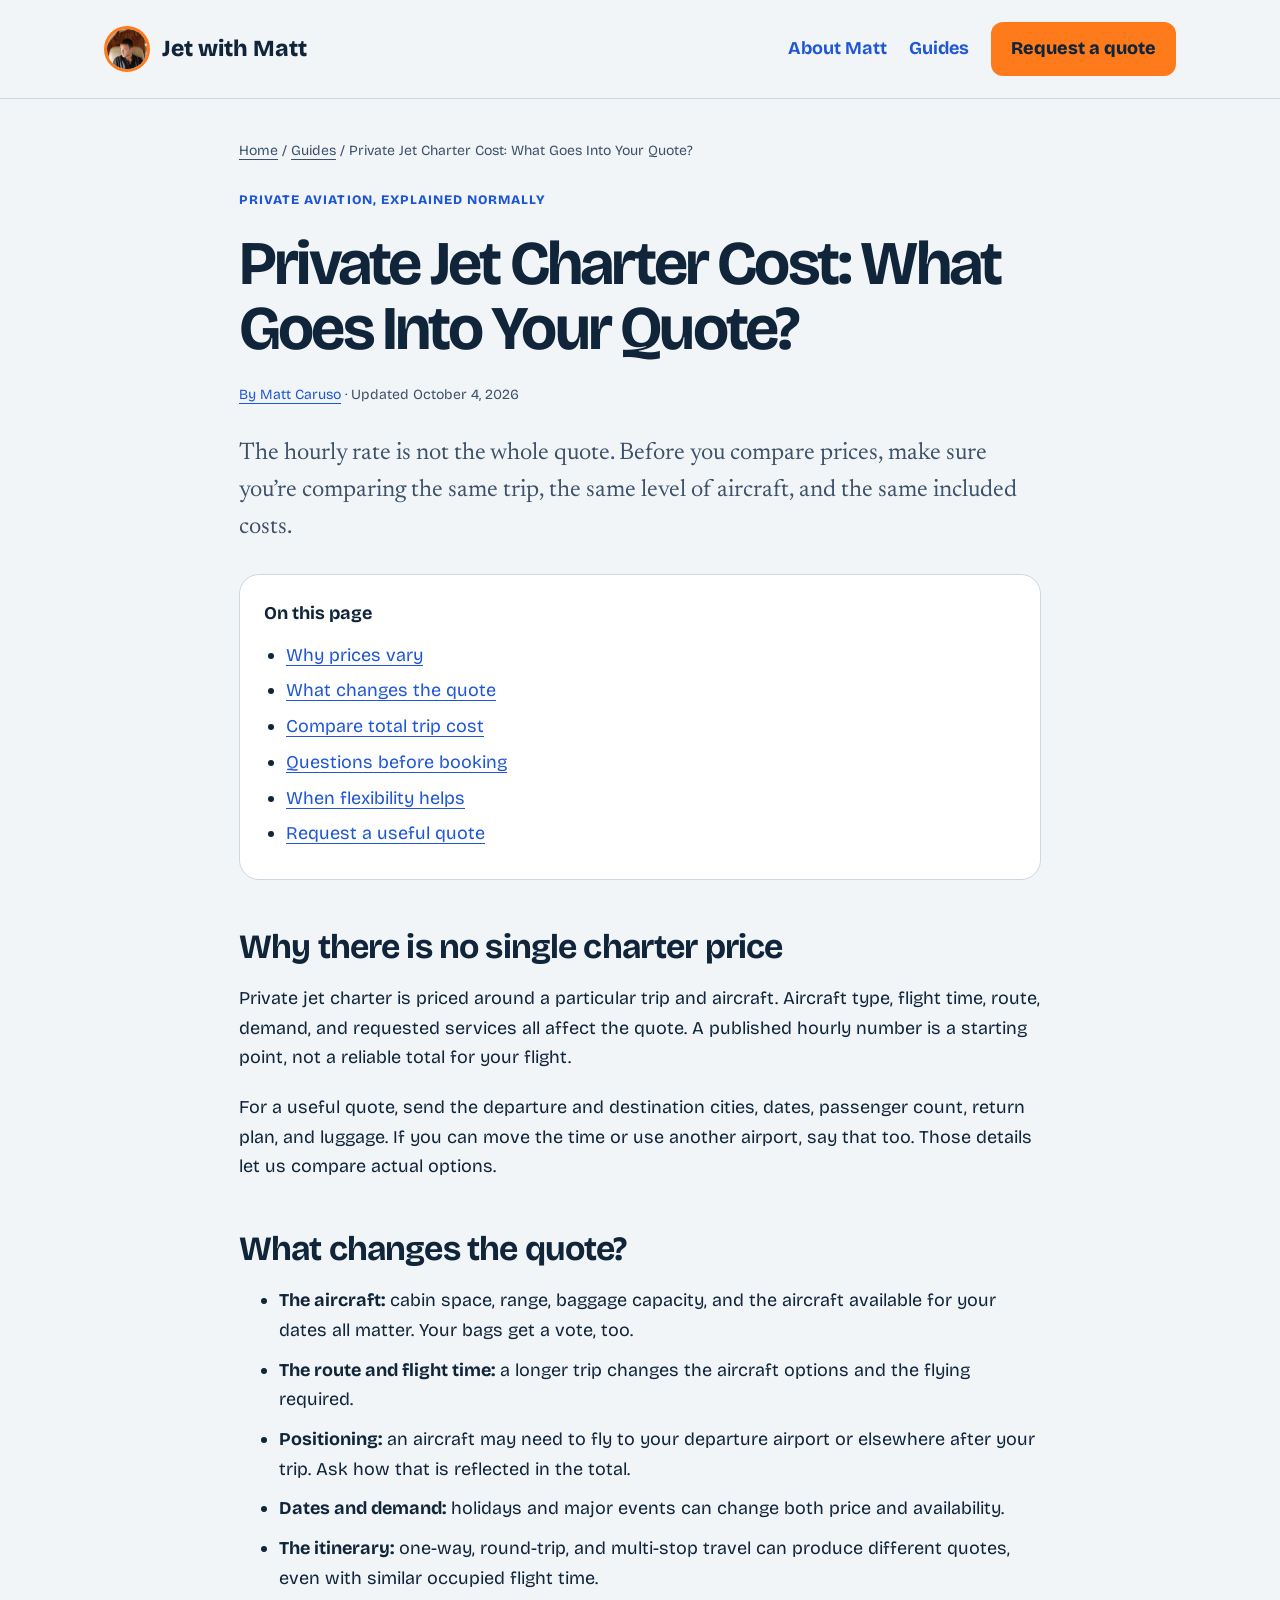
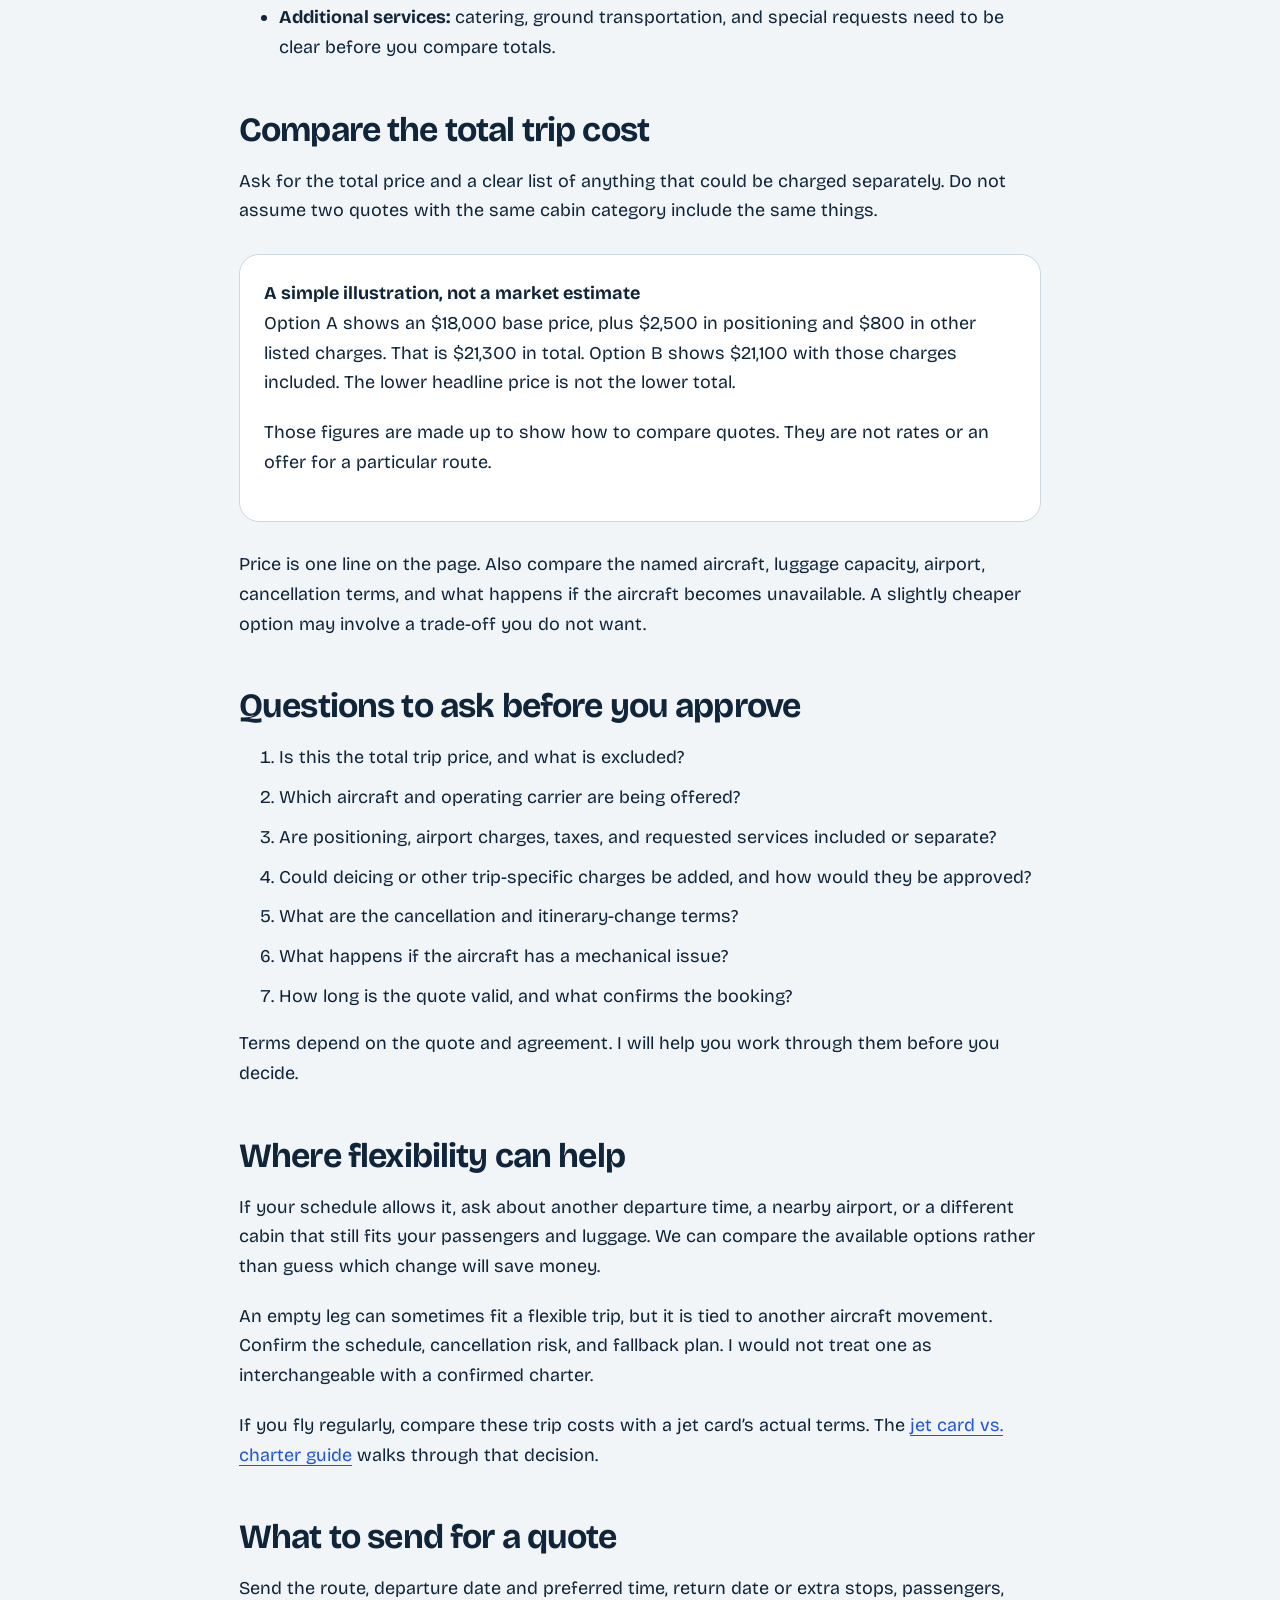
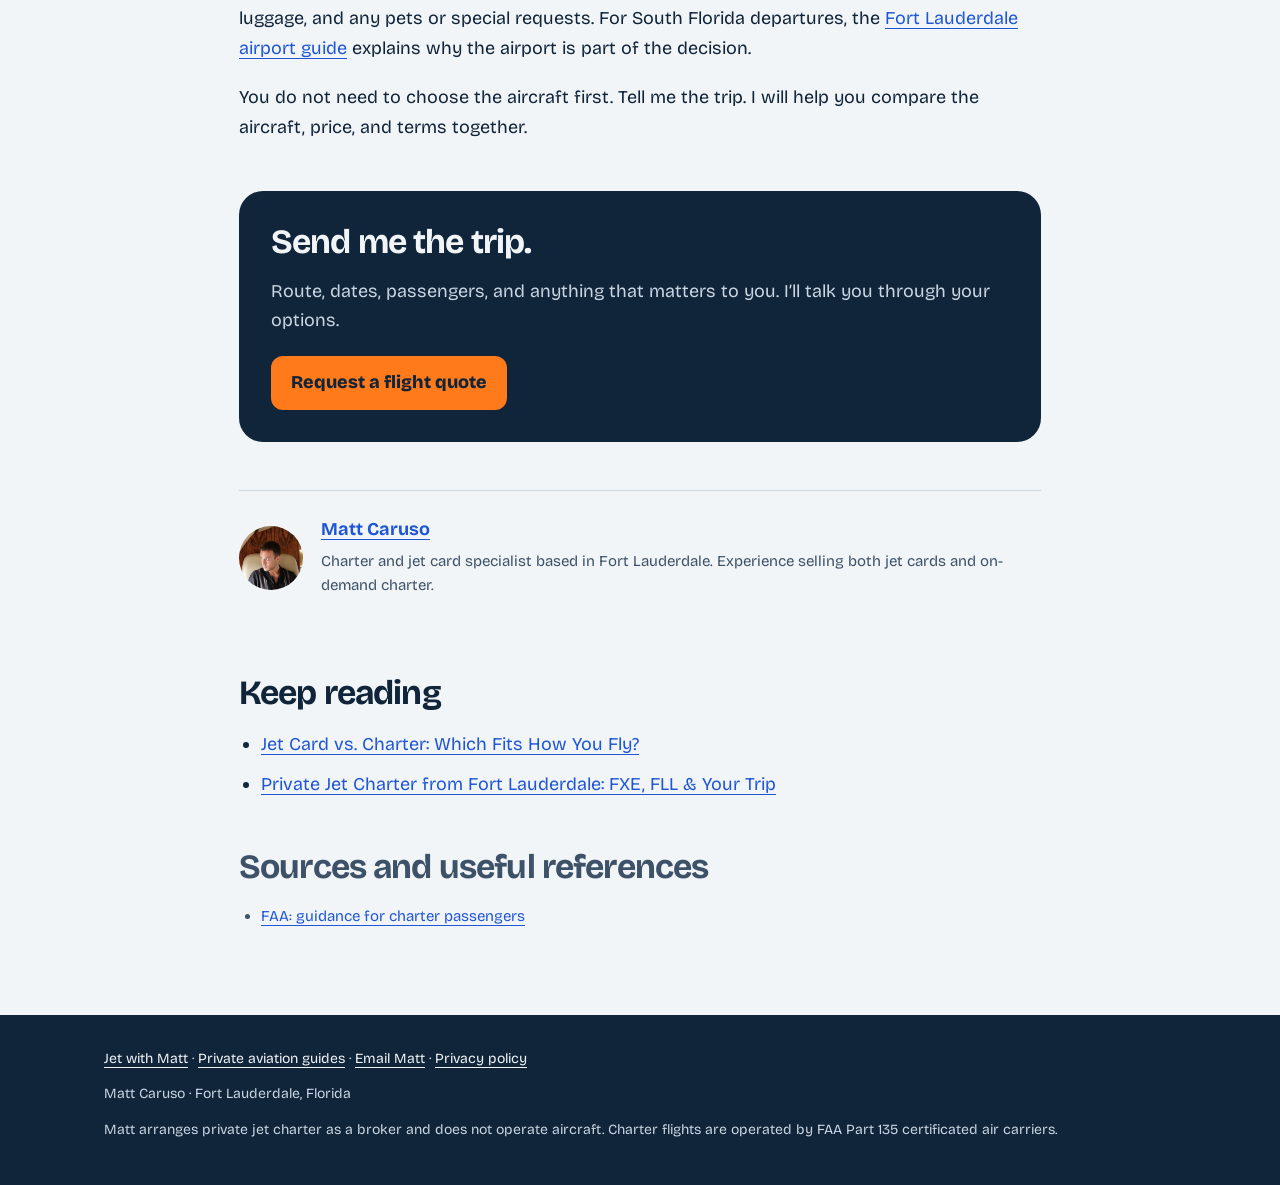
<file: blog/private-jet-charter-cost.html>
<!doctype html><html lang="en"><head><meta charset="utf-8"><meta name="viewport" content="width=device-width, initial-scale=1"><title>Private Jet Charter Cost: How Quotes Work | Jet With Matt</title><meta name="description" content="Learn what affects private jet charter cost, how to compare total trip prices, and which fees and booking terms to check before you approve a quote."><meta name="author" content="Matt Caruso"><link rel="canonical" href="https://jetwithmatt.com/blog/private-jet-charter-cost.html"><link rel="icon" href="/avatar.jpg"><meta property="og:title" content="Private Jet Charter Cost: What Goes Into Your Quote?"><meta property="og:description" content="Learn what affects private jet charter cost, how to compare total trip prices, and which fees and booking terms to check before you approve a quote."><meta property="og:type" content="article"><meta property="og:url" content="https://jetwithmatt.com/blog/private-jet-charter-cost.html"><meta property="og:site_name" content="Jet With Matt"><meta property="og:image" content="https://jetwithmatt.com/avatar.jpg"><meta property="og:image:alt" content="Matt Caruso, private jet charter and jet card specialist"><meta property="og:image:width" content="480"><meta property="og:image:height" content="480"><meta name="twitter:card" content="summary"><meta name="twitter:title" content="Private Jet Charter Cost: What Goes Into Your Quote?"><meta name="twitter:description" content="Learn what affects private jet charter cost, how to compare total trip prices, and which fees and booking terms to check before you approve a quote."><meta name="twitter:image" content="https://jetwithmatt.com/avatar.jpg"><link rel="preconnect" href="https://fonts.googleapis.com"><link rel="preconnect" href="https://fonts.gstatic.com" crossorigin><link href="https://fonts.googleapis.com/css2?family=Bricolage+Grotesque:opsz,wght@12..96,500;12..96,700;12..96,800&amp;family=Newsreader:ital,opsz,wght@0,6..72,400;0,6..72,500;1,6..72,400&amp;display=swap" rel="stylesheet"><link rel="stylesheet" href="/assets/guides.css"><script type="application/ld+json">{"@context": "https://schema.org", "@graph": [{"@type": "Article", "@id": "https://jetwithmatt.com/blog/private-jet-charter-cost.html#article", "headline": "Private Jet Charter Cost: What Goes Into Your Quote?", "description": "Learn what affects private jet charter cost, how to compare total trip prices, and which fees and booking terms to check before you approve a quote.", "author": {"@type": "Person", "@id": "https://jetwithmatt.com/#matt", "name": "Matt Caruso", "url": "https://jetwithmatt.com/#about"}, "publisher": {"@type": "Person", "@id": "https://jetwithmatt.com/#matt", "name": "Matt Caruso"}, "datePublished": "2026-10-05T02:58:13+00:00", "dateModified": "2026-10-05T02:58:13+00:00", "image": "https://jetwithmatt.com/avatar.jpg", "mainEntityOfPage": {"@type": "WebPage", "@id": "https://jetwithmatt.com/blog/private-jet-charter-cost.html"}}, {"@type": "BreadcrumbList", "itemListElement": [{"@type": "ListItem", "position": 1, "name": "Home", "item": "https://jetwithmatt.com/"}, {"@type": "ListItem", "position": 2, "name": "Private aviation guides", "item": "https://jetwithmatt.com/guides/"}, {"@type": "ListItem", "position": 3, "name": "Private Jet Charter Cost: What Goes Into Your Quote?", "item": "https://jetwithmatt.com/blog/private-jet-charter-cost.html"}]}]}</script></head><body><header class="top"><div class="wrap"><a class="brand" href="/"><img src="/avatar.jpg" width="480" height="480" alt="Matt Caruso"><span>Jet with Matt</span></a><nav class="nav" aria-label="Main"><a class="home-link" href="/#about">About Matt</a><a href="/guides/">Guides</a><a class="button" href="/#quote">Request a quote</a></nav></div></header><main><div class="breadcrumbs"><a href="/">Home</a> / <a href="/guides/">Guides</a> / Private Jet Charter Cost: What Goes Into Your Quote?</div><p class="eyebrow">Private aviation, explained normally</p><h1>Private Jet Charter Cost: What Goes Into Your Quote?</h1><p class="meta"><a href="/#about">By Matt Caruso</a> · <time datetime="2026-10-05T02:58:13+00:00">Updated October 4, 2026</time></p><p class="lead">The hourly rate is not the whole quote. Before you compare prices, make sure you’re comparing the same trip, the same level of aircraft, and the same included costs.</p><nav class="toc" aria-label="On this page"><strong>On this page</strong><ul><li><a href="#answer">Why prices vary</a></li><li><a href="#drivers">What changes the quote</a></li><li><a href="#total">Compare total trip cost</a></li><li><a href="#questions">Questions before booking</a></li><li><a href="#options">When flexibility helps</a></li><li><a href="#request">Request a useful quote</a></li></ul></nav>
<h2 id="answer">Why there is no single charter price</h2>
<p>Private jet charter is priced around a particular trip and aircraft. Aircraft type, flight time, route, demand, and requested services all affect the quote. A published hourly number is a starting point, not a reliable total for your flight.</p>
<p>For a useful quote, send the departure and destination cities, dates, passenger count, return plan, and luggage. If you can move the time or use another airport, say that too. Those details let us compare actual options.</p>
<h2 id="drivers">What changes the quote?</h2>
<ul><li><strong>The aircraft:</strong> cabin space, range, baggage capacity, and the aircraft available for your dates all matter. Your bags get a vote, too.</li><li><strong>The route and flight time:</strong> a longer trip changes the aircraft options and the flying required.</li><li><strong>Positioning:</strong> an aircraft may need to fly to your departure airport or elsewhere after your trip. Ask how that is reflected in the total.</li><li><strong>Dates and demand:</strong> holidays and major events can change both price and availability.</li><li><strong>The itinerary:</strong> one-way, round-trip, and multi-stop travel can produce different quotes, even with similar occupied flight time.</li><li><strong>Additional services:</strong> catering, ground transportation, and special requests need to be clear before you compare totals.</li></ul>
<h2 id="total">Compare the total trip cost</h2>
<p>Ask for the total price and a clear list of anything that could be charged separately. Do not assume two quotes with the same cabin category include the same things.</p>
<div class="note"><strong>A simple illustration, not a market estimate</strong><p>Option A shows an $18,000 base price, plus $2,500 in positioning and $800 in other listed charges. That is $21,300 in total. Option B shows $21,100 with those charges included. The lower headline price is not the lower total.</p><p>Those figures are made up to show how to compare quotes. They are not rates or an offer for a particular route.</p></div>
<p>Price is one line on the page. Also compare the named aircraft, luggage capacity, airport, cancellation terms, and what happens if the aircraft becomes unavailable. A slightly cheaper option may involve a trade-off you do not want.</p>
<h2 id="questions">Questions to ask before you approve</h2>
<ol><li>Is this the total trip price, and what is excluded?</li><li>Which aircraft and operating carrier are being offered?</li><li>Are positioning, airport charges, taxes, and requested services included or separate?</li><li>Could deicing or other trip-specific charges be added, and how would they be approved?</li><li>What are the cancellation and itinerary-change terms?</li><li>What happens if the aircraft has a mechanical issue?</li><li>How long is the quote valid, and what confirms the booking?</li></ol>
<p>Terms depend on the quote and agreement. I will help you work through them before you decide.</p>
<h2 id="options">Where flexibility can help</h2>
<p>If your schedule allows it, ask about another departure time, a nearby airport, or a different cabin that still fits your passengers and luggage. We can compare the available options rather than guess which change will save money.</p>
<p>An empty leg can sometimes fit a flexible trip, but it is tied to another aircraft movement. Confirm the schedule, cancellation risk, and fallback plan. I would not treat one as interchangeable with a confirmed charter.</p>
<p>If you fly regularly, compare these trip costs with a jet card’s actual terms. The <a href="/blog/jet-card-vs-charter.html">jet card vs. charter guide</a> walks through that decision.</p>
<h2 id="request">What to send for a quote</h2>
<p>Send the route, departure date and preferred time, return date or extra stops, passengers, luggage, and any pets or special requests. For South Florida departures, the <a href="/blog/fort-lauderdale-private-jet-charter.html">Fort Lauderdale airport guide</a> explains why the airport is part of the decision.</p>
<p>You do not need to choose the aircraft first. Tell me the trip. I will help you compare the aircraft, price, and terms together.</p>
<section class="cta"><h2>Send me the trip.</h2><p>Route, dates, passengers, and anything that matters to you. I’ll talk you through your options.</p><a class="button" href="/#quote">Request a flight quote</a></section><aside class="author" aria-label="About the author"><img src="/avatar.jpg" width="480" height="480" loading="lazy" alt="Matt Caruso"><div><strong><a href="/#about">Matt Caruso</a></strong><p>Charter and jet card specialist based in Fort Lauderdale. Experience selling both jet cards and on-demand charter.</p></div></aside><section class="related"><h2>Keep reading</h2><ul><li><a href="/blog/jet-card-vs-charter.html">Jet Card vs. Charter: Which Fits How You Fly?</a></li><li><a href="/blog/fort-lauderdale-private-jet-charter.html">Private Jet Charter from Fort Lauderdale: FXE, FLL &amp; Your Trip</a></li></ul></section><section class="sources"><h2>Sources and useful references</h2><ul><li><a href="https://www.faa.gov/about/initiatives/safecharteroperations/thinking-chartering-aircraft" target="_blank" rel="noopener">FAA: guidance for charter passengers</a></li></ul></section></main><footer><div class="wrap"><p><a href="/">Jet with Matt</a> · <a href="/guides/">Private aviation guides</a> · <a href="mailto:jetwithmatt@gmail.com">Email Matt</a> · <a href="/privacy.html">Privacy policy</a></p><p>Matt Caruso · Fort Lauderdale, Florida</p><p>Matt arranges private jet charter as a broker and does not operate aircraft. Charter flights are operated by FAA Part 135 certificated air carriers.</p></div></footer></body></html>
</file>
<file: assets/guides.css>
:root{--paper:#f2f5f7;--ink:#10243a;--soft:#3d5168;--orange:#ff7a1a;--blue:#1f56d6;--line:#cdd8e0;--white:#fff}*{box-sizing:border-box}html{scroll-behavior:smooth}body{margin:0;background:var(--paper);color:var(--ink);font:18px/1.65 "Bricolage Grotesque",Arial,sans-serif}a{color:var(--blue);text-underline-offset:4px}a:focus-visible{outline:3px solid var(--orange);outline-offset:5px}.wrap{max-width:1120px;margin:auto;padding:0 24px}.top{padding:22px 0;border-bottom:1px solid var(--line)}.top .wrap{display:flex;align-items:center;justify-content:space-between;gap:20px}.brand{display:flex;align-items:center;gap:12px;font-size:23px;font-weight:800;color:var(--ink);text-decoration:none;line-height:1.15}.brand img{border:3px solid var(--orange);border-radius:50%;width:46px;height:46px;object-fit:cover}.nav{display:flex;gap:22px;align-items:center}.nav a{text-decoration:none;font-weight:700}.nav .button,.button{display:inline-block;padding:12px 20px;border-radius:12px;background:var(--orange);color:var(--ink);font-weight:800;text-decoration:none}.nav .button:hover,.button:hover{background:var(--blue);color:white}main{max-width:850px;margin:auto;padding:40px 24px 72px}.breadcrumbs{font-size:14px;margin-bottom:28px;color:var(--soft)}.breadcrumbs a{color:var(--soft)}.eyebrow{font-size:13px;font-weight:800;color:var(--blue);letter-spacing:.08em;text-transform:uppercase}h1{font-size:clamp(36px,6vw,62px);letter-spacing:-.045em;line-height:1.05;margin:14px 0 22px;max-width:20ch}h2{font-size:clamp(26px,4vw,34px);line-height:1.12;letter-spacing:-.025em;margin:48px 0 18px}h3{font-size:23px;line-height:1.2;margin:30px 0 12px}p{margin:0 0 20px}.meta{font-size:14px;color:var(--soft);margin-bottom:28px}.lead{font:24px/1.55 "Newsreader",Georgia,serif;color:var(--soft)}.toc,.note{padding:24px;background:var(--white);border:1px solid var(--line);border-radius:20px;margin:28px 0}.toc strong{display:block}.toc ul{margin:12px 0 0;padding-left:22px}.toc li{margin:6px 0}.table-wrap{overflow:auto;margin:28px 0;border:1px solid var(--line);border-radius:16px}table{border-collapse:collapse;width:100%;min-width:480px;font-size:16px}th,td{padding:16px;text-align:left;vertical-align:top;border-bottom:1px solid var(--line)}th{background:var(--ink);color:var(--paper)}tr:last-child td{border:0}li{margin-bottom:10px}figure{margin:28px 0}blockquote{border-left:4px solid var(--orange);padding:8px 0 8px 24px;margin:30px 0;font:24px/1.5 "Newsreader",Georgia,serif}.cta{background:var(--ink);color:var(--paper);border-radius:24px;padding:32px;margin:48px 0}.cta h2{margin:0 0 16px}.cta p{color:#c9d6e2}.author{display:flex;align-items:center;gap:18px;padding:24px 0;border-top:1px solid var(--line);margin-top:32px}.author img{width:64px;height:64px;object-fit:cover;border-radius:50%;flex:none}.author p{margin:4px 0;font-size:15px;color:var(--soft)}.related ul,.sources ul{padding-left:22px}.sources{font-size:15px;color:var(--soft)}footer{background:var(--ink);color:#c9d6e2;padding:32px 0;font-size:14px}footer a{color:var(--paper)}footer p{margin:0 0 12px}.guide-grid{display:grid;gap:20px;margin:32px 0}.guide-card{display:block;padding:28px;border:2px solid var(--line);background:var(--white);border-radius:22px;text-decoration:none;color:var(--ink);transition:transform .3s,border-color .3s}.guide-card:hover{transform:translateY(-4px);border-color:var(--orange)}.guide-card h3{margin:0 0 14px}.guide-card p{color:var(--soft)}.read{font-weight:800;color:var(--blue)}@media(max-width:600px){.top .wrap{gap:10px}.brand{font-size:18px}.nav{gap:12px;font-size:14px}.nav .button{padding:10px 12px}.nav .home-link{display:none}main{padding-top:28px}.lead{font-size:22px}.cta{padding:24px}.author{align-items:flex-start}}@media(prefers-reduced-motion:reduce){html{scroll-behavior:auto}.guide-card:hover{transform:none}}
</file>
